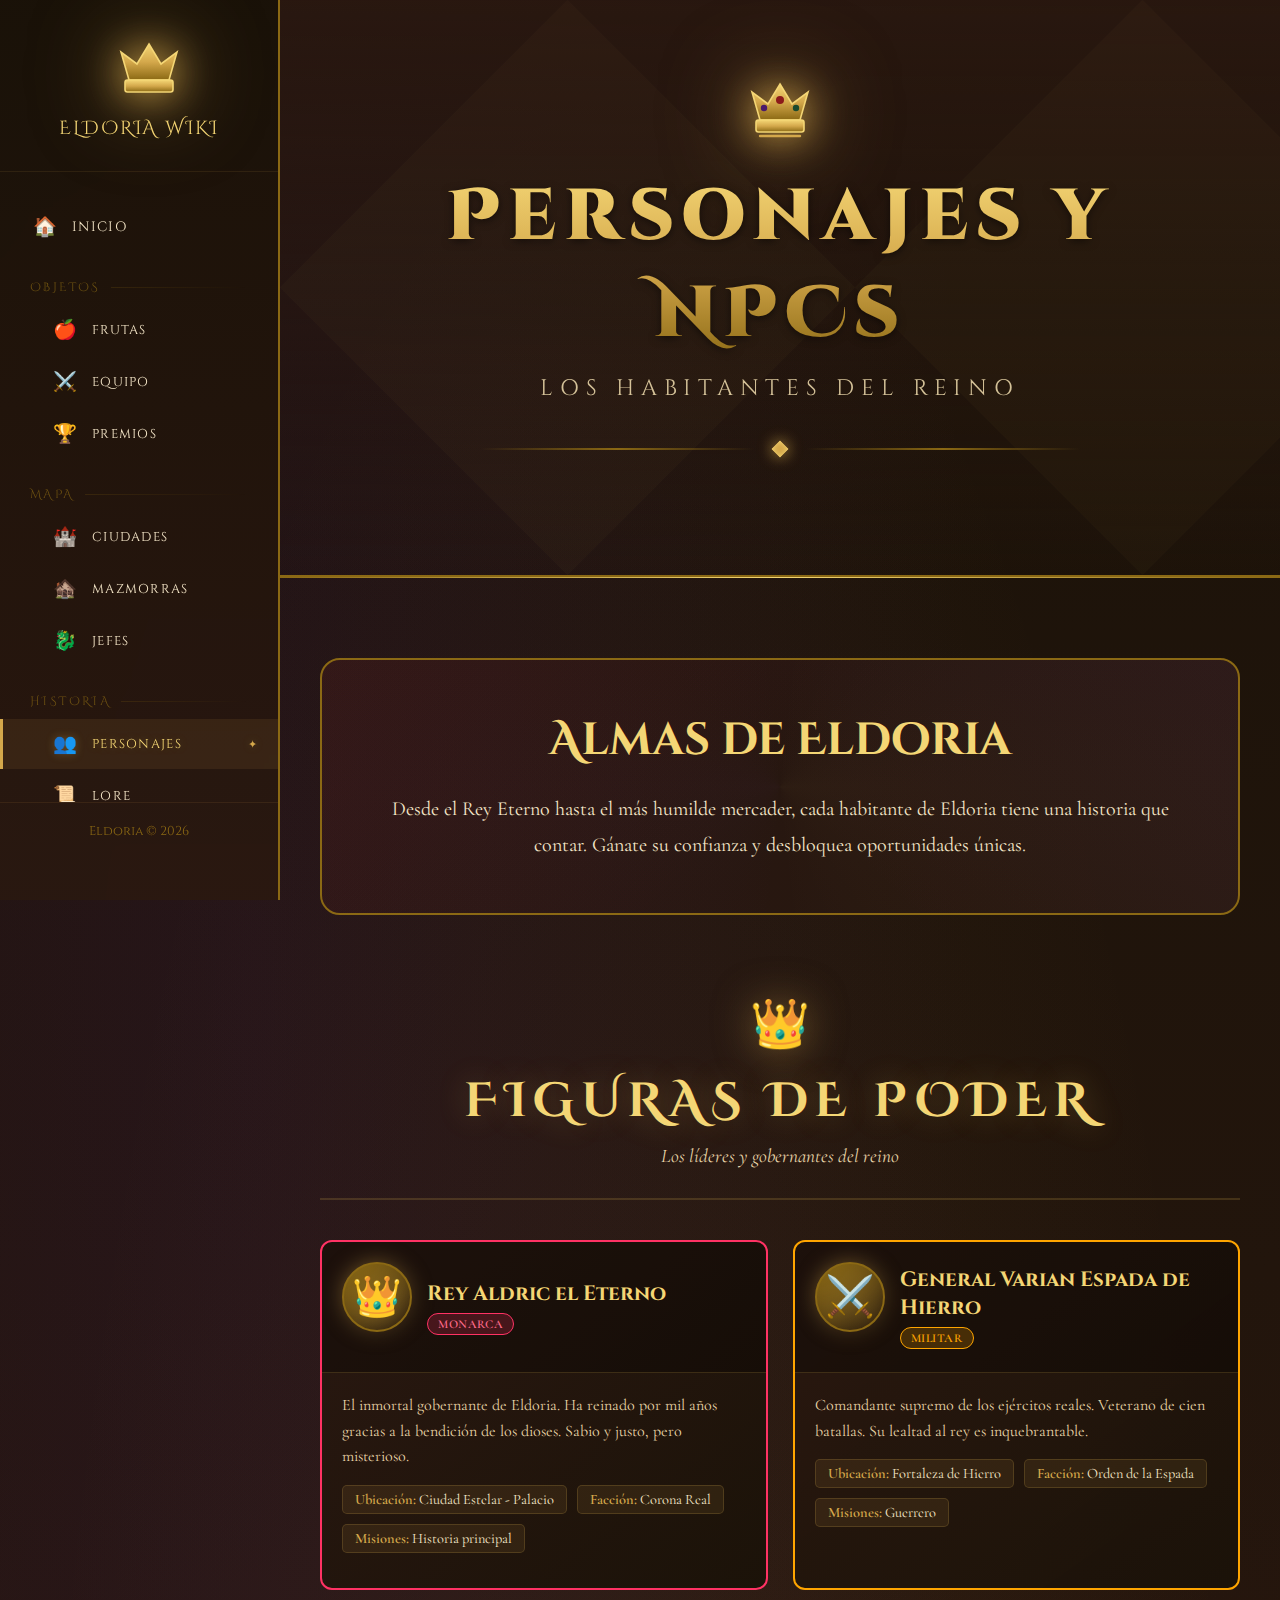
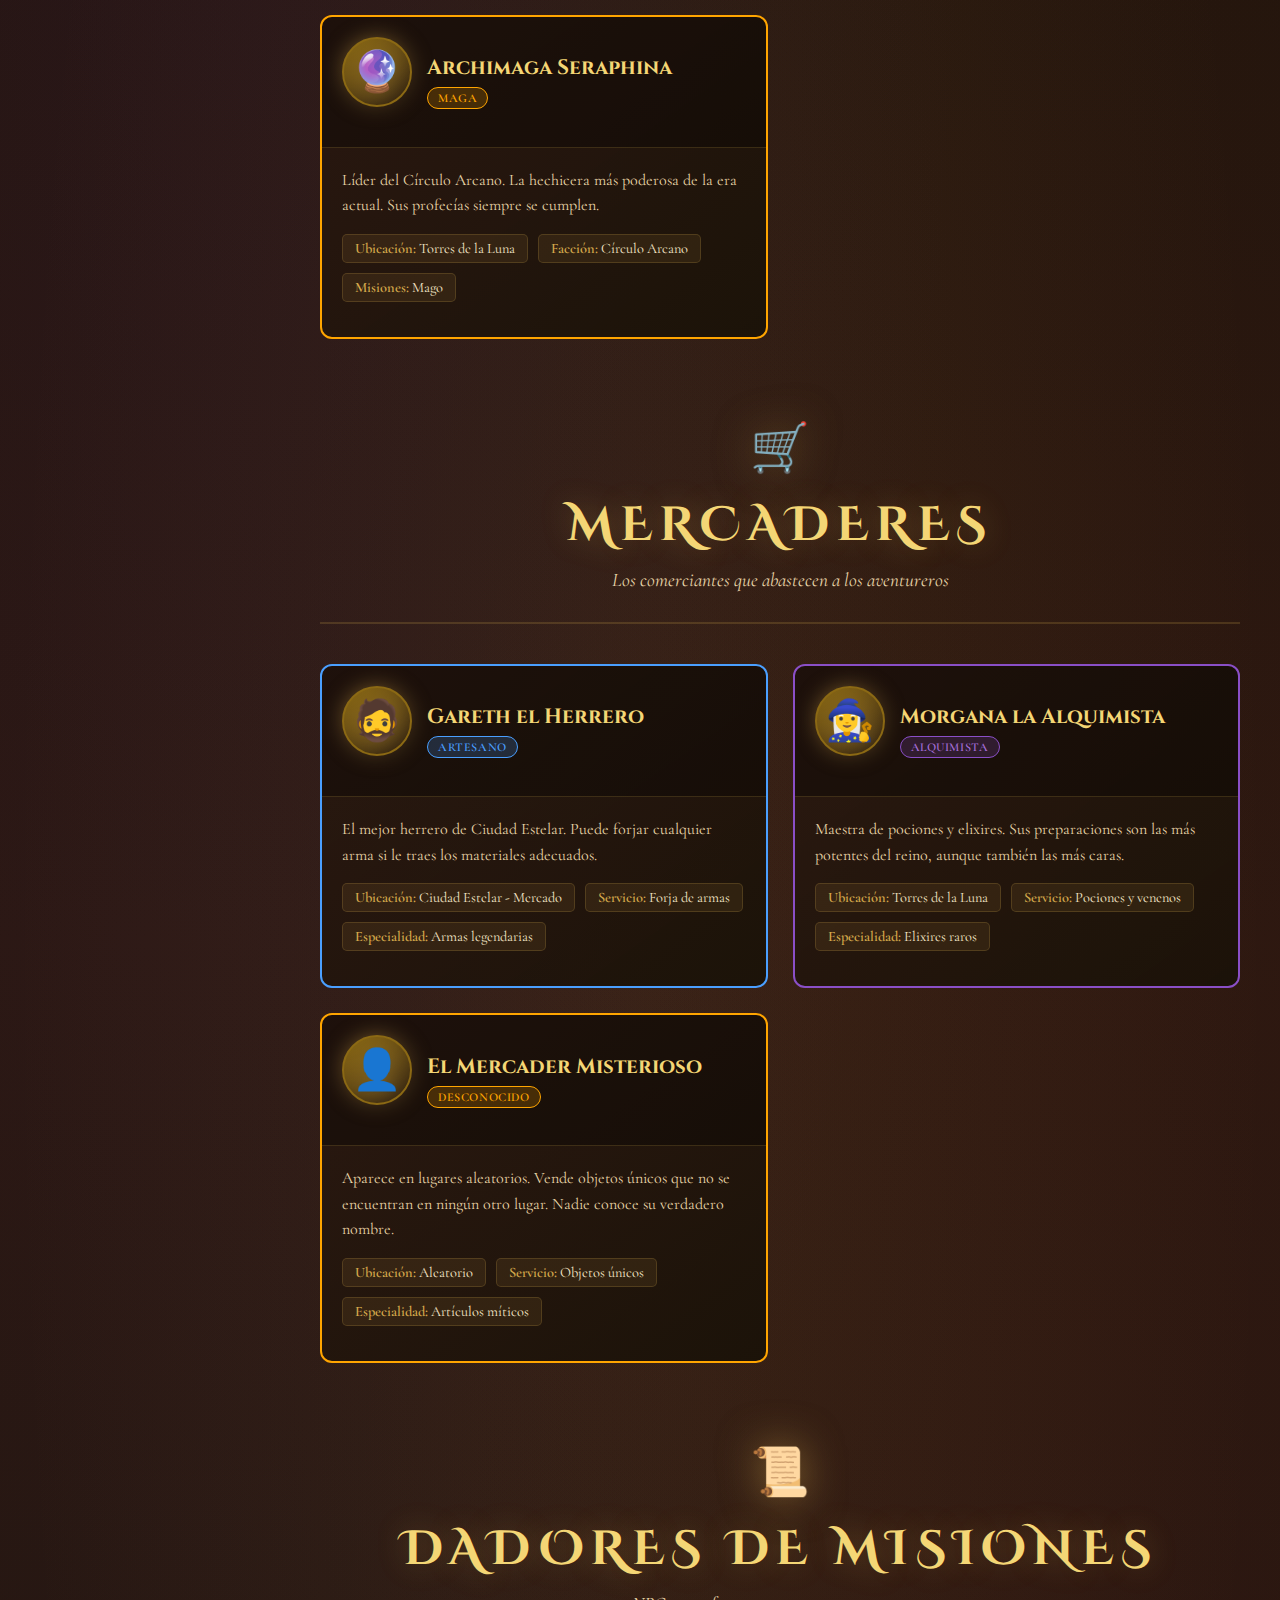
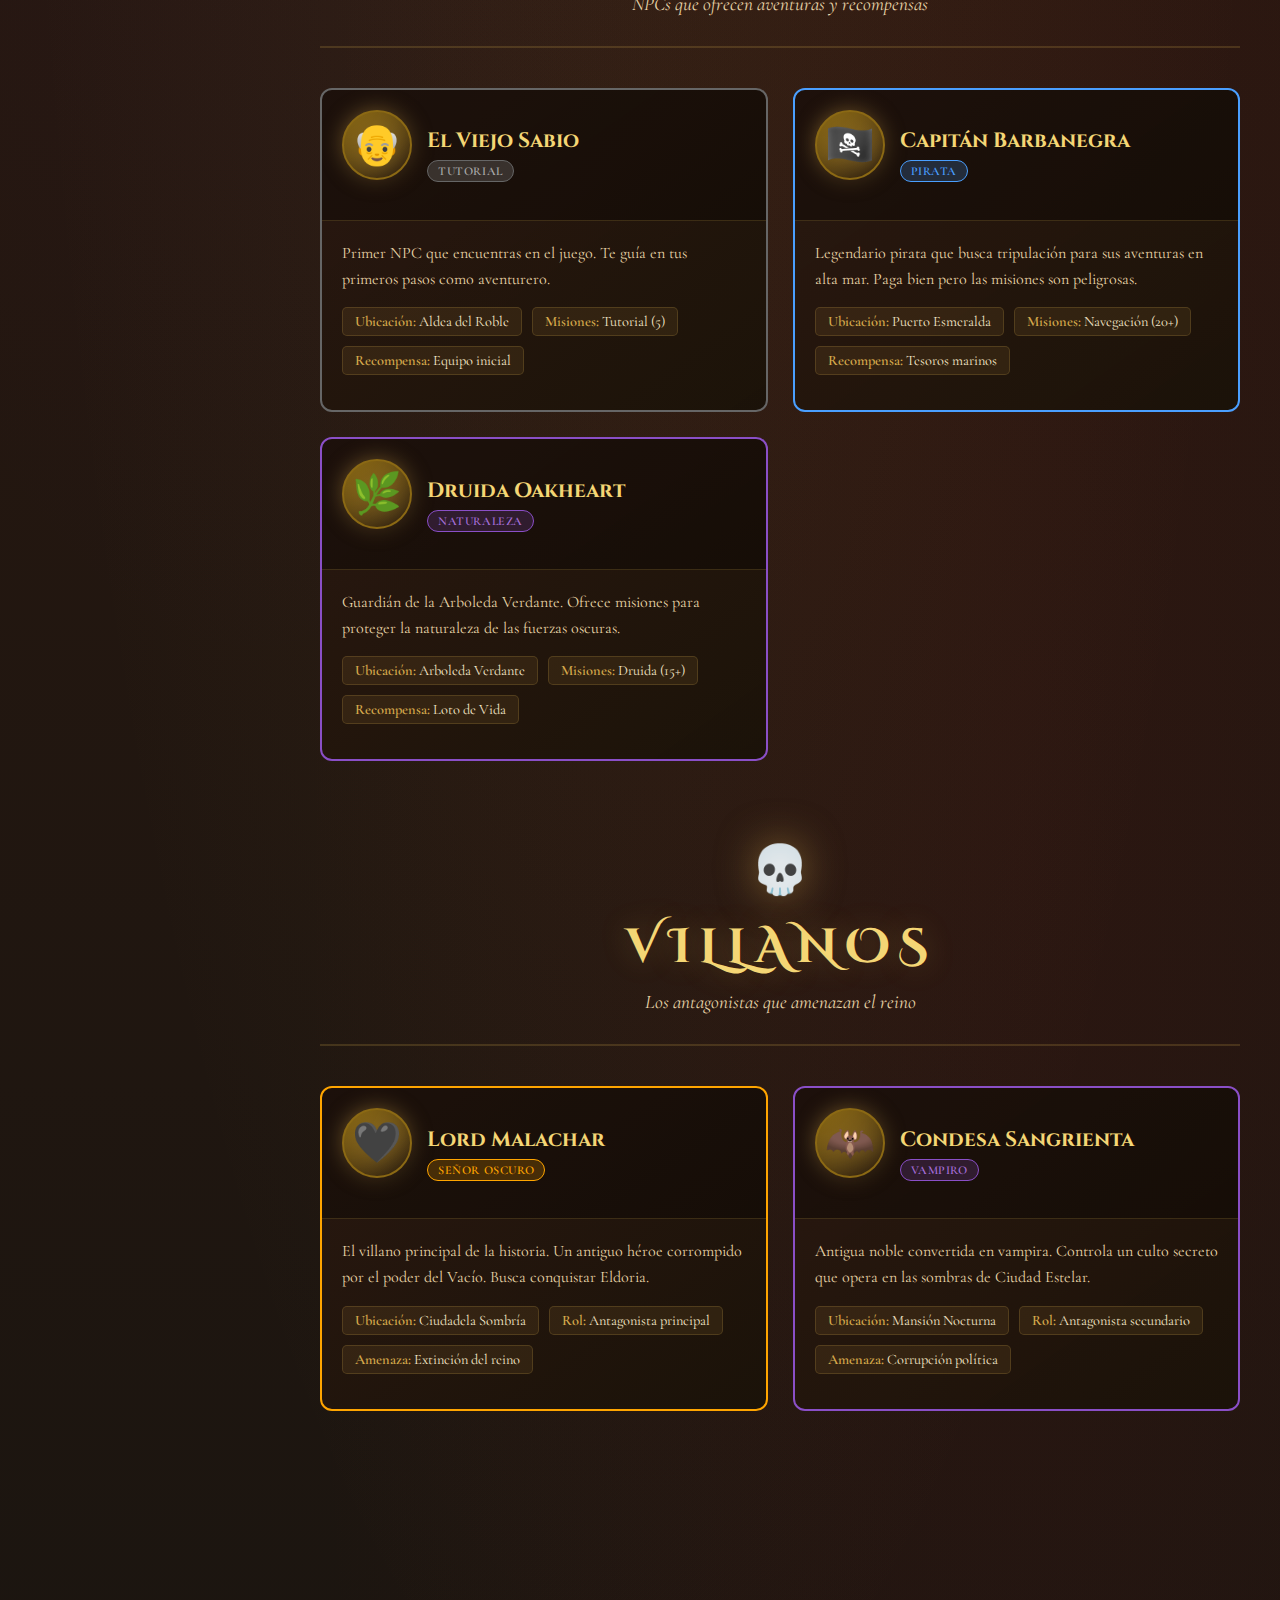
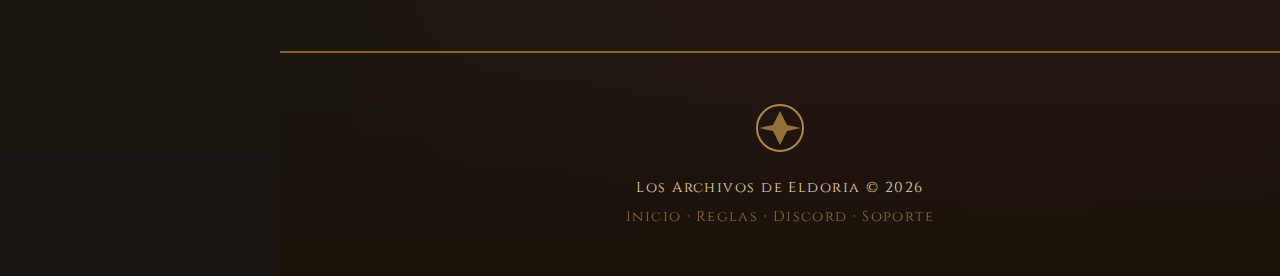
<file: sections/history/characters.html>
<!DOCTYPE html>
<html lang="es">

<head>
    <meta charset="UTF-8">
    <meta name="viewport" content="width=device-width, initial-scale=1.0">
    <meta name="description" content="Personajes de Eldoria - Conoce a los héroes, villanos y NPCs del reino.">
    <link rel="preconnect" href="https://fonts.googleapis.com">
    <link rel="preconnect" href="https://fonts.gstatic.com" crossorigin>
    <link
        href="https://fonts.googleapis.com/css2?family=Cinzel+Decorative:wght@400;700;900&family=Cinzel:wght@400;500;600;700&family=Cormorant+Garamond:ital,wght@0,400;0,500;0,600;1,400;1,500&display=swap"
        rel="stylesheet">
    <title>Personajes - Eldoria Wiki</title>
    <link rel="stylesheet" href="../../css/styles.css">
</head>

<body>
    <div class="particles" id="particles"></div>

    <header>
        <div class="logo-container">
            <a href="../../index.html" class="home-link">
                <svg class="crown-icon" viewBox="0 0 100 80" fill="none" xmlns="http://www.w3.org/2000/svg">
                    <defs>
                        <linearGradient id="goldGrad" x1="0%" y1="0%" x2="0%" y2="100%">
                            <stop offset="0%" stop-color="#f4d675" />
                            <stop offset="50%" stop-color="#d4a84b" />
                            <stop offset="100%" stop-color="#8b6914" />
                        </linearGradient>
                    </defs>
                    <path d="M50 5L65 30L85 15L75 50H25L15 15L35 30L50 5Z" fill="url(#goldGrad)" stroke="#f4d675"
                        stroke-width="2" />
                    <rect x="20" y="50" width="60" height="15" rx="3" fill="url(#goldGrad)" stroke="#f4d675"
                        stroke-width="2" />
                    <circle cx="50" cy="25" r="5" fill="#8b1a1a" />
                    <circle cx="30" cy="35" r="4" fill="#4a1a6b" />
                    <circle cx="70" cy="35" r="4" fill="#1a4a2e" />
                    <path d="M25 70H75" stroke="#d4a84b" stroke-width="3" stroke-linecap="round" />
                </svg>
            </a>
        </div>
        <h1>Personajes y NPCs</h1>
        <p class="subtitle">Los Habitantes del Reino</p>
        <div class="divider">
            <div class="divider-line"></div>
            <div class="divider-gem"></div>
            <div class="divider-line"></div>
        </div>
    </header>

    <aside class="sidebar">
        <div class="sidebar-header">
            <div class="sidebar-logo">
                <svg class="crown-icon" viewBox="0 0 100 80" fill="none" xmlns="http://www.w3.org/2000/svg">
                    <defs>
                        <linearGradient id="sidebarGoldGrad" x1="0%" y1="0%" x2="0%" y2="100%">
                            <stop offset="0%" stop-color="#f4d675" />
                            <stop offset="50%" stop-color="#d4a84b" />
                            <stop offset="100%" stop-color="#8b6914" />
                        </linearGradient>
                    </defs>
                    <path d="M50 5L65 30L85 15L75 50H25L15 15L35 30L50 5Z" fill="url(#sidebarGoldGrad)" stroke="#f4d675"
                        stroke-width="2" />
                    <rect x="20" y="50" width="60" height="15" rx="3" fill="url(#sidebarGoldGrad)" stroke="#f4d675"
                        stroke-width="2" />
                </svg>
            </div>
            <div class="sidebar-title">Eldoria Wiki</div>
        </div>
        <ul class="sidebar-menu">
            <li class="sidebar-item">
                <a href="../../index.html" class="sidebar-link">
                    <span class="sidebar-icon">🏠</span>
                    <span>Inicio</span>
                </a>
            </li>

            <li class="sidebar-section-header">Objetos</li>
            <li class="sidebar-item">
                <a href="../items/fruits.html" class="sidebar-link sidebar-link-sub">
                    <span class="sidebar-icon">🍎</span>
                    <span>Frutas</span>
                </a>
            </li>
            <li class="sidebar-item">
                <a href="../items/equipment.html" class="sidebar-link sidebar-link-sub">
                    <span class="sidebar-icon">⚔️</span>
                    <span>Equipo</span>
                </a>
            </li>
            <li class="sidebar-item">
                <a href="../items/rewards.html" class="sidebar-link sidebar-link-sub">
                    <span class="sidebar-icon">🏆</span>
                    <span>Premios</span>
                </a>
            </li>

            <li class="sidebar-section-header">Mapa</li>
            <li class="sidebar-item">
                <a href="../map/cities.html" class="sidebar-link sidebar-link-sub">
                    <span class="sidebar-icon">🏰</span>
                    <span>Ciudades</span>
                </a>
            </li>
            <li class="sidebar-item">
                <a href="../map/dungeons.html" class="sidebar-link sidebar-link-sub">
                    <span class="sidebar-icon">🏚️</span>
                    <span>Mazmorras</span>
                </a>
            </li>
            <li class="sidebar-item">
                <a href="../map/bossarenas.html" class="sidebar-link sidebar-link-sub">
                    <span class="sidebar-icon">🐉</span>
                    <span>Jefes</span>
                </a>
            </li>

            <li class="sidebar-section-header">Historia</li>
            <li class="sidebar-item">
                <a href="characters.html" class="sidebar-link sidebar-link-sub active">
                    <span class="sidebar-icon">👥</span>
                    <span>Personajes</span>
                </a>
            </li>
            <li class="sidebar-item">
                <a href="lore.html" class="sidebar-link sidebar-link-sub">
                    <span class="sidebar-icon">📜</span>
                    <span>Lore</span>
                </a>
            </li>
        </ul>
        <div class="sidebar-footer">
            <p>Eldoria &copy; 2026</p>
        </div>
    </aside>

    <main>
        <section class="welcome">
            <h2>Almas de Eldoria</h2>
            <p>Desde el Rey Eterno hasta el más humilde mercader, cada habitante de Eldoria tiene una historia que
                contar. Gánate su confianza y desbloquea oportunidades únicas.</p>
        </section>

        <!-- FIGURAS DE PODER -->
        <section class="category-section">
            <div class="category-header">
                <div class="category-icon">👑</div>
                <h2>Figuras de Poder</h2>
                <p class="category-desc">Los líderes y gobernantes del reino</p>
            </div>
            <div class="content-grid">
                <article class="content-card rarity-mythic">
                    <div class="card-header">
                        <span class="card-icon">👑</span>
                        <div class="card-title">
                            <h3>Rey Aldric el Eterno</h3>
                            <span class="rarity-tag">Monarca</span>
                        </div>
                    </div>
                    <div class="card-body">
                        <p class="card-description">El inmortal gobernante de Eldoria. Ha reinado por mil años gracias a
                            la bendición de los dioses. Sabio y justo, pero misterioso.</p>
                        <div class="card-stats">
                            <div class="stat"><span class="stat-label">Ubicación:</span> Ciudad Estelar - Palacio</div>
                            <div class="stat"><span class="stat-label">Facción:</span> Corona Real</div>
                            <div class="stat"><span class="stat-label">Misiones:</span> Historia principal</div>
                        </div>
                    </div>
                </article>

                <article class="content-card rarity-legendary">
                    <div class="card-header">
                        <span class="card-icon">⚔️</span>
                        <div class="card-title">
                            <h3>General Varian Espada de Hierro</h3>
                            <span class="rarity-tag">Militar</span>
                        </div>
                    </div>
                    <div class="card-body">
                        <p class="card-description">Comandante supremo de los ejércitos reales. Veterano de cien
                            batallas. Su lealtad al rey es inquebrantable.</p>
                        <div class="card-stats">
                            <div class="stat"><span class="stat-label">Ubicación:</span> Fortaleza de Hierro</div>
                            <div class="stat"><span class="stat-label">Facción:</span> Orden de la Espada</div>
                            <div class="stat"><span class="stat-label">Misiones:</span> Guerrero</div>
                        </div>
                    </div>
                </article>

                <article class="content-card rarity-legendary">
                    <div class="card-header">
                        <span class="card-icon">🔮</span>
                        <div class="card-title">
                            <h3>Archimaga Seraphina</h3>
                            <span class="rarity-tag">Maga</span>
                        </div>
                    </div>
                    <div class="card-body">
                        <p class="card-description">Líder del Círculo Arcano. La hechicera más poderosa de la era
                            actual. Sus profecías siempre se cumplen.</p>
                        <div class="card-stats">
                            <div class="stat"><span class="stat-label">Ubicación:</span> Torres de la Luna</div>
                            <div class="stat"><span class="stat-label">Facción:</span> Círculo Arcano</div>
                            <div class="stat"><span class="stat-label">Misiones:</span> Mago</div>
                        </div>
                    </div>
                </article>
            </div>
        </section>

        <!-- MERCADERES -->
        <section class="category-section">
            <div class="category-header">
                <div class="category-icon">🛒</div>
                <h2>Mercaderes</h2>
                <p class="category-desc">Los comerciantes que abastecen a los aventureros</p>
            </div>
            <div class="content-grid">
                <article class="content-card rarity-rare">
                    <div class="card-header">
                        <span class="card-icon">🧔</span>
                        <div class="card-title">
                            <h3>Gareth el Herrero</h3>
                            <span class="rarity-tag">Artesano</span>
                        </div>
                    </div>
                    <div class="card-body">
                        <p class="card-description">El mejor herrero de Ciudad Estelar. Puede forjar cualquier arma si
                            le traes los materiales adecuados.</p>
                        <div class="card-stats">
                            <div class="stat"><span class="stat-label">Ubicación:</span> Ciudad Estelar - Mercado</div>
                            <div class="stat"><span class="stat-label">Servicio:</span> Forja de armas</div>
                            <div class="stat"><span class="stat-label">Especialidad:</span> Armas legendarias</div>
                        </div>
                    </div>
                </article>

                <article class="content-card rarity-epic">
                    <div class="card-header">
                        <span class="card-icon">🧙‍♀️</span>
                        <div class="card-title">
                            <h3>Morgana la Alquimista</h3>
                            <span class="rarity-tag">Alquimista</span>
                        </div>
                    </div>
                    <div class="card-body">
                        <p class="card-description">Maestra de pociones y elixires. Sus preparaciones son las más
                            potentes del reino, aunque también las más caras.</p>
                        <div class="card-stats">
                            <div class="stat"><span class="stat-label">Ubicación:</span> Torres de la Luna</div>
                            <div class="stat"><span class="stat-label">Servicio:</span> Pociones y venenos</div>
                            <div class="stat"><span class="stat-label">Especialidad:</span> Elixires raros</div>
                        </div>
                    </div>
                </article>

                <article class="content-card rarity-legendary">
                    <div class="card-header">
                        <span class="card-icon">👤</span>
                        <div class="card-title">
                            <h3>El Mercader Misterioso</h3>
                            <span class="rarity-tag">Desconocido</span>
                        </div>
                    </div>
                    <div class="card-body">
                        <p class="card-description">Aparece en lugares aleatorios. Vende objetos únicos que no se
                            encuentran en ningún otro lugar. Nadie conoce su verdadero nombre.</p>
                        <div class="card-stats">
                            <div class="stat"><span class="stat-label">Ubicación:</span> Aleatorio</div>
                            <div class="stat"><span class="stat-label">Servicio:</span> Objetos únicos</div>
                            <div class="stat"><span class="stat-label">Especialidad:</span> Artículos míticos</div>
                        </div>
                    </div>
                </article>
            </div>
        </section>

        <!-- DADORES DE MISIONES -->
        <section class="category-section">
            <div class="category-header">
                <div class="category-icon">📜</div>
                <h2>Dadores de Misiones</h2>
                <p class="category-desc">NPCs que ofrecen aventuras y recompensas</p>
            </div>
            <div class="content-grid">
                <article class="content-card rarity-common">
                    <div class="card-header">
                        <span class="card-icon">👴</span>
                        <div class="card-title">
                            <h3>El Viejo Sabio</h3>
                            <span class="rarity-tag">Tutorial</span>
                        </div>
                    </div>
                    <div class="card-body">
                        <p class="card-description">Primer NPC que encuentras en el juego. Te guía en tus primeros pasos
                            como aventurero.</p>
                        <div class="card-stats">
                            <div class="stat"><span class="stat-label">Ubicación:</span> Aldea del Roble</div>
                            <div class="stat"><span class="stat-label">Misiones:</span> Tutorial (5)</div>
                            <div class="stat"><span class="stat-label">Recompensa:</span> Equipo inicial</div>
                        </div>
                    </div>
                </article>

                <article class="content-card rarity-rare">
                    <div class="card-header">
                        <span class="card-icon">🏴‍☠️</span>
                        <div class="card-title">
                            <h3>Capitán Barbanegra</h3>
                            <span class="rarity-tag">Pirata</span>
                        </div>
                    </div>
                    <div class="card-body">
                        <p class="card-description">Legendario pirata que busca tripulación para sus aventuras en alta
                            mar. Paga bien pero las misiones son peligrosas.</p>
                        <div class="card-stats">
                            <div class="stat"><span class="stat-label">Ubicación:</span> Puerto Esmeralda</div>
                            <div class="stat"><span class="stat-label">Misiones:</span> Navegación (20+)</div>
                            <div class="stat"><span class="stat-label">Recompensa:</span> Tesoros marinos</div>
                        </div>
                    </div>
                </article>

                <article class="content-card rarity-epic">
                    <div class="card-header">
                        <span class="card-icon">🌿</span>
                        <div class="card-title">
                            <h3>Druida Oakheart</h3>
                            <span class="rarity-tag">Naturaleza</span>
                        </div>
                    </div>
                    <div class="card-body">
                        <p class="card-description">Guardián de la Arboleda Verdante. Ofrece misiones para proteger la
                            naturaleza de las fuerzas oscuras.</p>
                        <div class="card-stats">
                            <div class="stat"><span class="stat-label">Ubicación:</span> Arboleda Verdante</div>
                            <div class="stat"><span class="stat-label">Misiones:</span> Druida (15+)</div>
                            <div class="stat"><span class="stat-label">Recompensa:</span> Loto de Vida</div>
                        </div>
                    </div>
                </article>
            </div>
        </section>

        <!-- VILLANOS -->
        <section class="category-section">
            <div class="category-header">
                <div class="category-icon">💀</div>
                <h2>Villanos</h2>
                <p class="category-desc">Los antagonistas que amenazan el reino</p>
            </div>
            <div class="content-grid">
                <article class="content-card rarity-legendary">
                    <div class="card-header">
                        <span class="card-icon">🖤</span>
                        <div class="card-title">
                            <h3>Lord Malachar</h3>
                            <span class="rarity-tag">Señor Oscuro</span>
                        </div>
                    </div>
                    <div class="card-body">
                        <p class="card-description">El villano principal de la historia. Un antiguo héroe corrompido por
                            el poder del Vacío. Busca conquistar Eldoria.</p>
                        <div class="card-stats">
                            <div class="stat"><span class="stat-label">Ubicación:</span> Ciudadela Sombría</div>
                            <div class="stat"><span class="stat-label">Rol:</span> Antagonista principal</div>
                            <div class="stat"><span class="stat-label">Amenaza:</span> Extinción del reino</div>
                        </div>
                    </div>
                </article>

                <article class="content-card rarity-epic">
                    <div class="card-header">
                        <span class="card-icon">🦇</span>
                        <div class="card-title">
                            <h3>Condesa Sangrienta</h3>
                            <span class="rarity-tag">Vampiro</span>
                        </div>
                    </div>
                    <div class="card-body">
                        <p class="card-description">Antigua noble convertida en vampira. Controla un culto secreto que
                            opera en las sombras de Ciudad Estelar.</p>
                        <div class="card-stats">
                            <div class="stat"><span class="stat-label">Ubicación:</span> Mansión Nocturna</div>
                            <div class="stat"><span class="stat-label">Rol:</span> Antagonista secundario</div>
                            <div class="stat"><span class="stat-label">Amenaza:</span> Corrupción política</div>
                        </div>
                    </div>
                </article>
            </div>
        </section>
    </main>

    <footer>
        <svg class="footer-emblem" viewBox="0 0 50 50" fill="none" xmlns="http://www.w3.org/2000/svg">
            <circle cx="25" cy="25" r="23" stroke="#d4a84b" stroke-width="2" fill="none" />
            <path d="M25 8L32 22L46 25L32 28L25 42L18 28L4 25L18 22L25 8Z" fill="#d4a84b" opacity="0.8" />
        </svg>
        <p>Los Archivos de Eldoria &copy; 2026</p>
        <p style="margin-top: 10px; opacity: 0.6;">
            <a href="../../index.html">Inicio</a> · <a href="#">Reglas</a> · <a href="#">Discord</a> · <a
                href="#">Soporte</a>
        </p>
    </footer>

    <script src="../../js/script.js"></script>
</body>

</html>
</file>
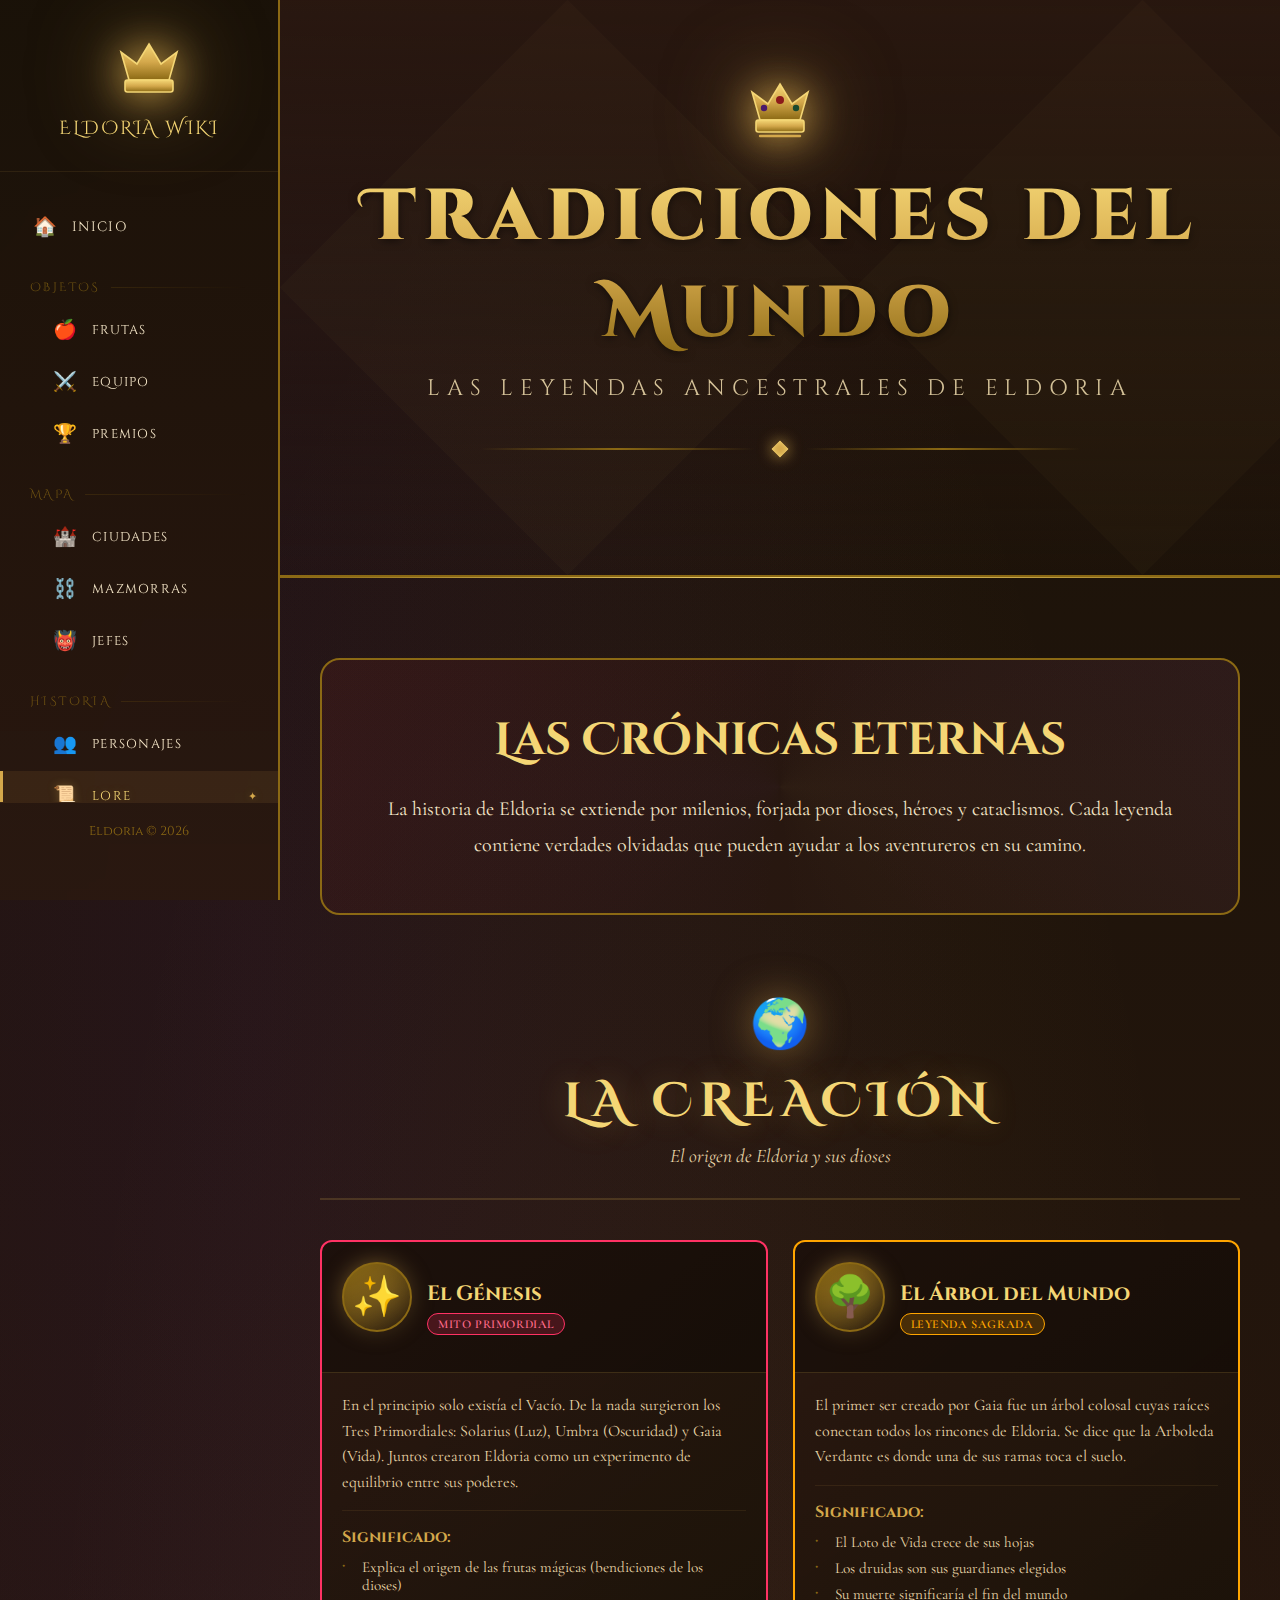
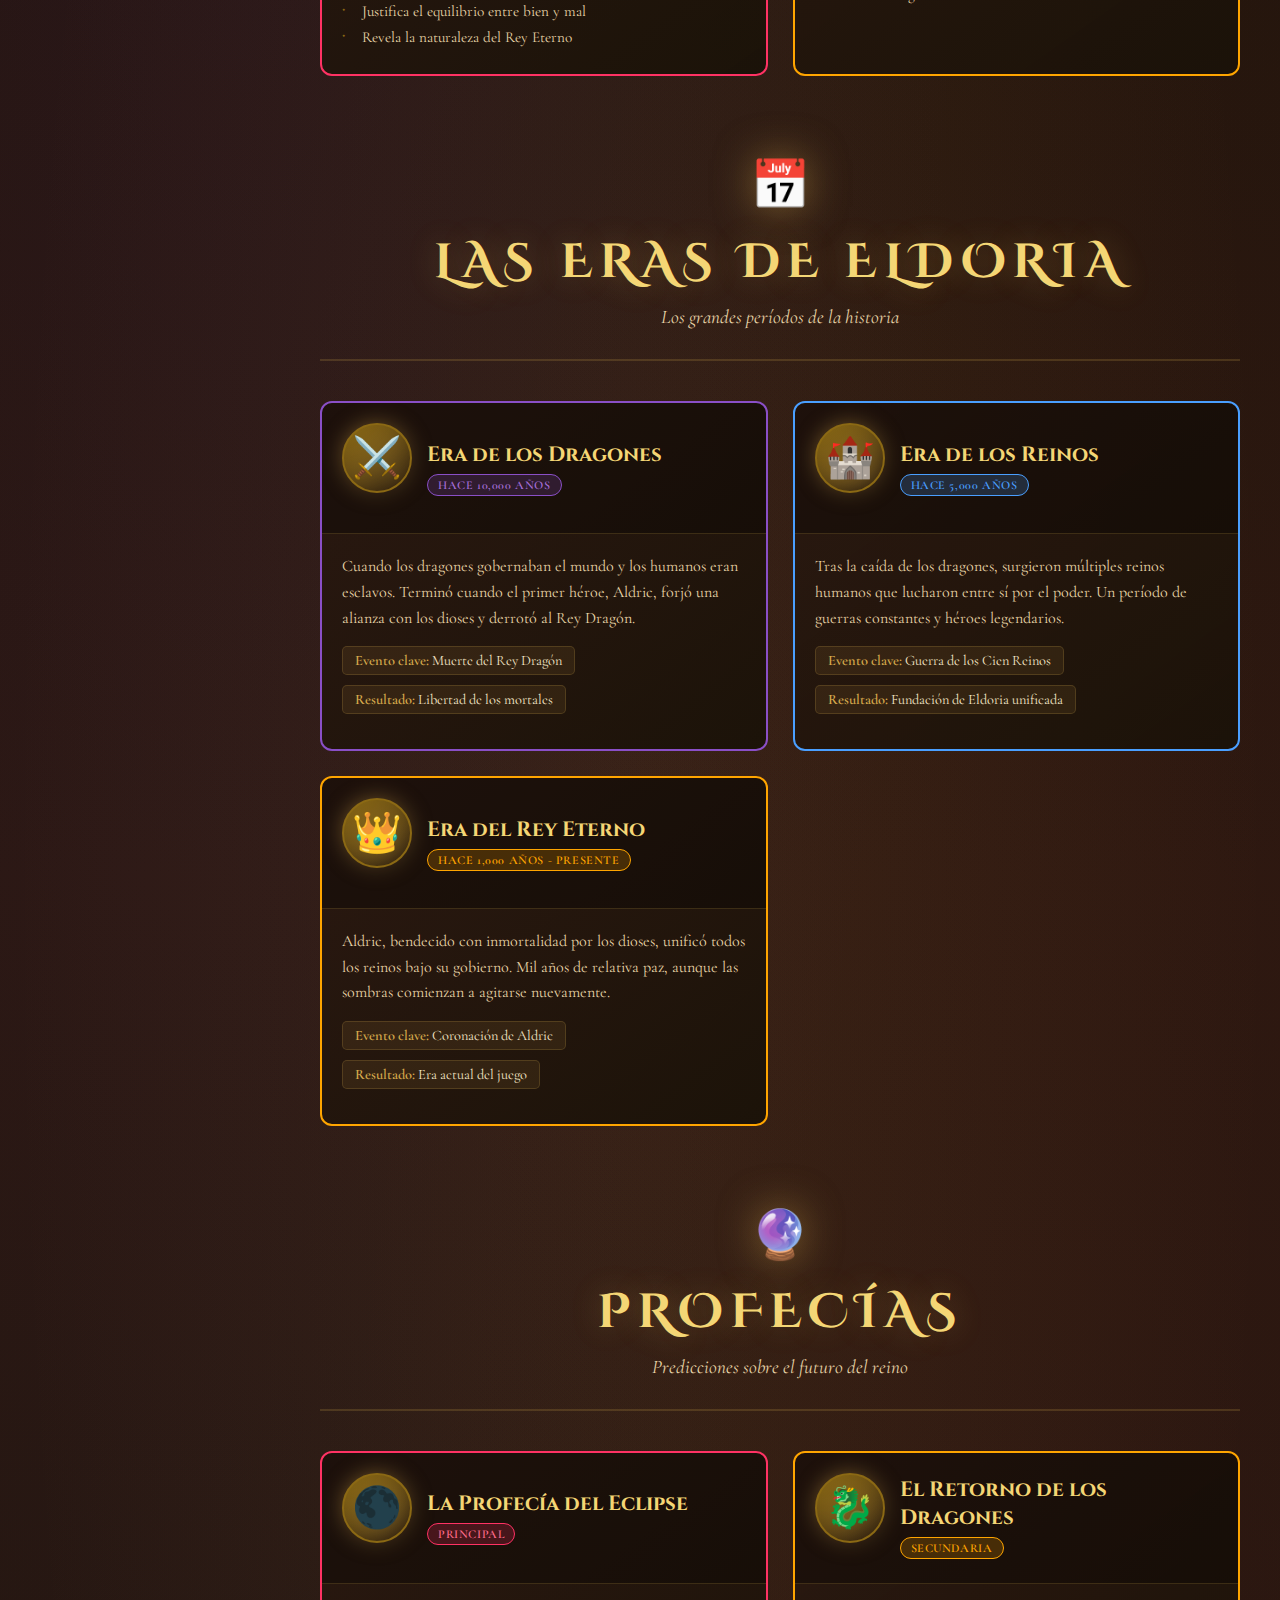
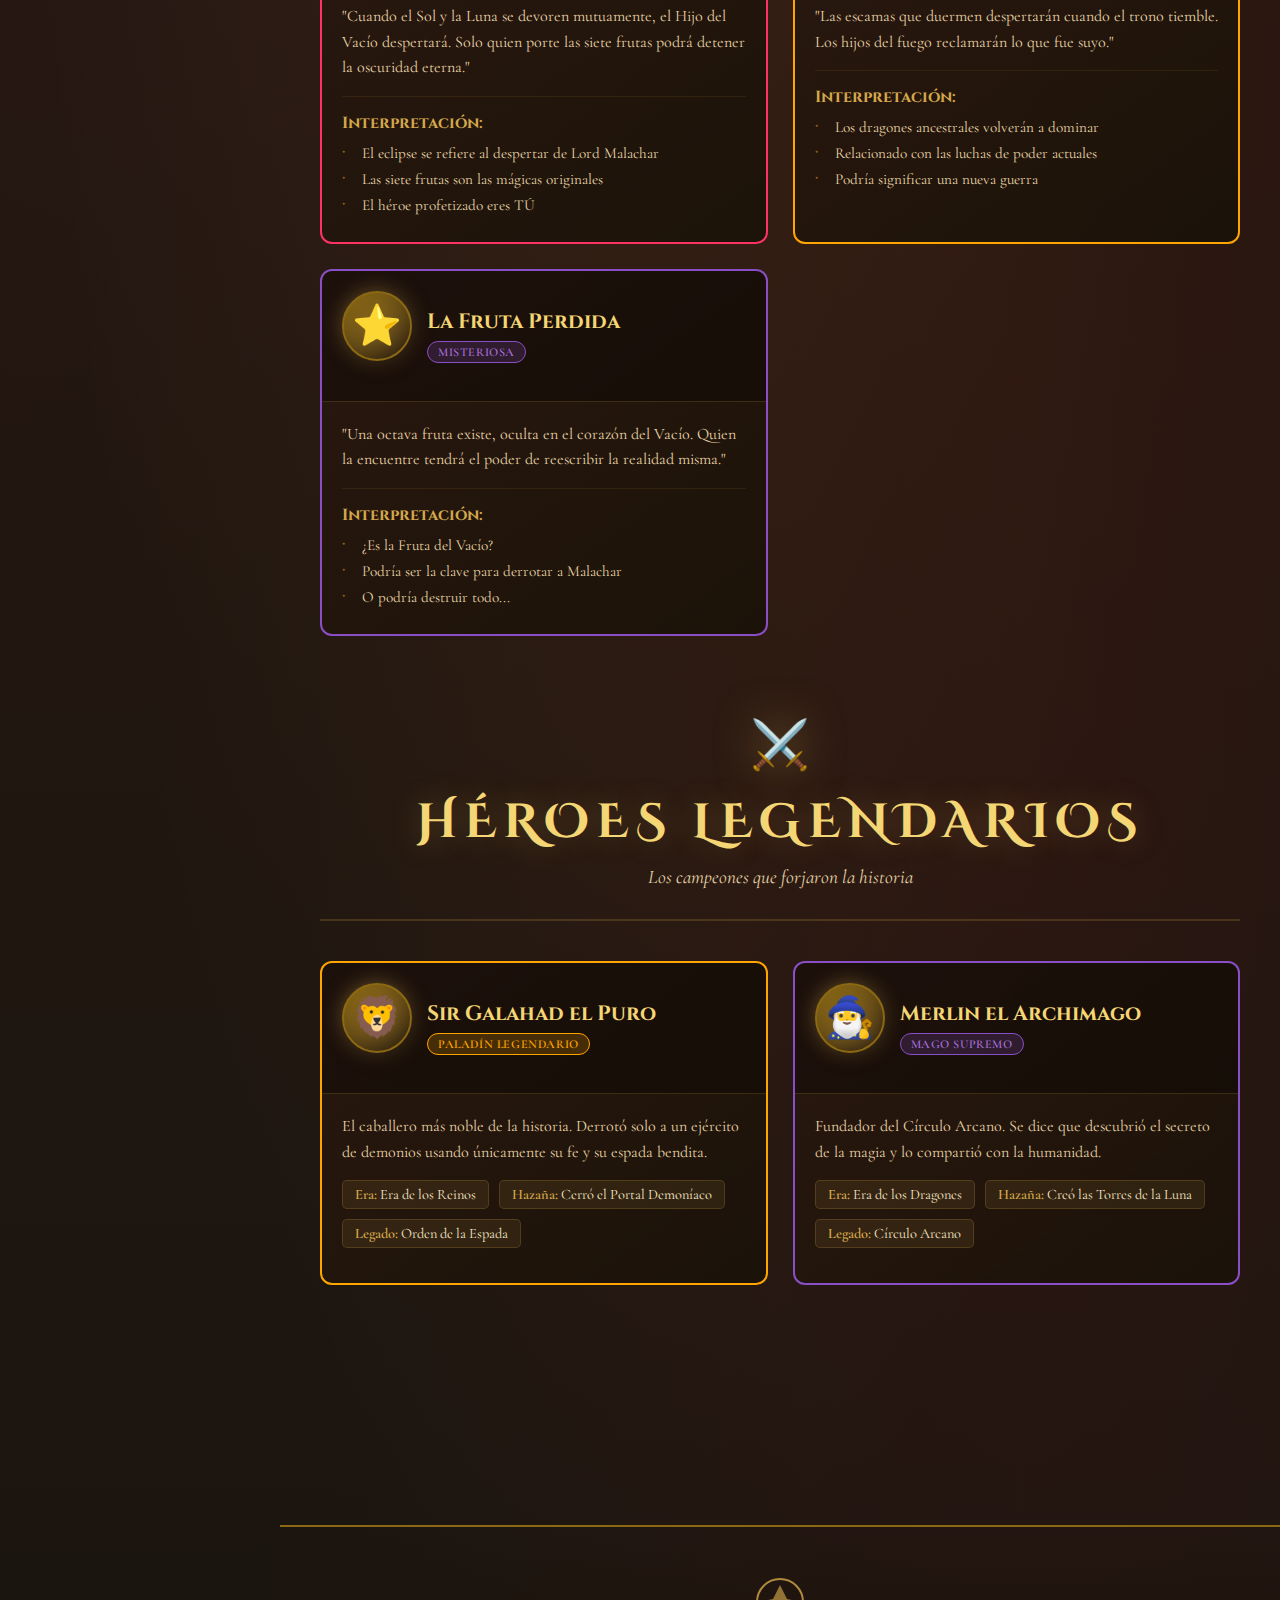
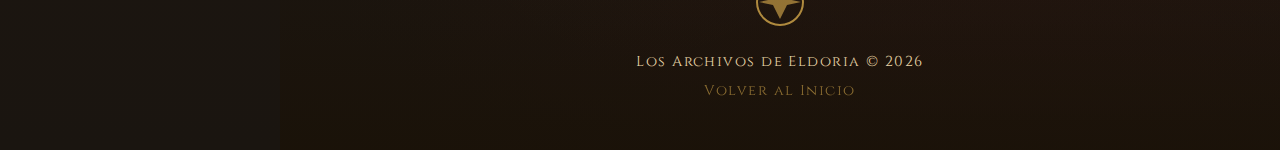
<file: sections/history/lore.html>
<!DOCTYPE html>
<html lang="es">

<head>
    <meta charset="UTF-8">
    <meta name="viewport" content="width=device-width, initial-scale=1.0">
    <meta name="description" content="Tradiciones y Leyendas de Eldoria - La historia y mitología del reino.">
    <link rel="preconnect" href="https://fonts.googleapis.com">
    <link rel="preconnect" href="https://fonts.gstatic.com" crossorigin>
    <link
        href="https://fonts.googleapis.com/css2?family=Cinzel+Decorative:wght@400;700;900&family=Cinzel:wght@400;500;600;700&family=Cormorant+Garamond:ital,wght@0,400;0,500;0,600;1,400;1,500&display=swap"
        rel="stylesheet">
    <title>Tradiciones y Leyendas - Eldoria Wiki</title>
    <link rel="stylesheet" href="../../css/styles.css">
</head>

<body>
    <div class="particles" id="particles"></div>

    <header>
        <div class="logo-container">
            <a href="../../index.html" class="home-link">
                <svg class="crown-icon" viewBox="0 0 100 80" fill="none" xmlns="http://www.w3.org/2000/svg">
                    <defs>
                        <linearGradient id="goldGrad" x1="0%" y1="0%" x2="0%" y2="100%">
                            <stop offset="0%" stop-color="#f4d675" />
                            <stop offset="50%" stop-color="#d4a84b" />
                            <stop offset="100%" stop-color="#8b6914" />
                        </linearGradient>
                    </defs>
                    <path d="M50 5L65 30L85 15L75 50H25L15 15L35 30L50 5Z" fill="url(#goldGrad)" stroke="#f4d675"
                        stroke-width="2" />
                    <rect x="20" y="50" width="60" height="15" rx="3" fill="url(#goldGrad)" stroke="#f4d675"
                        stroke-width="2" />
                    <circle cx="50" cy="25" r="5" fill="#8b1a1a" />
                    <circle cx="30" cy="35" r="4" fill="#4a1a6b" />
                    <circle cx="70" cy="35" r="4" fill="#1a4a2e" />
                    <path d="M25 70H75" stroke="#d4a84b" stroke-width="3" stroke-linecap="round" />
                </svg>
            </a>
        </div>
        <h1>Tradiciones del Mundo</h1>
        <p class="subtitle">Las Leyendas Ancestrales de Eldoria</p>
        <div class="divider">
            <div class="divider-line"></div>
            <div class="divider-gem"></div>
            <div class="divider-line"></div>
        </div>
    </header>

    <aside class="sidebar">
        <div class="sidebar-header">
            <div class="sidebar-logo">
                <svg class="crown-icon" viewBox="0 0 100 80" fill="none" xmlns="http://www.w3.org/2000/svg">
                    <defs>
                        <linearGradient id="sidebarGoldGrad" x1="0%" y1="0%" x2="0%" y2="100%">
                            <stop offset="0%" stop-color="#f4d675" />
                            <stop offset="50%" stop-color="#d4a84b" />
                            <stop offset="100%" stop-color="#8b6914" />
                        </linearGradient>
                    </defs>
                    <path d="M50 5L65 30L85 15L75 50H25L15 15L35 30L50 5Z" fill="url(#sidebarGoldGrad)" stroke="#f4d675"
                        stroke-width="2" />
                    <rect x="20" y="50" width="60" height="15" rx="3" fill="url(#sidebarGoldGrad)" stroke="#f4d675"
                        stroke-width="2" />
                </svg>
            </div>
            <div class="sidebar-title">Eldoria Wiki</div>
        </div>
        <ul class="sidebar-menu">
            <li class="sidebar-item">
                <a href="../../index.html" class="sidebar-link">
                    <span class="sidebar-icon">🏠</span>
                    <span>Inicio</span>
                </a>
            </li>

            <li class="sidebar-section-header">Objetos</li>
            <li class="sidebar-item">
                <a href="../items/fruits.html" class="sidebar-link sidebar-link-sub">
                    <span class="sidebar-icon">🍎</span>
                    <span>Frutas</span>
                </a>
            </li>
            <li class="sidebar-item">
                <a href="../items/equipment.html" class="sidebar-link sidebar-link-sub">
                    <span class="sidebar-icon">⚔️</span>
                    <span>Equipo</span>
                </a>
            </li>
            <li class="sidebar-item">
                <a href="../items/rewards.html" class="sidebar-link sidebar-link-sub">
                    <span class="sidebar-icon">🏆</span>
                    <span>Premios</span>
                </a>
            </li>

            <li class="sidebar-section-header">Mapa</li>
            <li class="sidebar-item">
                <a href="../map/cities.html" class="sidebar-link sidebar-link-sub">
                    <span class="sidebar-icon">🏰</span>
                    <span>Ciudades</span>
                </a>
            </li>
            <li class="sidebar-item">
                <a href="../map/dungeons.html" class="sidebar-link sidebar-link-sub">
                    <span class="sidebar-icon">⛓️</span>
                    <span>Mazmorras</span>
                </a>
            </li>
            <li class="sidebar-item">
                <a href="../map/bossarenas.html" class="sidebar-link sidebar-link-sub">
                    <span class="sidebar-icon">👹</span>
                    <span>Jefes</span>
                </a>
            </li>

            <li class="sidebar-section-header">Historia</li>
            <li class="sidebar-item">
                <a href="characters.html" class="sidebar-link sidebar-link-sub">
                    <span class="sidebar-icon">👥</span>
                    <span>Personajes</span>
                </a>
            </li>
            <li class="sidebar-item">
                <a href="lore.html" class="sidebar-link sidebar-link-sub active">
                    <span class="sidebar-icon">📜</span>
                    <span>Lore</span>
                </a>
            </li>
        </ul>
        <div class="sidebar-footer">
            <p>Eldoria &copy; 2026</p>
        </div>
    </aside>

    <main>
        <section class="welcome">
            <h2>Las Crónicas Eternas</h2>
            <p>La historia de Eldoria se extiende por milenios, forjada por dioses, héroes y cataclismos. Cada leyenda
                contiene verdades olvidadas que pueden ayudar a los aventureros en su camino.</p>
        </section>

        <!-- CREACIÓN DEL MUNDO -->
        <section class="category-section">
            <div class="category-header">
                <div class="category-icon">🌍</div>
                <h2>La Creación</h2>
                <p class="category-desc">El origen de Eldoria y sus dioses</p>
            </div>
            <div class="content-grid">
                <article class="content-card rarity-mythic">
                    <div class="card-header">
                        <span class="card-icon">✨</span>
                        <div class="card-title">
                            <h3>El Génesis</h3>
                            <span class="rarity-tag">Mito Primordial</span>
                        </div>
                    </div>
                    <div class="card-body">
                        <p class="card-description">En el principio solo existía el Vacío. De la nada surgieron los Tres
                            Primordiales: Solarius (Luz), Umbra (Oscuridad) y Gaia (Vida). Juntos crearon Eldoria como
                            un experimento de equilibrio entre sus poderes.</p>
                        <div class="card-abilities">
                            <h4>Significado:</h4>
                            <ul>
                                <li>Explica el origen de las frutas mágicas (bendiciones de los dioses)</li>
                                <li>Justifica el equilibrio entre bien y mal</li>
                                <li>Revela la naturaleza del Rey Eterno</li>
                            </ul>
                        </div>
                    </div>
                </article>

                <article class="content-card rarity-legendary">
                    <div class="card-header">
                        <span class="card-icon">🌳</span>
                        <div class="card-title">
                            <h3>El Árbol del Mundo</h3>
                            <span class="rarity-tag">Leyenda Sagrada</span>
                        </div>
                    </div>
                    <div class="card-body">
                        <p class="card-description">El primer ser creado por Gaia fue un árbol colosal cuyas raíces
                            conectan todos los rincones de Eldoria. Se dice que la Arboleda Verdante es donde una de sus
                            ramas toca el suelo.</p>
                        <div class="card-abilities">
                            <h4>Significado:</h4>
                            <ul>
                                <li>El Loto de Vida crece de sus hojas</li>
                                <li>Los druidas son sus guardianes elegidos</li>
                                <li>Su muerte significaría el fin del mundo</li>
                            </ul>
                        </div>
                    </div>
                </article>
            </div>
        </section>

        <!-- ERAS HISTÓRICAS -->
        <section class="category-section">
            <div class="category-header">
                <div class="category-icon">📅</div>
                <h2>Las Eras de Eldoria</h2>
                <p class="category-desc">Los grandes períodos de la historia</p>
            </div>
            <div class="content-grid">
                <article class="content-card rarity-epic">
                    <div class="card-header">
                        <span class="card-icon">⚔️</span>
                        <div class="card-title">
                            <h3>Era de los Dragones</h3>
                            <span class="rarity-tag">Hace 10,000 años</span>
                        </div>
                    </div>
                    <div class="card-body">
                        <p class="card-description">Cuando los dragones gobernaban el mundo y los humanos eran esclavos.
                            Terminó cuando el primer héroe, Aldric, forjó una alianza con los dioses y derrotó al Rey
                            Dragón.</p>
                        <div class="card-stats">
                            <div class="stat"><span class="stat-label">Evento clave:</span> Muerte del Rey Dragón</div>
                            <div class="stat"><span class="stat-label">Resultado:</span> Libertad de los mortales</div>
                        </div>
                    </div>
                </article>

                <article class="content-card rarity-rare">
                    <div class="card-header">
                        <span class="card-icon">🏰</span>
                        <div class="card-title">
                            <h3>Era de los Reinos</h3>
                            <span class="rarity-tag">Hace 5,000 años</span>
                        </div>
                    </div>
                    <div class="card-body">
                        <p class="card-description">Tras la caída de los dragones, surgieron múltiples reinos humanos
                            que lucharon entre sí por el poder. Un período de guerras constantes y héroes legendarios.
                        </p>
                        <div class="card-stats">
                            <div class="stat"><span class="stat-label">Evento clave:</span> Guerra de los Cien Reinos
                            </div>
                            <div class="stat"><span class="stat-label">Resultado:</span> Fundación de Eldoria unificada
                            </div>
                        </div>
                    </div>
                </article>

                <article class="content-card rarity-legendary">
                    <div class="card-header">
                        <span class="card-icon">👑</span>
                        <div class="card-title">
                            <h3>Era del Rey Eterno</h3>
                            <span class="rarity-tag">Hace 1,000 años - Presente</span>
                        </div>
                    </div>
                    <div class="card-body">
                        <p class="card-description">Aldric, bendecido con inmortalidad por los dioses, unificó todos los
                            reinos bajo su gobierno. Mil años de relativa paz, aunque las sombras comienzan a agitarse
                            nuevamente.</p>
                        <div class="card-stats">
                            <div class="stat"><span class="stat-label">Evento clave:</span> Coronación de Aldric</div>
                            <div class="stat"><span class="stat-label">Resultado:</span> Era actual del juego</div>
                        </div>
                    </div>
                </article>
            </div>
        </section>

        <!-- PROFECÍAS -->
        <section class="category-section">
            <div class="category-header">
                <div class="category-icon">🔮</div>
                <h2>Profecías</h2>
                <p class="category-desc">Predicciones sobre el futuro del reino</p>
            </div>
            <div class="content-grid">
                <article class="content-card rarity-mythic">
                    <div class="card-header">
                        <span class="card-icon">🌑</span>
                        <div class="card-title">
                            <h3>La Profecía del Eclipse</h3>
                            <span class="rarity-tag">Principal</span>
                        </div>
                    </div>
                    <div class="card-body">
                        <p class="card-description">"Cuando el Sol y la Luna se devoren mutuamente, el Hijo del Vacío
                            despertará. Solo quien porte las siete frutas podrá detener la oscuridad eterna."</p>
                        <div class="card-abilities">
                            <h4>Interpretación:</h4>
                            <ul>
                                <li>El eclipse se refiere al despertar de Lord Malachar</li>
                                <li>Las siete frutas son las mágicas originales</li>
                                <li>El héroe profetizado eres TÚ</li>
                            </ul>
                        </div>
                    </div>
                </article>

                <article class="content-card rarity-legendary">
                    <div class="card-header">
                        <span class="card-icon">🐉</span>
                        <div class="card-title">
                            <h3>El Retorno de los Dragones</h3>
                            <span class="rarity-tag">Secundaria</span>
                        </div>
                    </div>
                    <div class="card-body">
                        <p class="card-description">"Las escamas que duermen despertarán cuando el trono tiemble. Los
                            hijos del fuego reclamarán lo que fue suyo."</p>
                        <div class="card-abilities">
                            <h4>Interpretación:</h4>
                            <ul>
                                <li>Los dragones ancestrales volverán a dominar</li>
                                <li>Relacionado con las luchas de poder actuales</li>
                                <li>Podría significar una nueva guerra</li>
                            </ul>
                        </div>
                    </div>
                </article>

                <article class="content-card rarity-epic">
                    <div class="card-header">
                        <span class="card-icon">⭐</span>
                        <div class="card-title">
                            <h3>La Fruta Perdida</h3>
                            <span class="rarity-tag">Misteriosa</span>
                        </div>
                    </div>
                    <div class="card-body">
                        <p class="card-description">"Una octava fruta existe, oculta en el corazón del Vacío. Quien la
                            encuentre tendrá el poder de reescribir la realidad misma."</p>
                        <div class="card-abilities">
                            <h4>Interpretación:</h4>
                            <ul>
                                <li>¿Es la Fruta del Vacío?</li>
                                <li>Podría ser la clave para derrotar a Malachar</li>
                                <li>O podría destruir todo...</li>
                            </ul>
                        </div>
                    </div>
                </article>
            </div>
        </section>

        <!-- LEYENDAS DE HÉROES -->
        <section class="category-section">
            <div class="category-header">
                <div class="category-icon">⚔️</div>
                <h2>Héroes Legendarios</h2>
                <p class="category-desc">Los campeones que forjaron la historia</p>
            </div>
            <div class="content-grid">
                <article class="content-card rarity-legendary">
                    <div class="card-header">
                        <span class="card-icon">🦁</span>
                        <div class="card-title">
                            <h3>Sir Galahad el Puro</h3>
                            <span class="rarity-tag">Paladín Legendario</span>
                        </div>
                    </div>
                    <div class="card-body">
                        <p class="card-description">El caballero más noble de la historia. Derrotó solo a un ejército de
                            demonios usando únicamente su fe y su espada bendita.</p>
                        <div class="card-stats">
                            <div class="stat"><span class="stat-label">Era:</span> Era de los Reinos</div>
                            <div class="stat"><span class="stat-label">Hazaña:</span> Cerró el Portal Demoníaco</div>
                            <div class="stat"><span class="stat-label">Legado:</span> Orden de la Espada</div>
                        </div>
                    </div>
                </article>

                <article class="content-card rarity-epic">
                    <div class="card-header">
                        <span class="card-icon">🧙‍♂️</span>
                        <div class="card-title">
                            <h3>Merlin el Archimago</h3>
                            <span class="rarity-tag">Mago Supremo</span>
                        </div>
                    </div>
                    <div class="card-body">
                        <p class="card-description">Fundador del Círculo Arcano. Se dice que descubrió el secreto de la
                            magia y lo compartió con la humanidad.</p>
                        <div class="card-stats">
                            <div class="stat"><span class="stat-label">Era:</span> Era de los Dragones</div>
                            <div class="stat"><span class="stat-label">Hazaña:</span> Creó las Torres de la Luna</div>
                            <div class="stat"><span class="stat-label">Legado:</span> Círculo Arcano</div>
                        </div>
                    </div>
                </article>
            </div>
        </section>
    </main>

    <footer>
        <svg class="footer-emblem" viewBox="0 0 50 50" fill="none" xmlns="http://www.w3.org/2000/svg">
            <circle cx="25" cy="25" r="23" stroke="#d4a84b" stroke-width="2" fill="none" />
            <path d="M25 8L32 22L46 25L32 28L25 42L18 28L4 25L18 22L25 8Z" fill="#d4a84b" opacity="0.8" />
        </svg>
        <p>Los Archivos de Eldoria &copy; 2026</p>
        <p style="margin-top: 10px; opacity: 0.6;">
            <a href="../../index.html">Volver al Inicio</a>
        </p>
    </footer>

    <script src="../../js/script.js"></script>
</body>

</html>
</file>
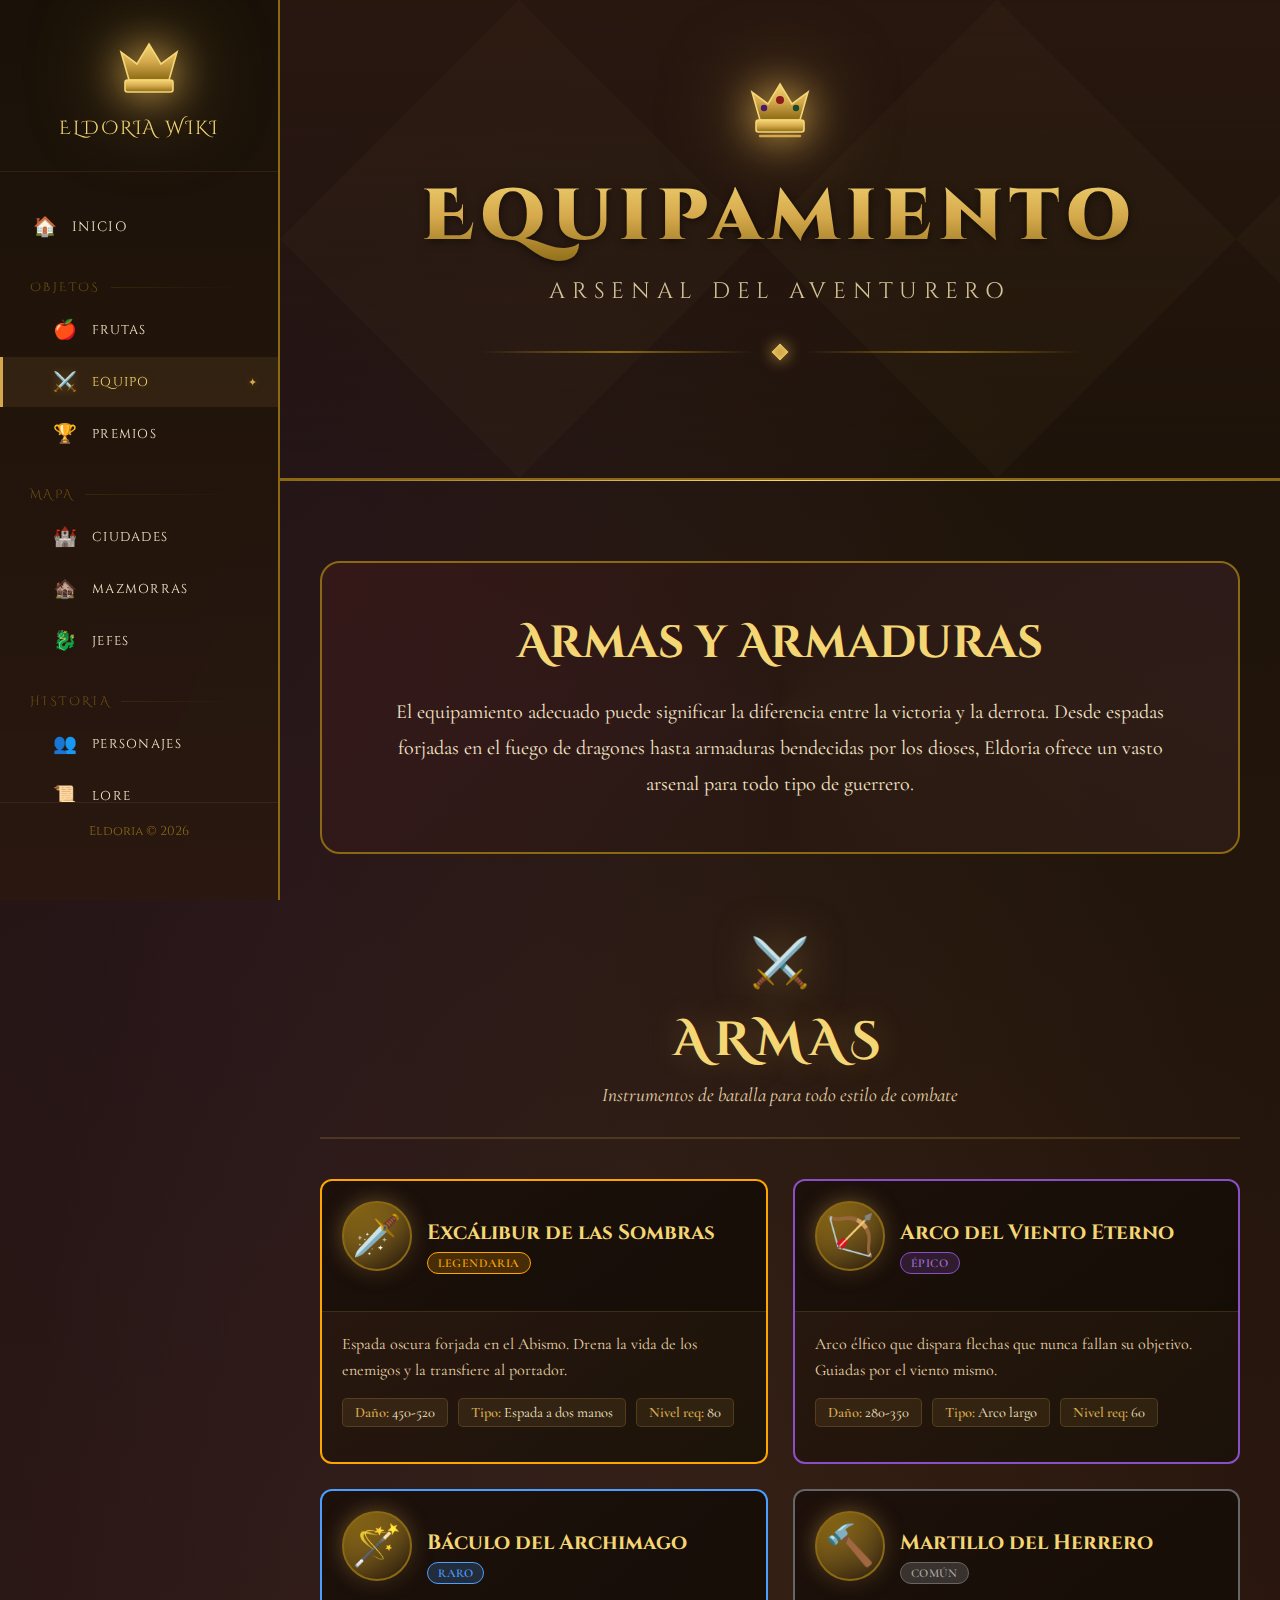
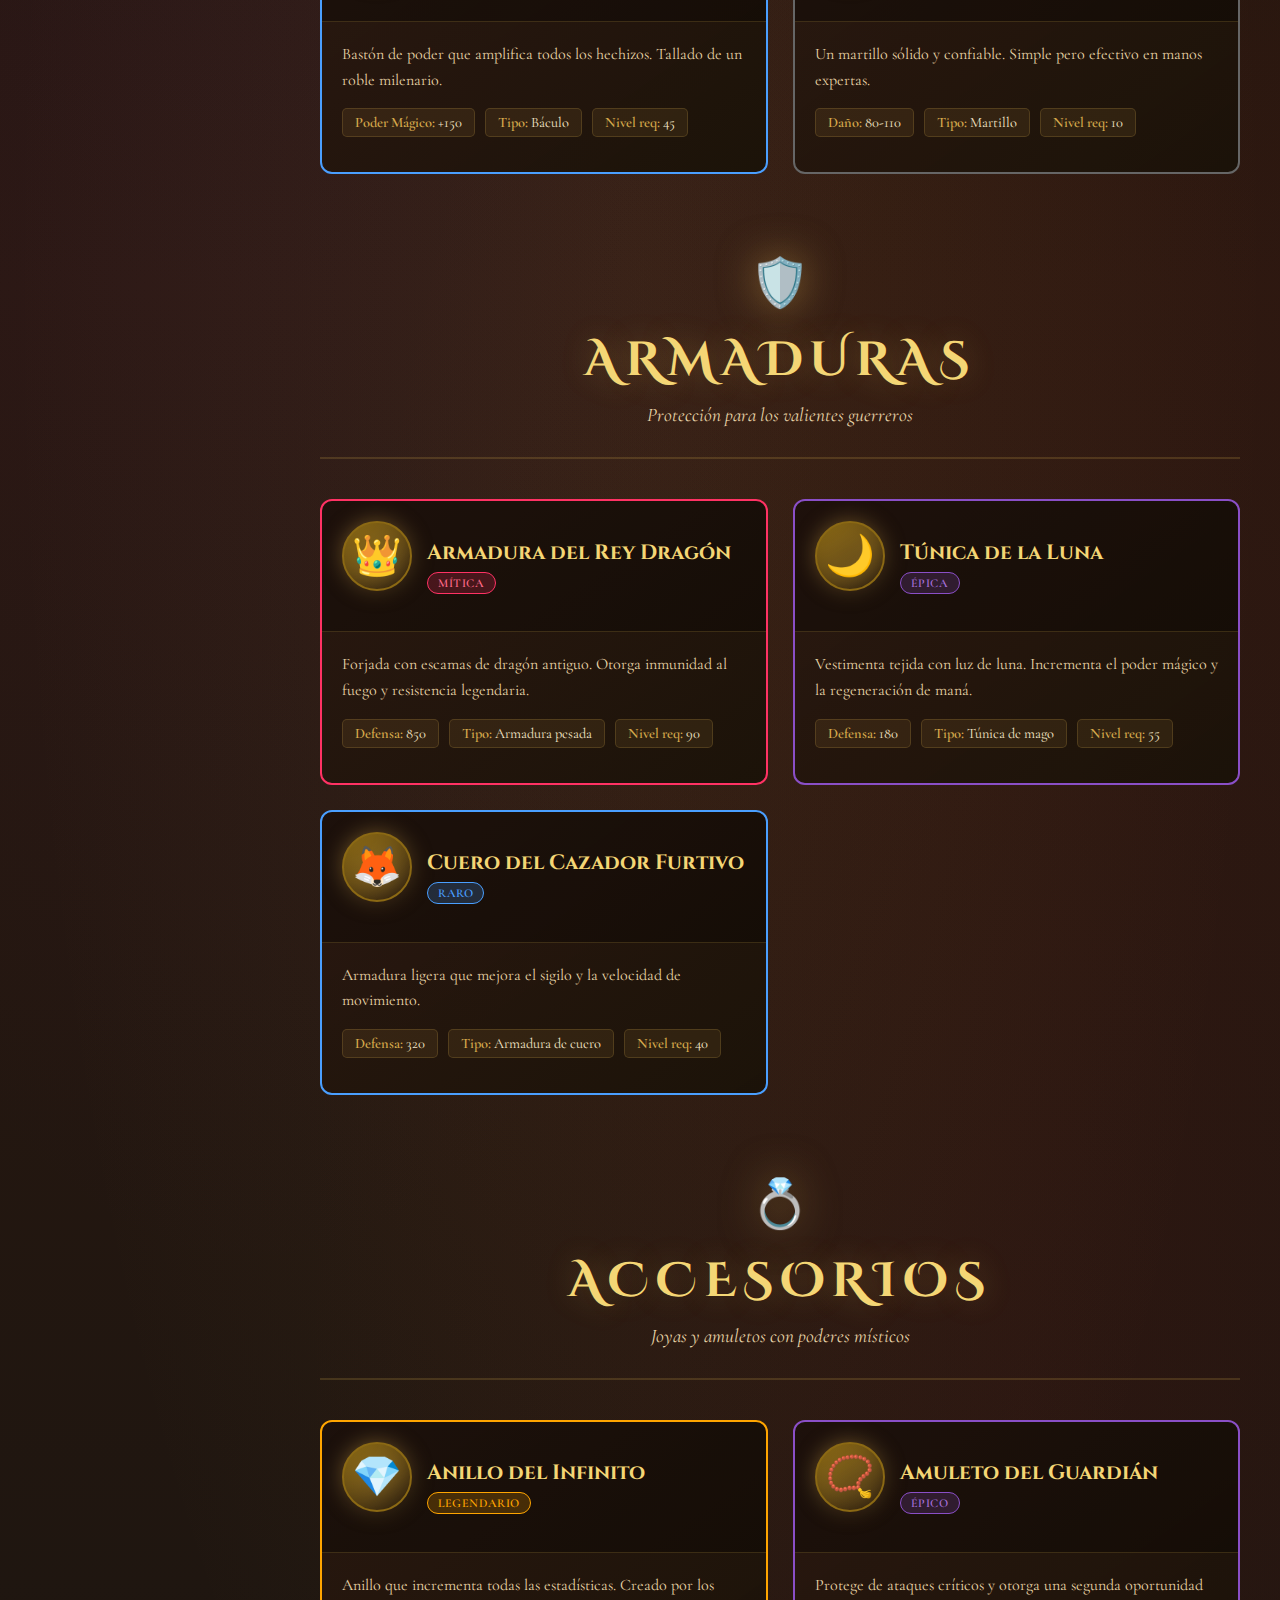
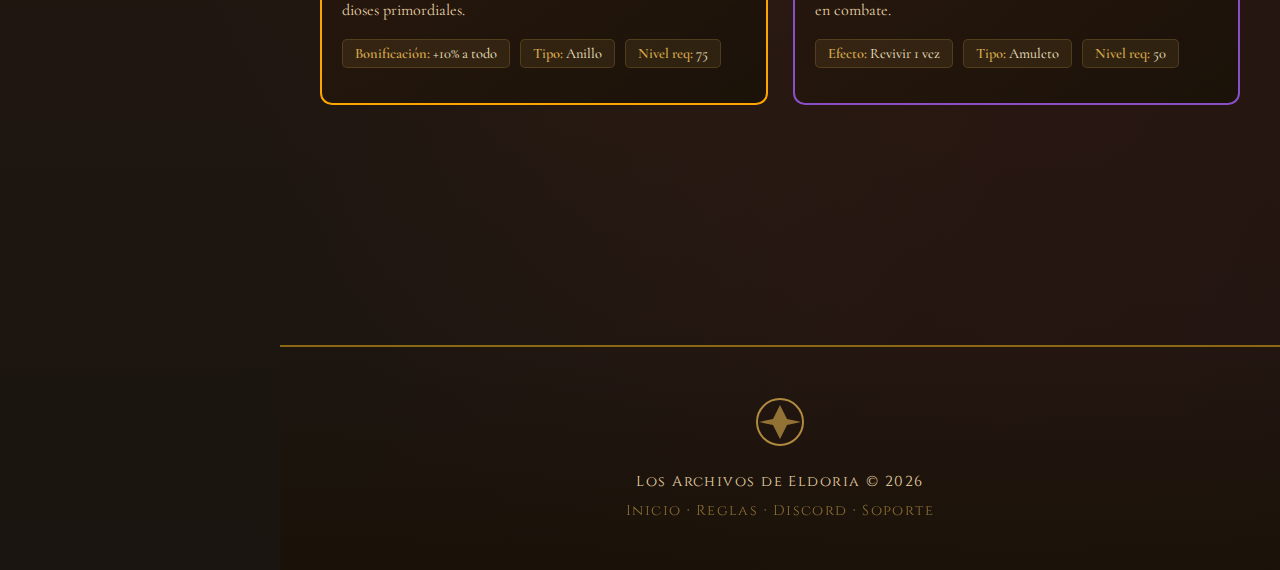
<file: sections/items/equipment.html>
<!DOCTYPE html>
<html lang="es">

<head>
    <meta charset="UTF-8">
    <meta name="viewport" content="width=device-width, initial-scale=1.0">
    <meta name="description" content="Equipamiento de Eldoria - Armas, armaduras y accesorios para los aventureros.">
    <link rel="preconnect" href="https://fonts.googleapis.com">
    <link rel="preconnect" href="https://fonts.gstatic.com" crossorigin>
    <link
        href="https://fonts.googleapis.com/css2?family=Cinzel+Decorative:wght@400;700;900&family=Cinzel:wght@400;500;600;700&family=Cormorant+Garamond:ital,wght@0,400;0,500;0,600;1,400;1,500&display=swap"
        rel="stylesheet">
    <title>Equipamiento - Eldoria Wiki</title>
    <link rel="stylesheet" href="../../css/styles.css">
</head>

<body>
    <div class="particles" id="particles"></div>

    <header>
        <div class="logo-container">
            <a href="../../index.html" class="home-link">
                <svg class="crown-icon" viewBox="0 0 100 80" fill="none" xmlns="http://www.w3.org/2000/svg">
                    <defs>
                        <linearGradient id="goldGrad" x1="0%" y1="0%" x2="0%" y2="100%">
                            <stop offset="0%" stop-color="#f4d675" />
                            <stop offset="50%" stop-color="#d4a84b" />
                            <stop offset="100%" stop-color="#8b6914" />
                        </linearGradient>
                    </defs>
                    <path d="M50 5L65 30L85 15L75 50H25L15 15L35 30L50 5Z" fill="url(#goldGrad)" stroke="#f4d675"
                        stroke-width="2" />
                    <rect x="20" y="50" width="60" height="15" rx="3" fill="url(#goldGrad)" stroke="#f4d675"
                        stroke-width="2" />
                    <circle cx="50" cy="25" r="5" fill="#8b1a1a" />
                    <circle cx="30" cy="35" r="4" fill="#4a1a6b" />
                    <circle cx="70" cy="35" r="4" fill="#1a4a2e" />
                    <path d="M25 70H75" stroke="#d4a84b" stroke-width="3" stroke-linecap="round" />
                </svg>
            </a>
        </div>
        <h1>Equipamiento</h1>
        <p class="subtitle">Arsenal del Aventurero</p>
        <div class="divider">
            <div class="divider-line"></div>
            <div class="divider-gem"></div>
            <div class="divider-line"></div>
        </div>
    </header>

    <aside class="sidebar">
        <div class="sidebar-header">
            <div class="sidebar-logo">
                <svg class="crown-icon" viewBox="0 0 100 80" fill="none" xmlns="http://www.w3.org/2000/svg">
                    <defs>
                        <linearGradient id="sidebarGoldGrad" x1="0%" y1="0%" x2="0%" y2="100%">
                            <stop offset="0%" stop-color="#f4d675" />
                            <stop offset="50%" stop-color="#d4a84b" />
                            <stop offset="100%" stop-color="#8b6914" />
                        </linearGradient>
                    </defs>
                    <path d="M50 5L65 30L85 15L75 50H25L15 15L35 30L50 5Z" fill="url(#sidebarGoldGrad)" stroke="#f4d675"
                        stroke-width="2" />
                    <rect x="20" y="50" width="60" height="15" rx="3" fill="url(#sidebarGoldGrad)" stroke="#f4d675"
                        stroke-width="2" />
                </svg>
            </div>
            <div class="sidebar-title">Eldoria Wiki</div>
        </div>
        <ul class="sidebar-menu">
            <li class="sidebar-item">
                <a href="../../index.html" class="sidebar-link">
                    <span class="sidebar-icon">🏠</span>
                    <span>Inicio</span>
                </a>
            </li>

            <li class="sidebar-section-header">Objetos</li>
            <li class="sidebar-item">
                <a href="fruits.html" class="sidebar-link sidebar-link-sub">
                    <span class="sidebar-icon">🍎</span>
                    <span>Frutas</span>
                </a>
            </li>
            <li class="sidebar-item">
                <a href="equipment.html" class="sidebar-link sidebar-link-sub active">
                    <span class="sidebar-icon">⚔️</span>
                    <span>Equipo</span>
                </a>
            </li>
            <li class="sidebar-item">
                <a href="rewards.html" class="sidebar-link sidebar-link-sub">
                    <span class="sidebar-icon">🏆</span>
                    <span>Premios</span>
                </a>
            </li>

            <li class="sidebar-section-header">Mapa</li>
            <li class="sidebar-item">
                <a href="../map/cities.html" class="sidebar-link sidebar-link-sub">
                    <span class="sidebar-icon">🏰</span>
                    <span>Ciudades</span>
                </a>
            </li>
            <li class="sidebar-item">
                <a href="../map/dungeons.html" class="sidebar-link sidebar-link-sub">
                    <span class="sidebar-icon">🏚️</span>
                    <span>Mazmorras</span>
                </a>
            </li>
            <li class="sidebar-item">
                <a href="../map/bossarenas.html" class="sidebar-link sidebar-link-sub">
                    <span class="sidebar-icon">🐉</span>
                    <span>Jefes</span>
                </a>
            </li>

            <li class="sidebar-section-header">Historia</li>
            <li class="sidebar-item">
                <a href="../history/characters.html" class="sidebar-link sidebar-link-sub">
                    <span class="sidebar-icon">👥</span>
                    <span>Personajes</span>
                </a>
            </li>
            <li class="sidebar-item">
                <a href="../history/lore.html" class="sidebar-link sidebar-link-sub">
                    <span class="sidebar-icon">📜</span>
                    <span>Lore</span>
                </a>
            </li>
        </ul>
        <div class="sidebar-footer">
            <p>Eldoria &copy; 2026</p>
        </div>
    </aside>

    <main>
        <section class="welcome">
            <h2>Armas y Armaduras</h2>
            <p>El equipamiento adecuado puede significar la diferencia entre la victoria y la derrota. Desde espadas
                forjadas en el fuego de dragones hasta armaduras bendecidas por los dioses, Eldoria ofrece un vasto
                arsenal para todo tipo de guerrero.</p>
        </section>

        <!-- ARMAS -->
        <section class="category-section">
            <div class="category-header">
                <div class="category-icon">⚔️</div>
                <h2>Armas</h2>
                <p class="category-desc">Instrumentos de batalla para todo estilo de combate</p>
            </div>
            <div class="content-grid">
                <article class="content-card rarity-legendary">
                    <div class="card-header">
                        <span class="card-icon">🗡️</span>
                        <div class="card-title">
                            <h3>Excálibur de las Sombras</h3>
                            <span class="rarity-tag">Legendaria</span>
                        </div>
                    </div>
                    <div class="card-body">
                        <p class="card-description">Espada oscura forjada en el Abismo. Drena la vida de los enemigos y
                            la transfiere al portador.</p>
                        <div class="card-stats">
                            <div class="stat"><span class="stat-label">Daño:</span> 450-520</div>
                            <div class="stat"><span class="stat-label">Tipo:</span> Espada a dos manos</div>
                            <div class="stat"><span class="stat-label">Nivel req:</span> 80</div>
                        </div>
                    </div>
                </article>

                <article class="content-card rarity-epic">
                    <div class="card-header">
                        <span class="card-icon">🏹</span>
                        <div class="card-title">
                            <h3>Arco del Viento Eterno</h3>
                            <span class="rarity-tag">Épico</span>
                        </div>
                    </div>
                    <div class="card-body">
                        <p class="card-description">Arco élfico que dispara flechas que nunca fallan su objetivo.
                            Guiadas por el viento mismo.</p>
                        <div class="card-stats">
                            <div class="stat"><span class="stat-label">Daño:</span> 280-350</div>
                            <div class="stat"><span class="stat-label">Tipo:</span> Arco largo</div>
                            <div class="stat"><span class="stat-label">Nivel req:</span> 60</div>
                        </div>
                    </div>
                </article>

                <article class="content-card rarity-rare">
                    <div class="card-header">
                        <span class="card-icon">🪄</span>
                        <div class="card-title">
                            <h3>Báculo del Archimago</h3>
                            <span class="rarity-tag">Raro</span>
                        </div>
                    </div>
                    <div class="card-body">
                        <p class="card-description">Bastón de poder que amplifica todos los hechizos. Tallado de un
                            roble milenario.</p>
                        <div class="card-stats">
                            <div class="stat"><span class="stat-label">Poder Mágico:</span> +150</div>
                            <div class="stat"><span class="stat-label">Tipo:</span> Báculo</div>
                            <div class="stat"><span class="stat-label">Nivel req:</span> 45</div>
                        </div>
                    </div>
                </article>

                <article class="content-card rarity-common">
                    <div class="card-header">
                        <span class="card-icon">🔨</span>
                        <div class="card-title">
                            <h3>Martillo del Herrero</h3>
                            <span class="rarity-tag">Común</span>
                        </div>
                    </div>
                    <div class="card-body">
                        <p class="card-description">Un martillo sólido y confiable. Simple pero efectivo en manos
                            expertas.</p>
                        <div class="card-stats">
                            <div class="stat"><span class="stat-label">Daño:</span> 80-110</div>
                            <div class="stat"><span class="stat-label">Tipo:</span> Martillo</div>
                            <div class="stat"><span class="stat-label">Nivel req:</span> 10</div>
                        </div>
                    </div>
                </article>
            </div>
        </section>

        <!-- ARMADURAS -->
        <section class="category-section">
            <div class="category-header">
                <div class="category-icon">🛡️</div>
                <h2>Armaduras</h2>
                <p class="category-desc">Protección para los valientes guerreros</p>
            </div>
            <div class="content-grid">
                <article class="content-card rarity-mythic">
                    <div class="card-header">
                        <span class="card-icon">👑</span>
                        <div class="card-title">
                            <h3>Armadura del Rey Dragón</h3>
                            <span class="rarity-tag">Mítica</span>
                        </div>
                    </div>
                    <div class="card-body">
                        <p class="card-description">Forjada con escamas de dragón antiguo. Otorga inmunidad al fuego y
                            resistencia legendaria.</p>
                        <div class="card-stats">
                            <div class="stat"><span class="stat-label">Defensa:</span> 850</div>
                            <div class="stat"><span class="stat-label">Tipo:</span> Armadura pesada</div>
                            <div class="stat"><span class="stat-label">Nivel req:</span> 90</div>
                        </div>
                    </div>
                </article>

                <article class="content-card rarity-epic">
                    <div class="card-header">
                        <span class="card-icon">🌙</span>
                        <div class="card-title">
                            <h3>Túnica de la Luna</h3>
                            <span class="rarity-tag">Épica</span>
                        </div>
                    </div>
                    <div class="card-body">
                        <p class="card-description">Vestimenta tejida con luz de luna. Incrementa el poder mágico y la
                            regeneración de maná.</p>
                        <div class="card-stats">
                            <div class="stat"><span class="stat-label">Defensa:</span> 180</div>
                            <div class="stat"><span class="stat-label">Tipo:</span> Túnica de mago</div>
                            <div class="stat"><span class="stat-label">Nivel req:</span> 55</div>
                        </div>
                    </div>
                </article>

                <article class="content-card rarity-rare">
                    <div class="card-header">
                        <span class="card-icon">🦊</span>
                        <div class="card-title">
                            <h3>Cuero del Cazador Furtivo</h3>
                            <span class="rarity-tag">Raro</span>
                        </div>
                    </div>
                    <div class="card-body">
                        <p class="card-description">Armadura ligera que mejora el sigilo y la velocidad de movimiento.
                        </p>
                        <div class="card-stats">
                            <div class="stat"><span class="stat-label">Defensa:</span> 320</div>
                            <div class="stat"><span class="stat-label">Tipo:</span> Armadura de cuero</div>
                            <div class="stat"><span class="stat-label">Nivel req:</span> 40</div>
                        </div>
                    </div>
                </article>
            </div>
        </section>

        <!-- ACCESORIOS -->
        <section class="category-section">
            <div class="category-header">
                <div class="category-icon">💍</div>
                <h2>Accesorios</h2>
                <p class="category-desc">Joyas y amuletos con poderes místicos</p>
            </div>
            <div class="content-grid">
                <article class="content-card rarity-legendary">
                    <div class="card-header">
                        <span class="card-icon">💎</span>
                        <div class="card-title">
                            <h3>Anillo del Infinito</h3>
                            <span class="rarity-tag">Legendario</span>
                        </div>
                    </div>
                    <div class="card-body">
                        <p class="card-description">Anillo que incrementa todas las estadísticas. Creado por los dioses
                            primordiales.</p>
                        <div class="card-stats">
                            <div class="stat"><span class="stat-label">Bonificación:</span> +10% a todo</div>
                            <div class="stat"><span class="stat-label">Tipo:</span> Anillo</div>
                            <div class="stat"><span class="stat-label">Nivel req:</span> 75</div>
                        </div>
                    </div>
                </article>

                <article class="content-card rarity-epic">
                    <div class="card-header">
                        <span class="card-icon">📿</span>
                        <div class="card-title">
                            <h3>Amuleto del Guardián</h3>
                            <span class="rarity-tag">Épico</span>
                        </div>
                    </div>
                    <div class="card-body">
                        <p class="card-description">Protege de ataques críticos y otorga una segunda oportunidad en
                            combate.</p>
                        <div class="card-stats">
                            <div class="stat"><span class="stat-label">Efecto:</span> Revivir 1 vez</div>
                            <div class="stat"><span class="stat-label">Tipo:</span> Amuleto</div>
                            <div class="stat"><span class="stat-label">Nivel req:</span> 50</div>
                        </div>
                    </div>
                </article>
            </div>
        </section>
    </main>

    <footer>
        <svg class="footer-emblem" viewBox="0 0 50 50" fill="none" xmlns="http://www.w3.org/2000/svg">
            <circle cx="25" cy="25" r="23" stroke="#d4a84b" stroke-width="2" fill="none" />
            <path d="M25 8L32 22L46 25L32 28L25 42L18 28L4 25L18 22L25 8Z" fill="#d4a84b" opacity="0.8" />
        </svg>
        <p>Los Archivos de Eldoria &copy; 2026</p>
        <p style="margin-top: 10px; opacity: 0.6;">
            <a href="../../index.html">Inicio</a> · <a href="#">Reglas</a> · <a href="#">Discord</a> · <a
                href="#">Soporte</a>
        </p>
    </footer>

    <script src="../../js/script.js"></script>
</body>

</html>
</file>
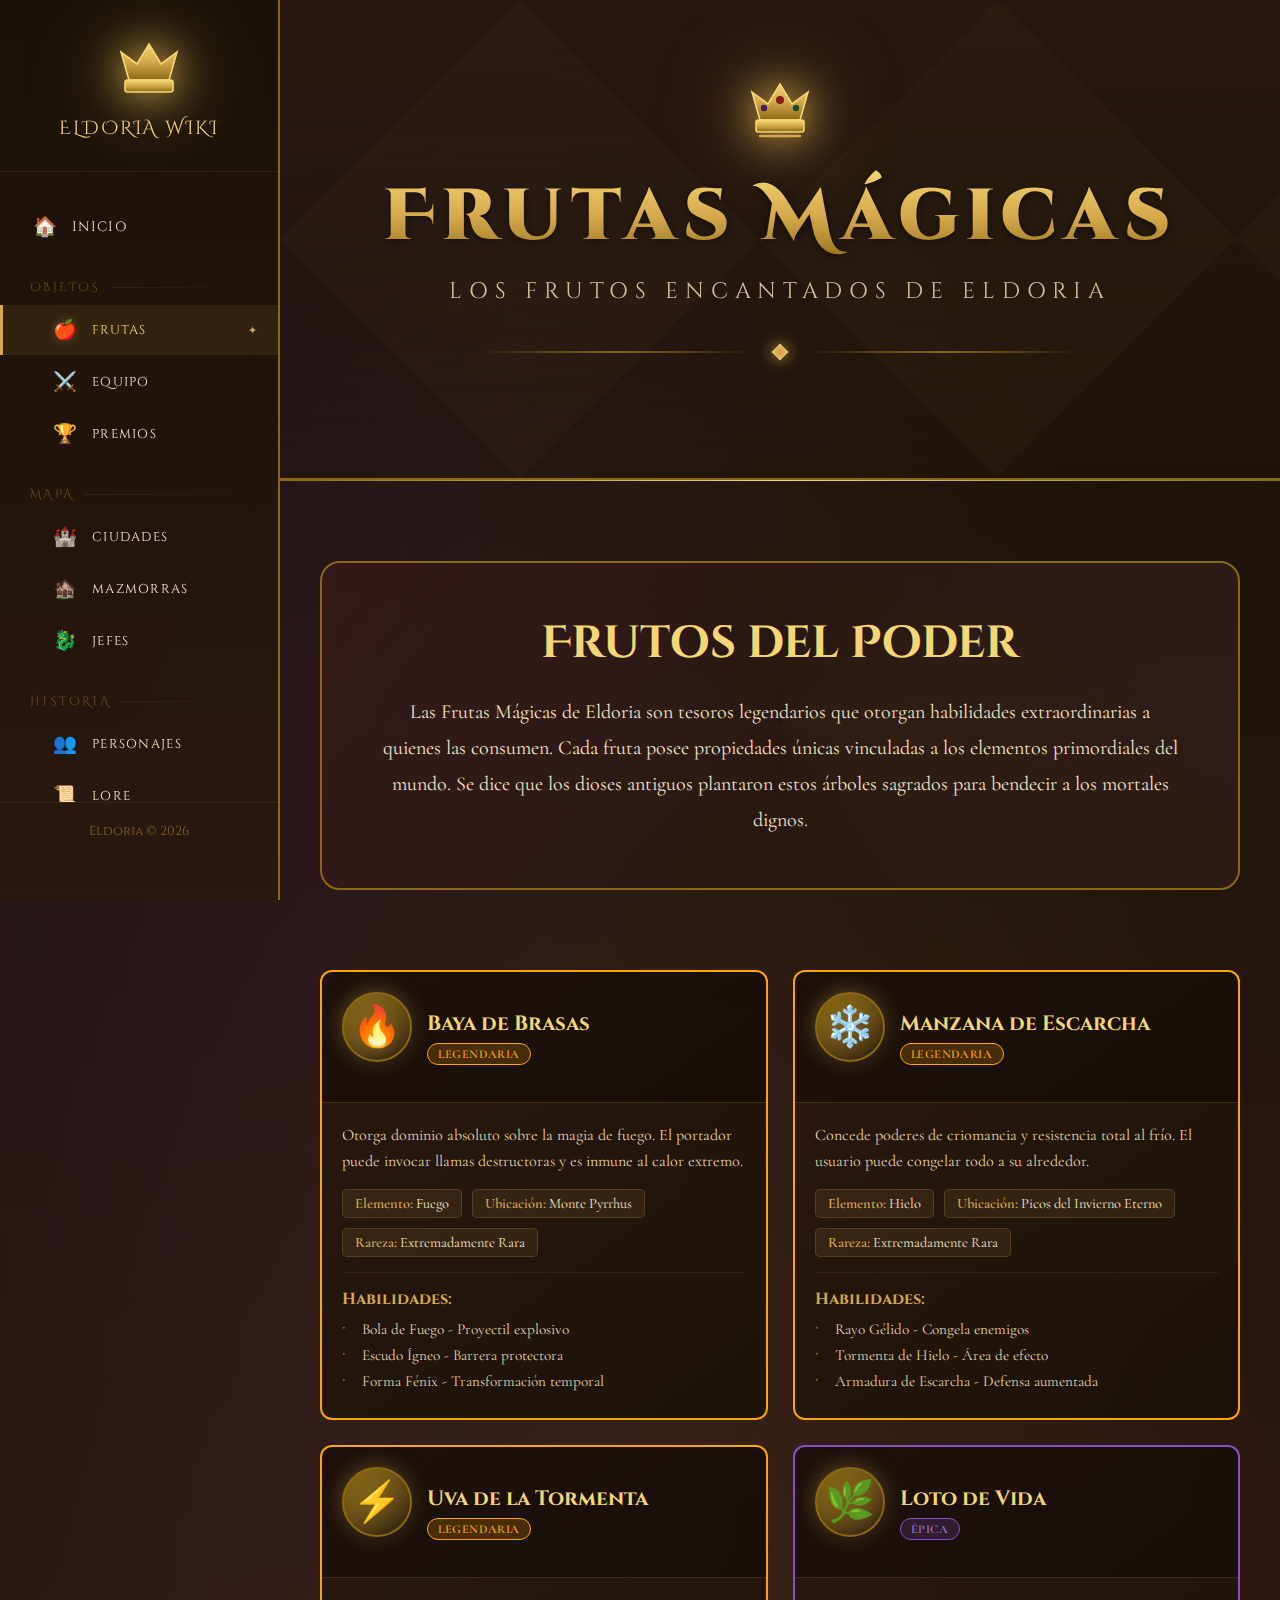
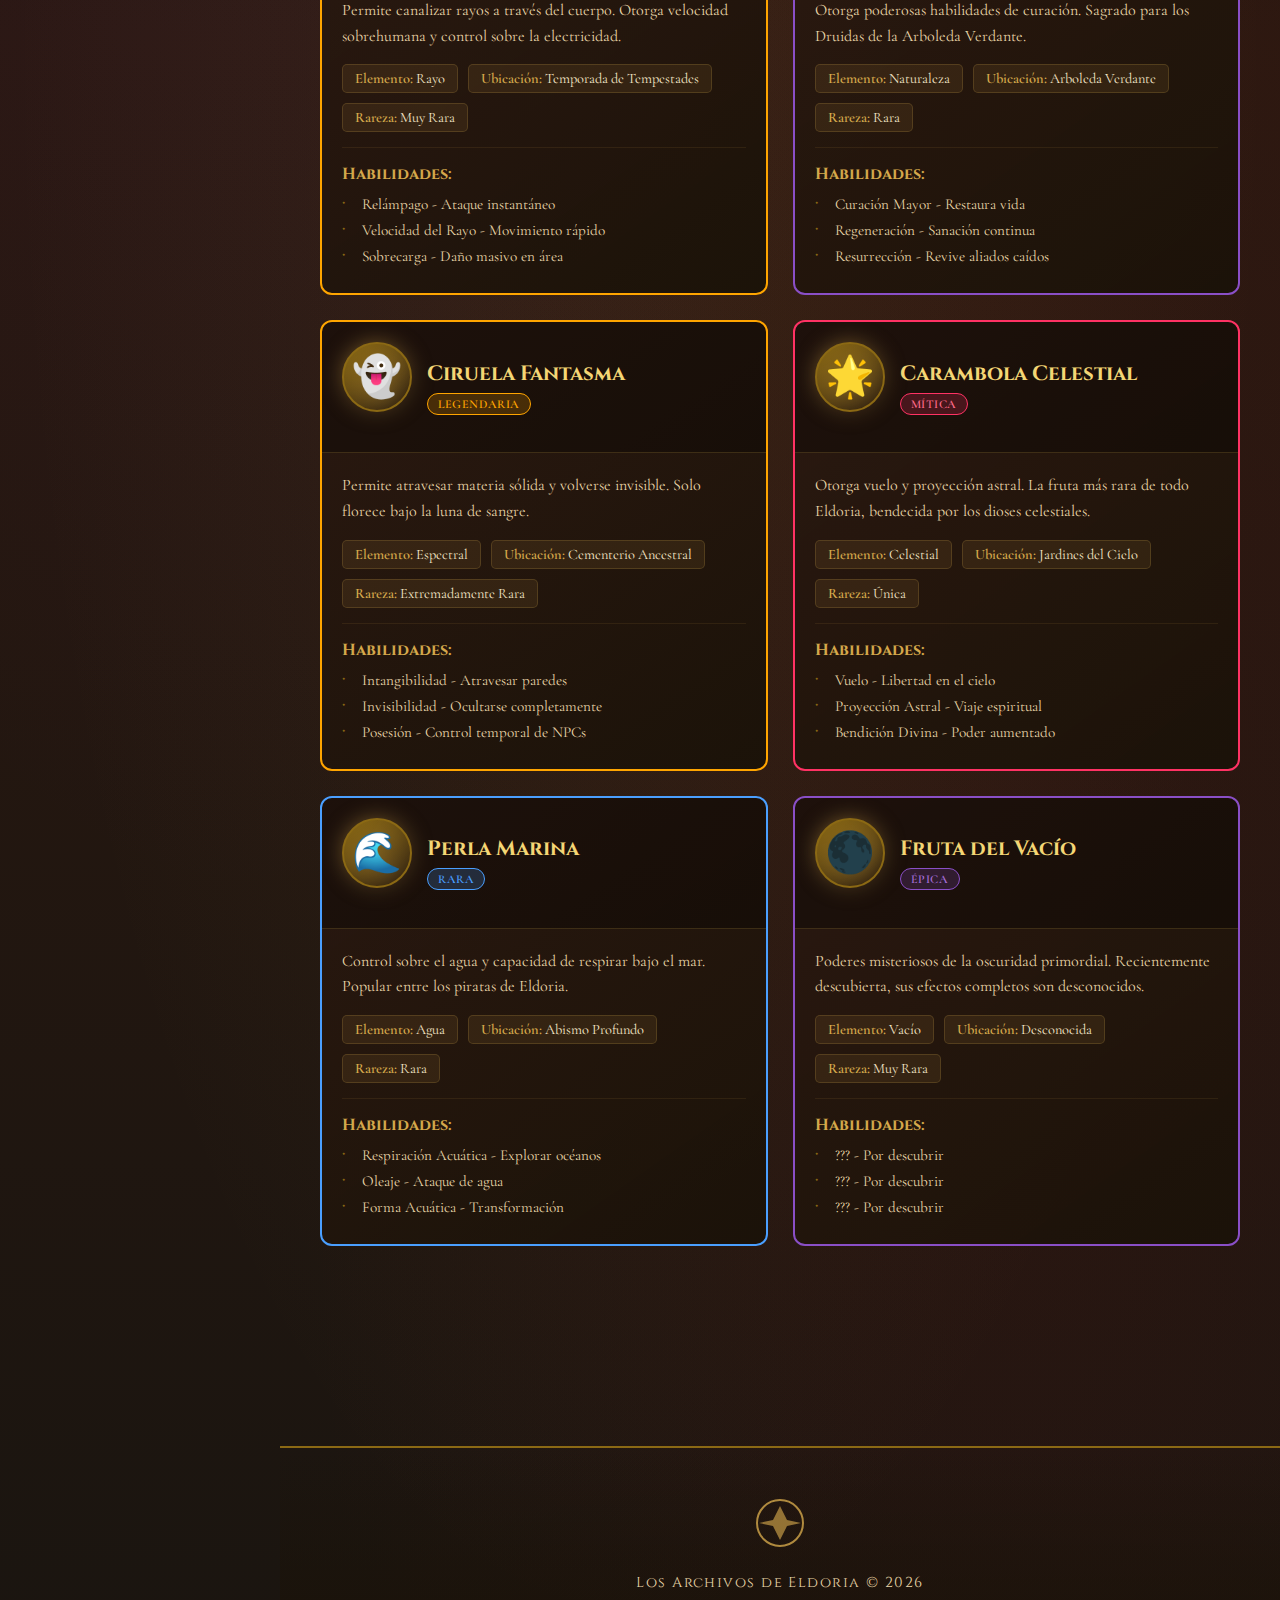
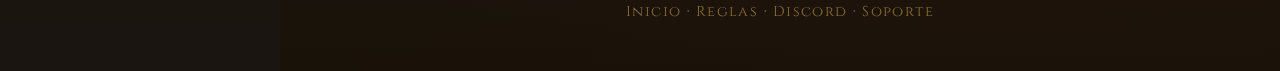
<file: sections/items/fruits.html>
<!DOCTYPE html>
<html lang="es">

<head>
    <meta charset="UTF-8">
    <meta name="viewport" content="width=device-width, initial-scale=1.0">
    <meta name="description"
        content="Frutas Mágicas de Eldoria - Descubre todas las frutas encantadas y sus poderes únicos.">
    <link rel="preconnect" href="https://fonts.googleapis.com">
    <link rel="preconnect" href="https://fonts.gstatic.com" crossorigin>
    <link
        href="https://fonts.googleapis.com/css2?family=Cinzel+Decorative:wght@400;700;900&family=Cinzel:wght@400;500;600;700&family=Cormorant+Garamond:ital,wght@0,400;0,500;0,600;1,400;1,500&display=swap"
        rel="stylesheet">
    <title>Frutas Mágicas - Eldoria Wiki</title>
    <link rel="stylesheet" href="../../css/styles.css">
</head>

<body>
    <div class="particles" id="particles"></div>

    <header>
        <div class="logo-container">
            <a href="../../index.html" class="home-link">
                <svg class="crown-icon" viewBox="0 0 100 80" fill="none" xmlns="http://www.w3.org/2000/svg">
                    <defs>
                        <linearGradient id="goldGrad" x1="0%" y1="0%" x2="0%" y2="100%">
                            <stop offset="0%" stop-color="#f4d675" />
                            <stop offset="50%" stop-color="#d4a84b" />
                            <stop offset="100%" stop-color="#8b6914" />
                        </linearGradient>
                    </defs>
                    <path d="M50 5L65 30L85 15L75 50H25L15 15L35 30L50 5Z" fill="url(#goldGrad)" stroke="#f4d675"
                        stroke-width="2" />
                    <rect x="20" y="50" width="60" height="15" rx="3" fill="url(#goldGrad)" stroke="#f4d675"
                        stroke-width="2" />
                    <circle cx="50" cy="25" r="5" fill="#8b1a1a" />
                    <circle cx="30" cy="35" r="4" fill="#4a1a6b" />
                    <circle cx="70" cy="35" r="4" fill="#1a4a2e" />
                    <path d="M25 70H75" stroke="#d4a84b" stroke-width="3" stroke-linecap="round" />
                </svg>
            </a>
        </div>
        <h1>Frutas Mágicas</h1>
        <p class="subtitle">Los Frutos Encantados de Eldoria</p>
        <div class="divider">
            <div class="divider-line"></div>
            <div class="divider-gem"></div>
            <div class="divider-line"></div>
        </div>
    </header>

    <aside class="sidebar">
        <div class="sidebar-header">
            <div class="sidebar-logo">
                <svg class="crown-icon" viewBox="0 0 100 80" fill="none" xmlns="http://www.w3.org/2000/svg">
                    <defs>
                        <linearGradient id="sidebarGoldGrad" x1="0%" y1="0%" x2="0%" y2="100%">
                            <stop offset="0%" stop-color="#f4d675" />
                            <stop offset="50%" stop-color="#d4a84b" />
                            <stop offset="100%" stop-color="#8b6914" />
                        </linearGradient>
                    </defs>
                    <path d="M50 5L65 30L85 15L75 50H25L15 15L35 30L50 5Z" fill="url(#sidebarGoldGrad)" stroke="#f4d675"
                        stroke-width="2" />
                    <rect x="20" y="50" width="60" height="15" rx="3" fill="url(#sidebarGoldGrad)" stroke="#f4d675"
                        stroke-width="2" />
                </svg>
            </div>
            <div class="sidebar-title">Eldoria Wiki</div>
        </div>
        <ul class="sidebar-menu">
            <li class="sidebar-item">
                <a href="../../index.html" class="sidebar-link">
                    <span class="sidebar-icon">🏠</span>
                    <span>Inicio</span>
                </a>
            </li>

            <li class="sidebar-section-header">Objetos</li>
            <li class="sidebar-item">
                <a href="fruits.html" class="sidebar-link sidebar-link-sub active">
                    <span class="sidebar-icon">🍎</span>
                    <span>Frutas</span>
                </a>
            </li>
            <li class="sidebar-item">
                <a href="equipment.html" class="sidebar-link sidebar-link-sub">
                    <span class="sidebar-icon">⚔️</span>
                    <span>Equipo</span>
                </a>
            </li>
            <li class="sidebar-item">
                <a href="rewards.html" class="sidebar-link sidebar-link-sub">
                    <span class="sidebar-icon">🏆</span>
                    <span>Premios</span>
                </a>
            </li>

            <li class="sidebar-section-header">Mapa</li>
            <li class="sidebar-item">
                <a href="../map/cities.html" class="sidebar-link sidebar-link-sub">
                    <span class="sidebar-icon">🏰</span>
                    <span>Ciudades</span>
                </a>
            </li>
            <li class="sidebar-item">
                <a href="../map/dungeons.html" class="sidebar-link sidebar-link-sub">
                    <span class="sidebar-icon">🏚️</span>
                    <span>Mazmorras</span>
                </a>
            </li>
            <li class="sidebar-item">
                <a href="../map/bossarenas.html" class="sidebar-link sidebar-link-sub">
                    <span class="sidebar-icon">🐉</span>
                    <span>Jefes</span>
                </a>
            </li>

            <li class="sidebar-section-header">Historia</li>
            <li class="sidebar-item">
                <a href="../history/characters.html" class="sidebar-link sidebar-link-sub">
                    <span class="sidebar-icon">👥</span>
                    <span>Personajes</span>
                </a>
            </li>
            <li class="sidebar-item">
                <a href="../history/lore.html" class="sidebar-link sidebar-link-sub">
                    <span class="sidebar-icon">📜</span>
                    <span>Lore</span>
                </a>
            </li>
        </ul>
        <div class="sidebar-footer">
            <p>Eldoria &copy; 2026</p>
        </div>
    </aside>

    <main>
        <section class="welcome">
            <h2>Frutos del Poder</h2>
            <p>Las Frutas Mágicas de Eldoria son tesoros legendarios que otorgan habilidades extraordinarias a quienes
                las consumen. Cada fruta posee propiedades únicas vinculadas a los elementos primordiales del mundo. Se
                dice que los dioses antiguos plantaron estos árboles sagrados para bendecir a los mortales dignos.</p>
        </section>

        <section class="content-grid">
            <article class="content-card rarity-legendary">
                <div class="card-header">
                    <span class="card-icon">🔥</span>
                    <div class="card-title">
                        <h3>Baya de Brasas</h3>
                        <span class="rarity-tag">Legendaria</span>
                    </div>
                </div>
                <div class="card-body">
                    <p class="card-description">Otorga dominio absoluto sobre la magia de fuego. El portador puede
                        invocar llamas destructoras y es inmune al calor extremo.</p>
                    <div class="card-stats">
                        <div class="stat"><span class="stat-label">Elemento:</span> Fuego</div>
                        <div class="stat"><span class="stat-label">Ubicación:</span> Monte Pyrrhus</div>
                        <div class="stat"><span class="stat-label">Rareza:</span> Extremadamente Rara</div>
                    </div>
                    <div class="card-abilities">
                        <h4>Habilidades:</h4>
                        <ul>
                            <li>Bola de Fuego - Proyectil explosivo</li>
                            <li>Escudo Ígneo - Barrera protectora</li>
                            <li>Forma Fénix - Transformación temporal</li>
                        </ul>
                    </div>
                </div>
            </article>

            <article class="content-card rarity-legendary">
                <div class="card-header">
                    <span class="card-icon">❄️</span>
                    <div class="card-title">
                        <h3>Manzana de Escarcha</h3>
                        <span class="rarity-tag">Legendaria</span>
                    </div>
                </div>
                <div class="card-body">
                    <p class="card-description">Concede poderes de criomancia y resistencia total al frío. El usuario
                        puede congelar todo a su alrededor.</p>
                    <div class="card-stats">
                        <div class="stat"><span class="stat-label">Elemento:</span> Hielo</div>
                        <div class="stat"><span class="stat-label">Ubicación:</span> Picos del Invierno Eterno</div>
                        <div class="stat"><span class="stat-label">Rareza:</span> Extremadamente Rara</div>
                    </div>
                    <div class="card-abilities">
                        <h4>Habilidades:</h4>
                        <ul>
                            <li>Rayo Gélido - Congela enemigos</li>
                            <li>Tormenta de Hielo - Área de efecto</li>
                            <li>Armadura de Escarcha - Defensa aumentada</li>
                        </ul>
                    </div>
                </div>
            </article>

            <article class="content-card rarity-legendary">
                <div class="card-header">
                    <span class="card-icon">⚡</span>
                    <div class="card-title">
                        <h3>Uva de la Tormenta</h3>
                        <span class="rarity-tag">Legendaria</span>
                    </div>
                </div>
                <div class="card-body">
                    <p class="card-description">Permite canalizar rayos a través del cuerpo. Otorga velocidad
                        sobrehumana y control sobre la electricidad.</p>
                    <div class="card-stats">
                        <div class="stat"><span class="stat-label">Elemento:</span> Rayo</div>
                        <div class="stat"><span class="stat-label">Ubicación:</span> Temporada de Tempestades</div>
                        <div class="stat"><span class="stat-label">Rareza:</span> Muy Rara</div>
                    </div>
                    <div class="card-abilities">
                        <h4>Habilidades:</h4>
                        <ul>
                            <li>Relámpago - Ataque instantáneo</li>
                            <li>Velocidad del Rayo - Movimiento rápido</li>
                            <li>Sobrecarga - Daño masivo en área</li>
                        </ul>
                    </div>
                </div>
            </article>

            <article class="content-card rarity-epic">
                <div class="card-header">
                    <span class="card-icon">🌿</span>
                    <div class="card-title">
                        <h3>Loto de Vida</h3>
                        <span class="rarity-tag">Épica</span>
                    </div>
                </div>
                <div class="card-body">
                    <p class="card-description">Otorga poderosas habilidades de curación. Sagrado para los Druidas de la
                        Arboleda Verdante.</p>
                    <div class="card-stats">
                        <div class="stat"><span class="stat-label">Elemento:</span> Naturaleza</div>
                        <div class="stat"><span class="stat-label">Ubicación:</span> Arboleda Verdante</div>
                        <div class="stat"><span class="stat-label">Rareza:</span> Rara</div>
                    </div>
                    <div class="card-abilities">
                        <h4>Habilidades:</h4>
                        <ul>
                            <li>Curación Mayor - Restaura vida</li>
                            <li>Regeneración - Sanación continua</li>
                            <li>Resurrección - Revive aliados caídos</li>
                        </ul>
                    </div>
                </div>
            </article>

            <article class="content-card rarity-legendary">
                <div class="card-header">
                    <span class="card-icon">👻</span>
                    <div class="card-title">
                        <h3>Ciruela Fantasma</h3>
                        <span class="rarity-tag">Legendaria</span>
                    </div>
                </div>
                <div class="card-body">
                    <p class="card-description">Permite atravesar materia sólida y volverse invisible. Solo florece bajo
                        la luna de sangre.</p>
                    <div class="card-stats">
                        <div class="stat"><span class="stat-label">Elemento:</span> Espectral</div>
                        <div class="stat"><span class="stat-label">Ubicación:</span> Cementerio Ancestral</div>
                        <div class="stat"><span class="stat-label">Rareza:</span> Extremadamente Rara</div>
                    </div>
                    <div class="card-abilities">
                        <h4>Habilidades:</h4>
                        <ul>
                            <li>Intangibilidad - Atravesar paredes</li>
                            <li>Invisibilidad - Ocultarse completamente</li>
                            <li>Posesión - Control temporal de NPCs</li>
                        </ul>
                    </div>
                </div>
            </article>

            <article class="content-card rarity-mythic">
                <div class="card-header">
                    <span class="card-icon">🌟</span>
                    <div class="card-title">
                        <h3>Carambola Celestial</h3>
                        <span class="rarity-tag">Mítica</span>
                    </div>
                </div>
                <div class="card-body">
                    <p class="card-description">Otorga vuelo y proyección astral. La fruta más rara de todo Eldoria,
                        bendecida por los dioses celestiales.</p>
                    <div class="card-stats">
                        <div class="stat"><span class="stat-label">Elemento:</span> Celestial</div>
                        <div class="stat"><span class="stat-label">Ubicación:</span> Jardines del Cielo</div>
                        <div class="stat"><span class="stat-label">Rareza:</span> Única</div>
                    </div>
                    <div class="card-abilities">
                        <h4>Habilidades:</h4>
                        <ul>
                            <li>Vuelo - Libertad en el cielo</li>
                            <li>Proyección Astral - Viaje espiritual</li>
                            <li>Bendición Divina - Poder aumentado</li>
                        </ul>
                    </div>
                </div>
            </article>

            <article class="content-card rarity-rare">
                <div class="card-header">
                    <span class="card-icon">🌊</span>
                    <div class="card-title">
                        <h3>Perla Marina</h3>
                        <span class="rarity-tag">Rara</span>
                    </div>
                </div>
                <div class="card-body">
                    <p class="card-description">Control sobre el agua y capacidad de respirar bajo el mar. Popular entre
                        los piratas de Eldoria.</p>
                    <div class="card-stats">
                        <div class="stat"><span class="stat-label">Elemento:</span> Agua</div>
                        <div class="stat"><span class="stat-label">Ubicación:</span> Abismo Profundo</div>
                        <div class="stat"><span class="stat-label">Rareza:</span> Rara</div>
                    </div>
                    <div class="card-abilities">
                        <h4>Habilidades:</h4>
                        <ul>
                            <li>Respiración Acuática - Explorar océanos</li>
                            <li>Oleaje - Ataque de agua</li>
                            <li>Forma Acuática - Transformación</li>
                        </ul>
                    </div>
                </div>
            </article>

            <article class="content-card rarity-epic">
                <div class="card-header">
                    <span class="card-icon">🌑</span>
                    <div class="card-title">
                        <h3>Fruta del Vacío</h3>
                        <span class="rarity-tag">Épica</span>
                    </div>
                </div>
                <div class="card-body">
                    <p class="card-description">Poderes misteriosos de la oscuridad primordial. Recientemente
                        descubierta, sus efectos completos son desconocidos.</p>
                    <div class="card-stats">
                        <div class="stat"><span class="stat-label">Elemento:</span> Vacío</div>
                        <div class="stat"><span class="stat-label">Ubicación:</span> Desconocida</div>
                        <div class="stat"><span class="stat-label">Rareza:</span> Muy Rara</div>
                    </div>
                    <div class="card-abilities">
                        <h4>Habilidades:</h4>
                        <ul>
                            <li>??? - Por descubrir</li>
                            <li>??? - Por descubrir</li>
                            <li>??? - Por descubrir</li>
                        </ul>
                    </div>
                </div>
            </article>
        </section>
    </main>

    <footer>
        <svg class="footer-emblem" viewBox="0 0 50 50" fill="none" xmlns="http://www.w3.org/2000/svg">
            <circle cx="25" cy="25" r="23" stroke="#d4a84b" stroke-width="2" fill="none" />
            <path d="M25 8L32 22L46 25L32 28L25 42L18 28L4 25L18 22L25 8Z" fill="#d4a84b" opacity="0.8" />
        </svg>
        <p>Los Archivos de Eldoria &copy; 2026</p>
        <p style="margin-top: 10px; opacity: 0.6;">
            <a href="../../index.html">Inicio</a> · <a href="#">Reglas</a> · <a href="#">Discord</a> · <a
                href="#">Soporte</a>
        </p>
    </footer>

    <script src="../../js/script.js"></script>
</body>

</html>
</file>
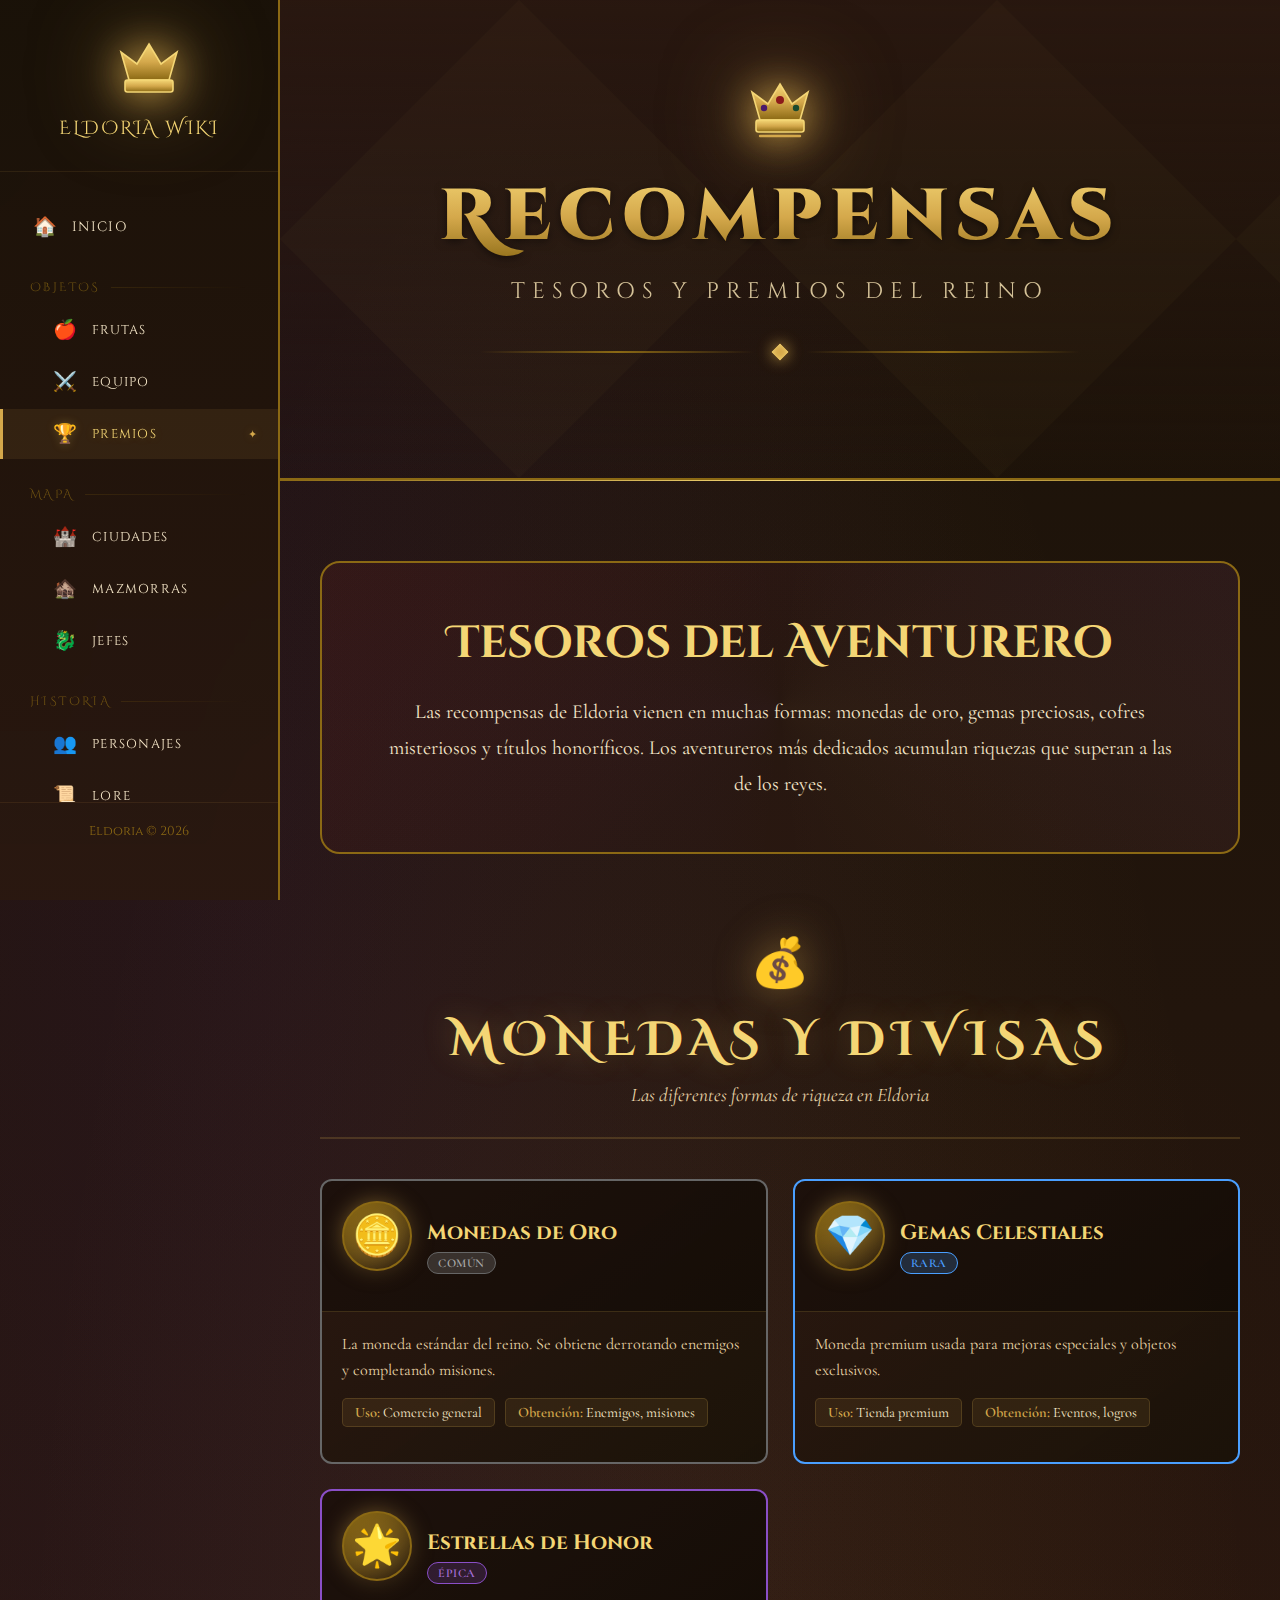
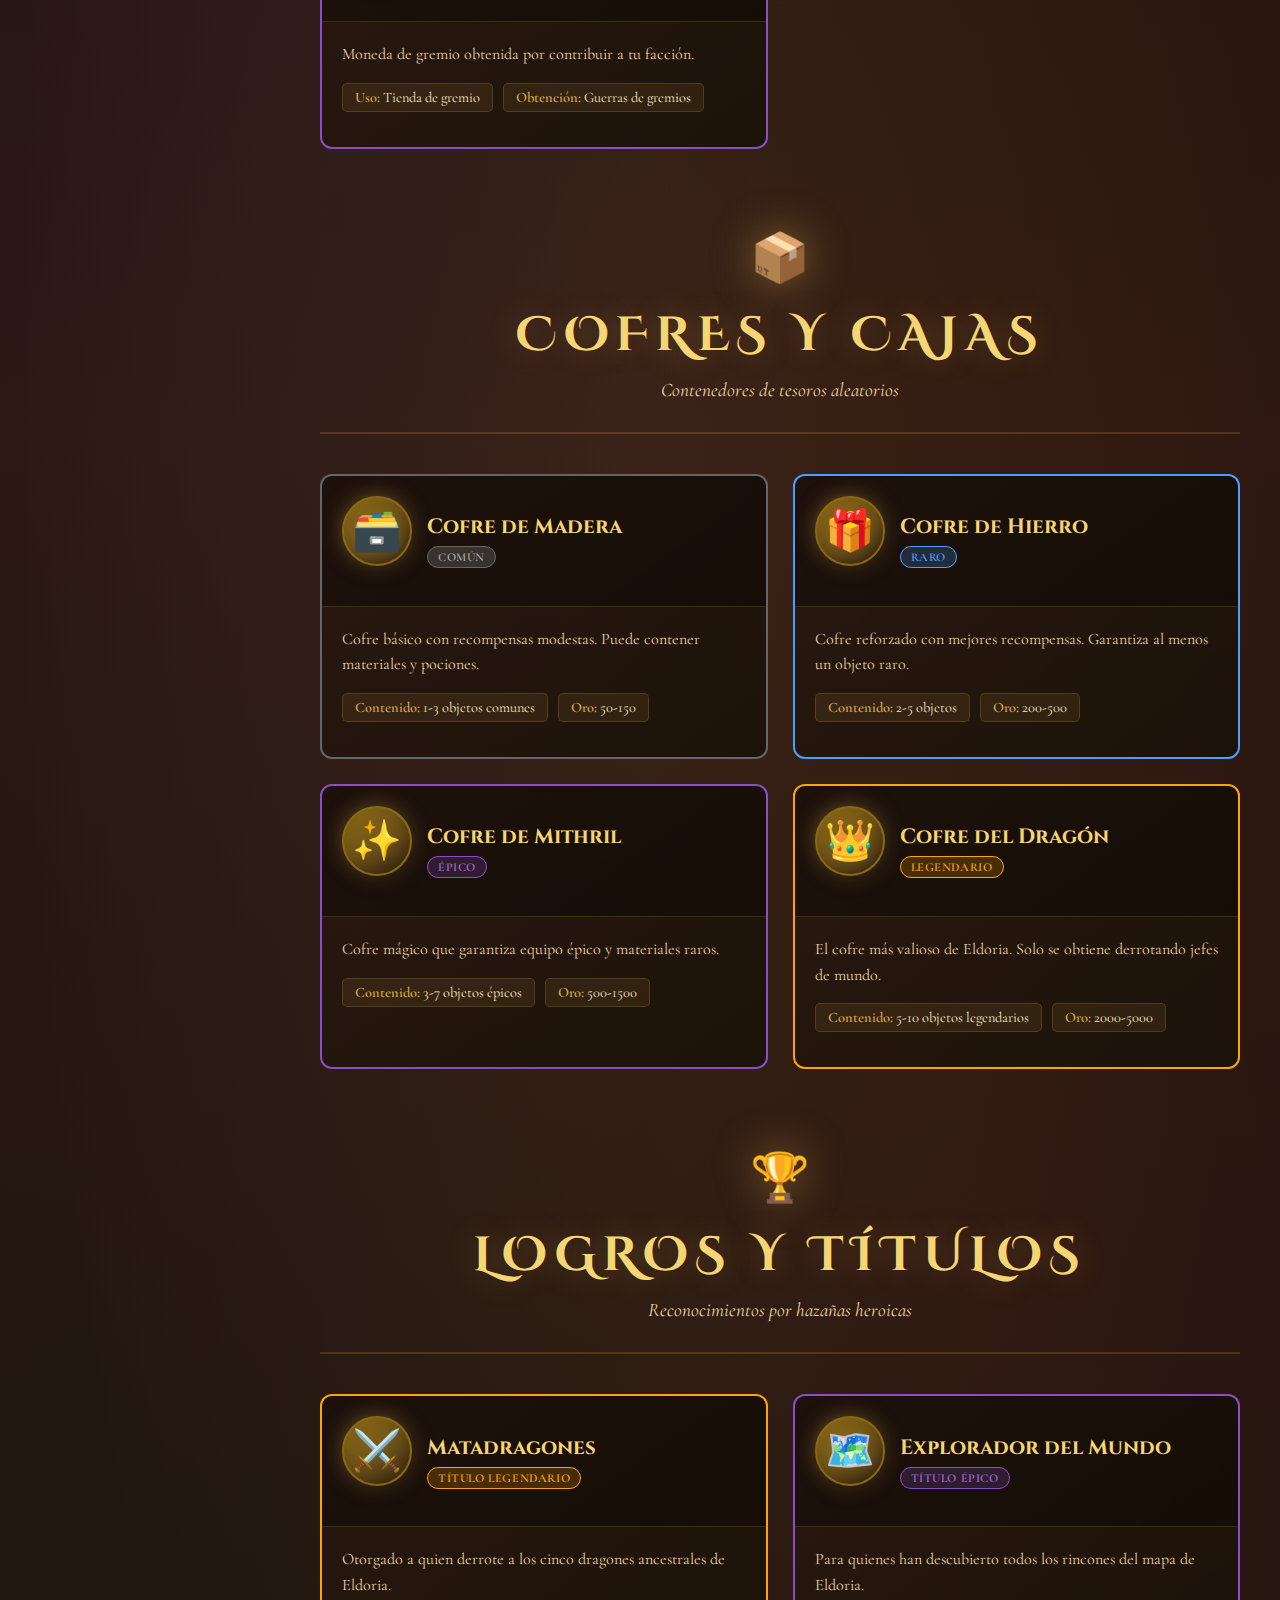
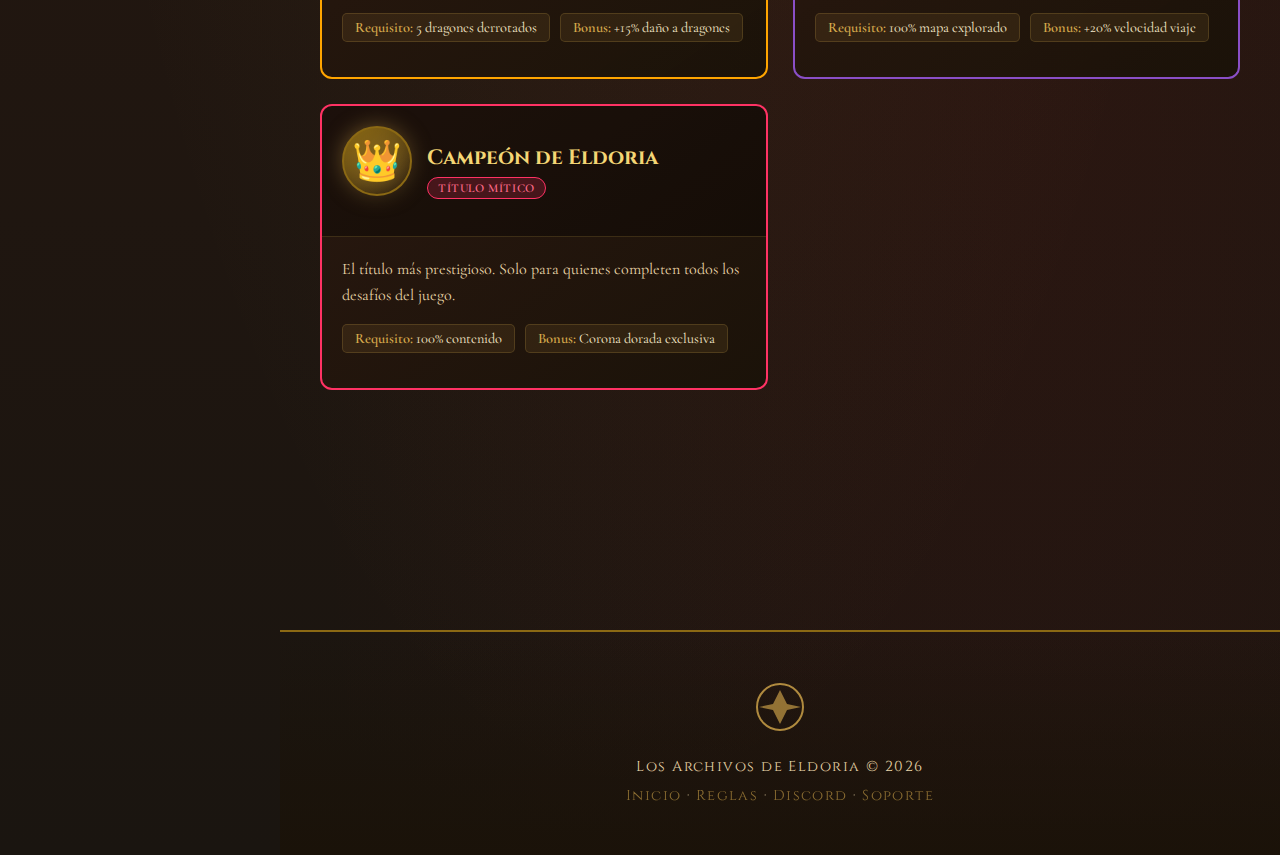
<file: sections/items/rewards.html>
<!DOCTYPE html>
<html lang="es">

<head>
    <meta charset="UTF-8">
    <meta name="viewport" content="width=device-width, initial-scale=1.0">
    <meta name="description" content="Recompensas de Eldoria - Tesoros, logros y premios para aventureros.">
    <link rel="preconnect" href="https://fonts.googleapis.com">
    <link rel="preconnect" href="https://fonts.gstatic.com" crossorigin>
    <link
        href="https://fonts.googleapis.com/css2?family=Cinzel+Decorative:wght@400;700;900&family=Cinzel:wght@400;500;600;700&family=Cormorant+Garamond:ital,wght@0,400;0,500;0,600;1,400;1,500&display=swap"
        rel="stylesheet">
    <title>Recompensas - Eldoria Wiki</title>
    <link rel="stylesheet" href="../../css/styles.css">
</head>

<body>
    <div class="particles" id="particles"></div>

    <header>
        <div class="logo-container">
            <a href="../../index.html" class="home-link">
                <svg class="crown-icon" viewBox="0 0 100 80" fill="none" xmlns="http://www.w3.org/2000/svg">
                    <defs>
                        <linearGradient id="goldGrad" x1="0%" y1="0%" x2="0%" y2="100%">
                            <stop offset="0%" stop-color="#f4d675" />
                            <stop offset="50%" stop-color="#d4a84b" />
                            <stop offset="100%" stop-color="#8b6914" />
                        </linearGradient>
                    </defs>
                    <path d="M50 5L65 30L85 15L75 50H25L15 15L35 30L50 5Z" fill="url(#goldGrad)" stroke="#f4d675"
                        stroke-width="2" />
                    <rect x="20" y="50" width="60" height="15" rx="3" fill="url(#goldGrad)" stroke="#f4d675"
                        stroke-width="2" />
                    <circle cx="50" cy="25" r="5" fill="#8b1a1a" />
                    <circle cx="30" cy="35" r="4" fill="#4a1a6b" />
                    <circle cx="70" cy="35" r="4" fill="#1a4a2e" />
                    <path d="M25 70H75" stroke="#d4a84b" stroke-width="3" stroke-linecap="round" />
                </svg>
            </a>
        </div>
        <h1>Recompensas</h1>
        <p class="subtitle">Tesoros y Premios del Reino</p>
        <div class="divider">
            <div class="divider-line"></div>
            <div class="divider-gem"></div>
            <div class="divider-line"></div>
        </div>
    </header>

    <aside class="sidebar">
        <div class="sidebar-header">
            <div class="sidebar-logo">
                <svg class="crown-icon" viewBox="0 0 100 80" fill="none" xmlns="http://www.w3.org/2000/svg">
                    <defs>
                        <linearGradient id="sidebarGoldGrad" x1="0%" y1="0%" x2="0%" y2="100%">
                            <stop offset="0%" stop-color="#f4d675" />
                            <stop offset="50%" stop-color="#d4a84b" />
                            <stop offset="100%" stop-color="#8b6914" />
                        </linearGradient>
                    </defs>
                    <path d="M50 5L65 30L85 15L75 50H25L15 15L35 30L50 5Z" fill="url(#sidebarGoldGrad)" stroke="#f4d675"
                        stroke-width="2" />
                    <rect x="20" y="50" width="60" height="15" rx="3" fill="url(#sidebarGoldGrad)" stroke="#f4d675"
                        stroke-width="2" />
                </svg>
            </div>
            <div class="sidebar-title">Eldoria Wiki</div>
        </div>
        <ul class="sidebar-menu">
            <li class="sidebar-item">
                <a href="../../index.html" class="sidebar-link">
                    <span class="sidebar-icon">🏠</span>
                    <span>Inicio</span>
                </a>
            </li>

            <li class="sidebar-section-header">Objetos</li>
            <li class="sidebar-item">
                <a href="fruits.html" class="sidebar-link sidebar-link-sub">
                    <span class="sidebar-icon">🍎</span>
                    <span>Frutas</span>
                </a>
            </li>
            <li class="sidebar-item">
                <a href="equipment.html" class="sidebar-link sidebar-link-sub">
                    <span class="sidebar-icon">⚔️</span>
                    <span>Equipo</span>
                </a>
            </li>
            <li class="sidebar-item">
                <a href="rewards.html" class="sidebar-link sidebar-link-sub active">
                    <span class="sidebar-icon">🏆</span>
                    <span>Premios</span>
                </a>
            </li>

            <li class="sidebar-section-header">Mapa</li>
            <li class="sidebar-item">
                <a href="../map/cities.html" class="sidebar-link sidebar-link-sub">
                    <span class="sidebar-icon">🏰</span>
                    <span>Ciudades</span>
                </a>
            </li>
            <li class="sidebar-item">
                <a href="../map/dungeons.html" class="sidebar-link sidebar-link-sub">
                    <span class="sidebar-icon">🏚️</span>
                    <span>Mazmorras</span>
                </a>
            </li>
            <li class="sidebar-item">
                <a href="../map/bossarenas.html" class="sidebar-link sidebar-link-sub">
                    <span class="sidebar-icon">🐉</span>
                    <span>Jefes</span>
                </a>
            </li>

            <li class="sidebar-section-header">Historia</li>
            <li class="sidebar-item">
                <a href="../history/characters.html" class="sidebar-link sidebar-link-sub">
                    <span class="sidebar-icon">👥</span>
                    <span>Personajes</span>
                </a>
            </li>
            <li class="sidebar-item">
                <a href="../history/lore.html" class="sidebar-link sidebar-link-sub">
                    <span class="sidebar-icon">📜</span>
                    <span>Lore</span>
                </a>
            </li>
        </ul>
        <div class="sidebar-footer">
            <p>Eldoria &copy; 2026</p>
        </div>
    </aside>

    <main>
        <section class="welcome">
            <h2>Tesoros del Aventurero</h2>
            <p>Las recompensas de Eldoria vienen en muchas formas: monedas de oro, gemas preciosas, cofres misteriosos y
                títulos honoríficos. Los aventureros más dedicados acumulan riquezas que superan a las de los reyes.</p>
        </section>

        <!-- MONEDAS Y DIVISAS -->
        <section class="category-section">
            <div class="category-header">
                <div class="category-icon">💰</div>
                <h2>Monedas y Divisas</h2>
                <p class="category-desc">Las diferentes formas de riqueza en Eldoria</p>
            </div>
            <div class="content-grid">
                <article class="content-card rarity-common">
                    <div class="card-header">
                        <span class="card-icon">🪙</span>
                        <div class="card-title">
                            <h3>Monedas de Oro</h3>
                            <span class="rarity-tag">Común</span>
                        </div>
                    </div>
                    <div class="card-body">
                        <p class="card-description">La moneda estándar del reino. Se obtiene derrotando enemigos y
                            completando misiones.</p>
                        <div class="card-stats">
                            <div class="stat"><span class="stat-label">Uso:</span> Comercio general</div>
                            <div class="stat"><span class="stat-label">Obtención:</span> Enemigos, misiones</div>
                        </div>
                    </div>
                </article>

                <article class="content-card rarity-rare">
                    <div class="card-header">
                        <span class="card-icon">💎</span>
                        <div class="card-title">
                            <h3>Gemas Celestiales</h3>
                            <span class="rarity-tag">Rara</span>
                        </div>
                    </div>
                    <div class="card-body">
                        <p class="card-description">Moneda premium usada para mejoras especiales y objetos exclusivos.
                        </p>
                        <div class="card-stats">
                            <div class="stat"><span class="stat-label">Uso:</span> Tienda premium</div>
                            <div class="stat"><span class="stat-label">Obtención:</span> Eventos, logros</div>
                        </div>
                    </div>
                </article>

                <article class="content-card rarity-epic">
                    <div class="card-header">
                        <span class="card-icon">🌟</span>
                        <div class="card-title">
                            <h3>Estrellas de Honor</h3>
                            <span class="rarity-tag">Épica</span>
                        </div>
                    </div>
                    <div class="card-body">
                        <p class="card-description">Moneda de gremio obtenida por contribuir a tu facción.</p>
                        <div class="card-stats">
                            <div class="stat"><span class="stat-label">Uso:</span> Tienda de gremio</div>
                            <div class="stat"><span class="stat-label">Obtención:</span> Guerras de gremios</div>
                        </div>
                    </div>
                </article>
            </div>
        </section>

        <!-- COFRES -->
        <section class="category-section">
            <div class="category-header">
                <div class="category-icon">📦</div>
                <h2>Cofres y Cajas</h2>
                <p class="category-desc">Contenedores de tesoros aleatorios</p>
            </div>
            <div class="content-grid">
                <article class="content-card rarity-common">
                    <div class="card-header">
                        <span class="card-icon">🗃️</span>
                        <div class="card-title">
                            <h3>Cofre de Madera</h3>
                            <span class="rarity-tag">Común</span>
                        </div>
                    </div>
                    <div class="card-body">
                        <p class="card-description">Cofre básico con recompensas modestas. Puede contener materiales y
                            pociones.</p>
                        <div class="card-stats">
                            <div class="stat"><span class="stat-label">Contenido:</span> 1-3 objetos comunes</div>
                            <div class="stat"><span class="stat-label">Oro:</span> 50-150</div>
                        </div>
                    </div>
                </article>

                <article class="content-card rarity-rare">
                    <div class="card-header">
                        <span class="card-icon">🎁</span>
                        <div class="card-title">
                            <h3>Cofre de Hierro</h3>
                            <span class="rarity-tag">Raro</span>
                        </div>
                    </div>
                    <div class="card-body">
                        <p class="card-description">Cofre reforzado con mejores recompensas. Garantiza al menos un
                            objeto raro.</p>
                        <div class="card-stats">
                            <div class="stat"><span class="stat-label">Contenido:</span> 2-5 objetos</div>
                            <div class="stat"><span class="stat-label">Oro:</span> 200-500</div>
                        </div>
                    </div>
                </article>

                <article class="content-card rarity-epic">
                    <div class="card-header">
                        <span class="card-icon">✨</span>
                        <div class="card-title">
                            <h3>Cofre de Mithril</h3>
                            <span class="rarity-tag">Épico</span>
                        </div>
                    </div>
                    <div class="card-body">
                        <p class="card-description">Cofre mágico que garantiza equipo épico y materiales raros.</p>
                        <div class="card-stats">
                            <div class="stat"><span class="stat-label">Contenido:</span> 3-7 objetos épicos</div>
                            <div class="stat"><span class="stat-label">Oro:</span> 500-1500</div>
                        </div>
                    </div>
                </article>

                <article class="content-card rarity-legendary">
                    <div class="card-header">
                        <span class="card-icon">👑</span>
                        <div class="card-title">
                            <h3>Cofre del Dragón</h3>
                            <span class="rarity-tag">Legendario</span>
                        </div>
                    </div>
                    <div class="card-body">
                        <p class="card-description">El cofre más valioso de Eldoria. Solo se obtiene derrotando jefes de
                            mundo.</p>
                        <div class="card-stats">
                            <div class="stat"><span class="stat-label">Contenido:</span> 5-10 objetos legendarios</div>
                            <div class="stat"><span class="stat-label">Oro:</span> 2000-5000</div>
                        </div>
                    </div>
                </article>
            </div>
        </section>

        <!-- LOGROS -->
        <section class="category-section">
            <div class="category-header">
                <div class="category-icon">🏆</div>
                <h2>Logros y Títulos</h2>
                <p class="category-desc">Reconocimientos por hazañas heroicas</p>
            </div>
            <div class="content-grid">
                <article class="content-card rarity-legendary">
                    <div class="card-header">
                        <span class="card-icon">⚔️</span>
                        <div class="card-title">
                            <h3>Matadragones</h3>
                            <span class="rarity-tag">Título Legendario</span>
                        </div>
                    </div>
                    <div class="card-body">
                        <p class="card-description">Otorgado a quien derrote a los cinco dragones ancestrales de
                            Eldoria.</p>
                        <div class="card-stats">
                            <div class="stat"><span class="stat-label">Requisito:</span> 5 dragones derrotados</div>
                            <div class="stat"><span class="stat-label">Bonus:</span> +15% daño a dragones</div>
                        </div>
                    </div>
                </article>

                <article class="content-card rarity-epic">
                    <div class="card-header">
                        <span class="card-icon">🗺️</span>
                        <div class="card-title">
                            <h3>Explorador del Mundo</h3>
                            <span class="rarity-tag">Título Épico</span>
                        </div>
                    </div>
                    <div class="card-body">
                        <p class="card-description">Para quienes han descubierto todos los rincones del mapa de Eldoria.
                        </p>
                        <div class="card-stats">
                            <div class="stat"><span class="stat-label">Requisito:</span> 100% mapa explorado</div>
                            <div class="stat"><span class="stat-label">Bonus:</span> +20% velocidad viaje</div>
                        </div>
                    </div>
                </article>

                <article class="content-card rarity-mythic">
                    <div class="card-header">
                        <span class="card-icon">👑</span>
                        <div class="card-title">
                            <h3>Campeón de Eldoria</h3>
                            <span class="rarity-tag">Título Mítico</span>
                        </div>
                    </div>
                    <div class="card-body">
                        <p class="card-description">El título más prestigioso. Solo para quienes completen todos los
                            desafíos del juego.</p>
                        <div class="card-stats">
                            <div class="stat"><span class="stat-label">Requisito:</span> 100% contenido</div>
                            <div class="stat"><span class="stat-label">Bonus:</span> Corona dorada exclusiva</div>
                        </div>
                    </div>
                </article>
            </div>
        </section>
    </main>

    <footer>
        <svg class="footer-emblem" viewBox="0 0 50 50" fill="none" xmlns="http://www.w3.org/2000/svg">
            <circle cx="25" cy="25" r="23" stroke="#d4a84b" stroke-width="2" fill="none" />
            <path d="M25 8L32 22L46 25L32 28L25 42L18 28L4 25L18 22L25 8Z" fill="#d4a84b" opacity="0.8" />
        </svg>
        <p>Los Archivos de Eldoria &copy; 2026</p>
        <p style="margin-top: 10px; opacity: 0.6;">
            <a href="../../index.html">Inicio</a> · <a href="#">Reglas</a> · <a href="#">Discord</a> · <a
                href="#">Soporte</a>
        </p>
    </footer>

    <script src="../../js/script.js"></script>
</body>

</html>
</file>
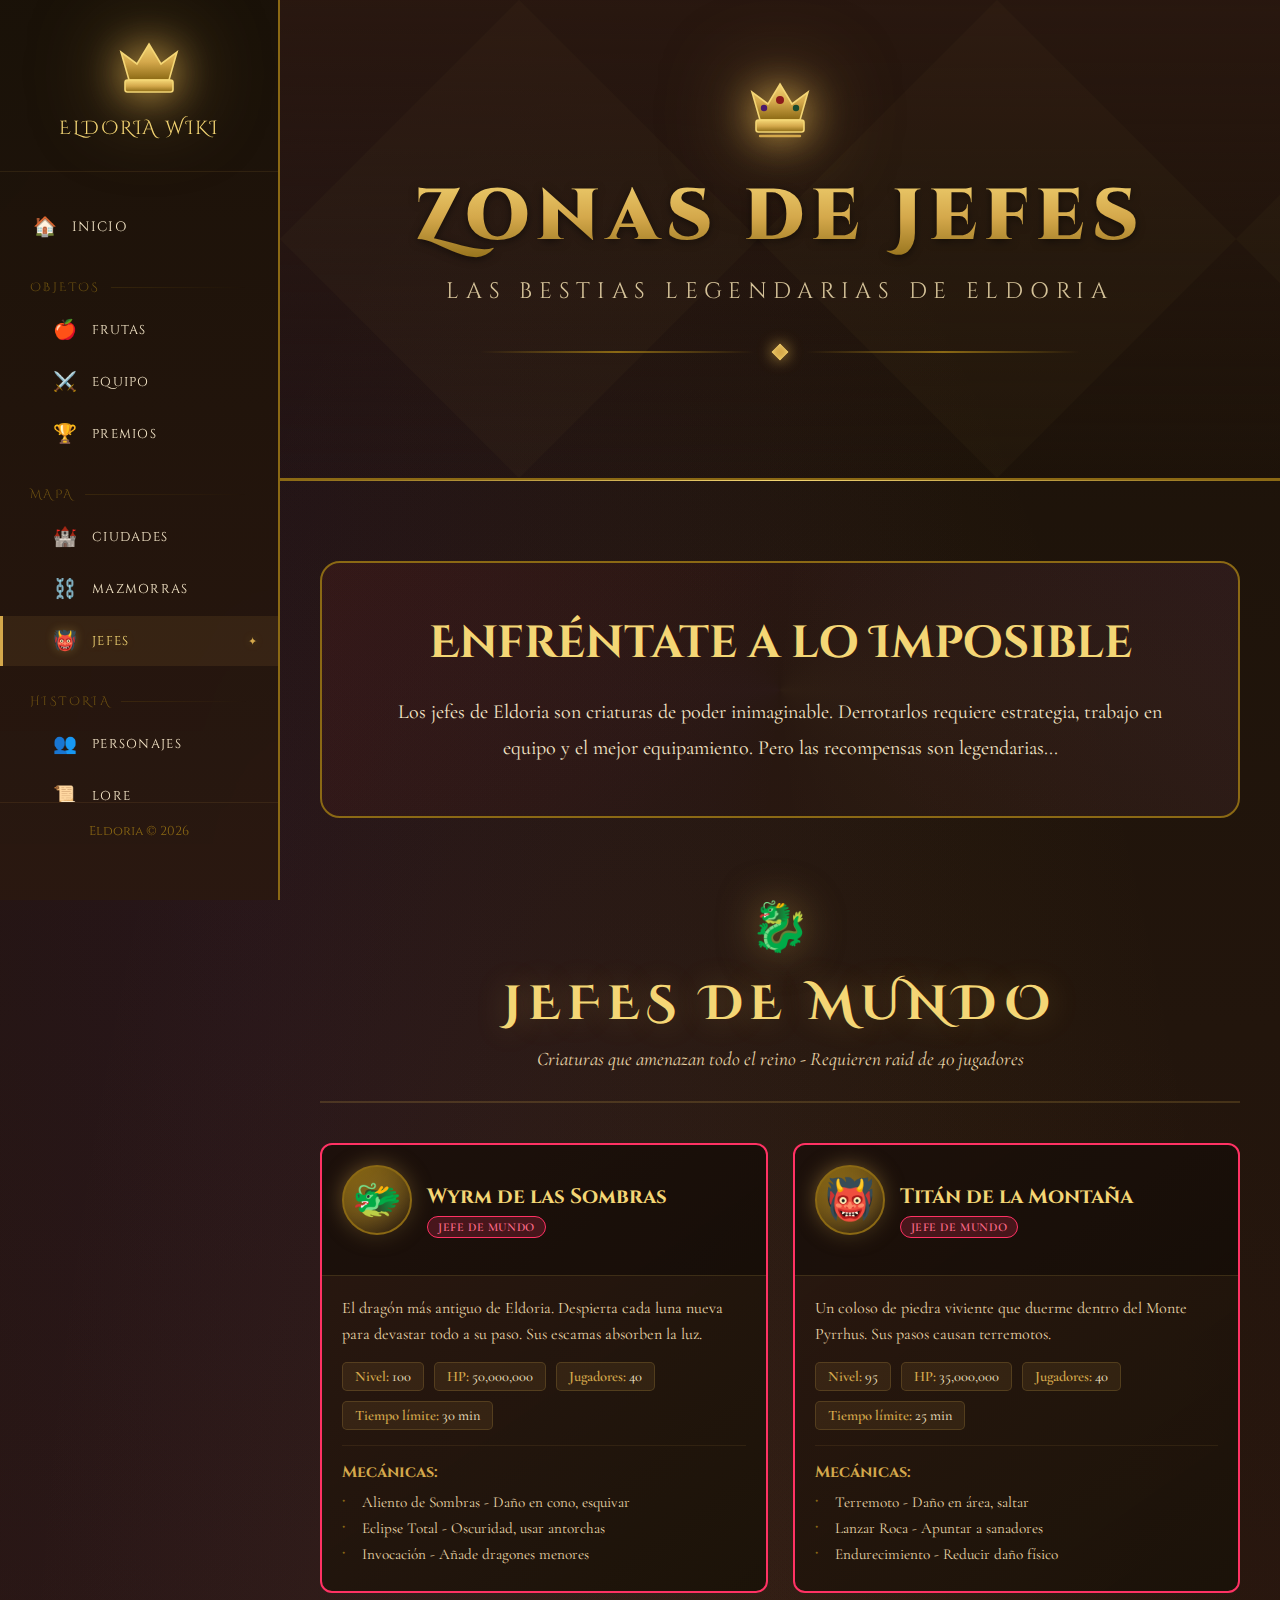
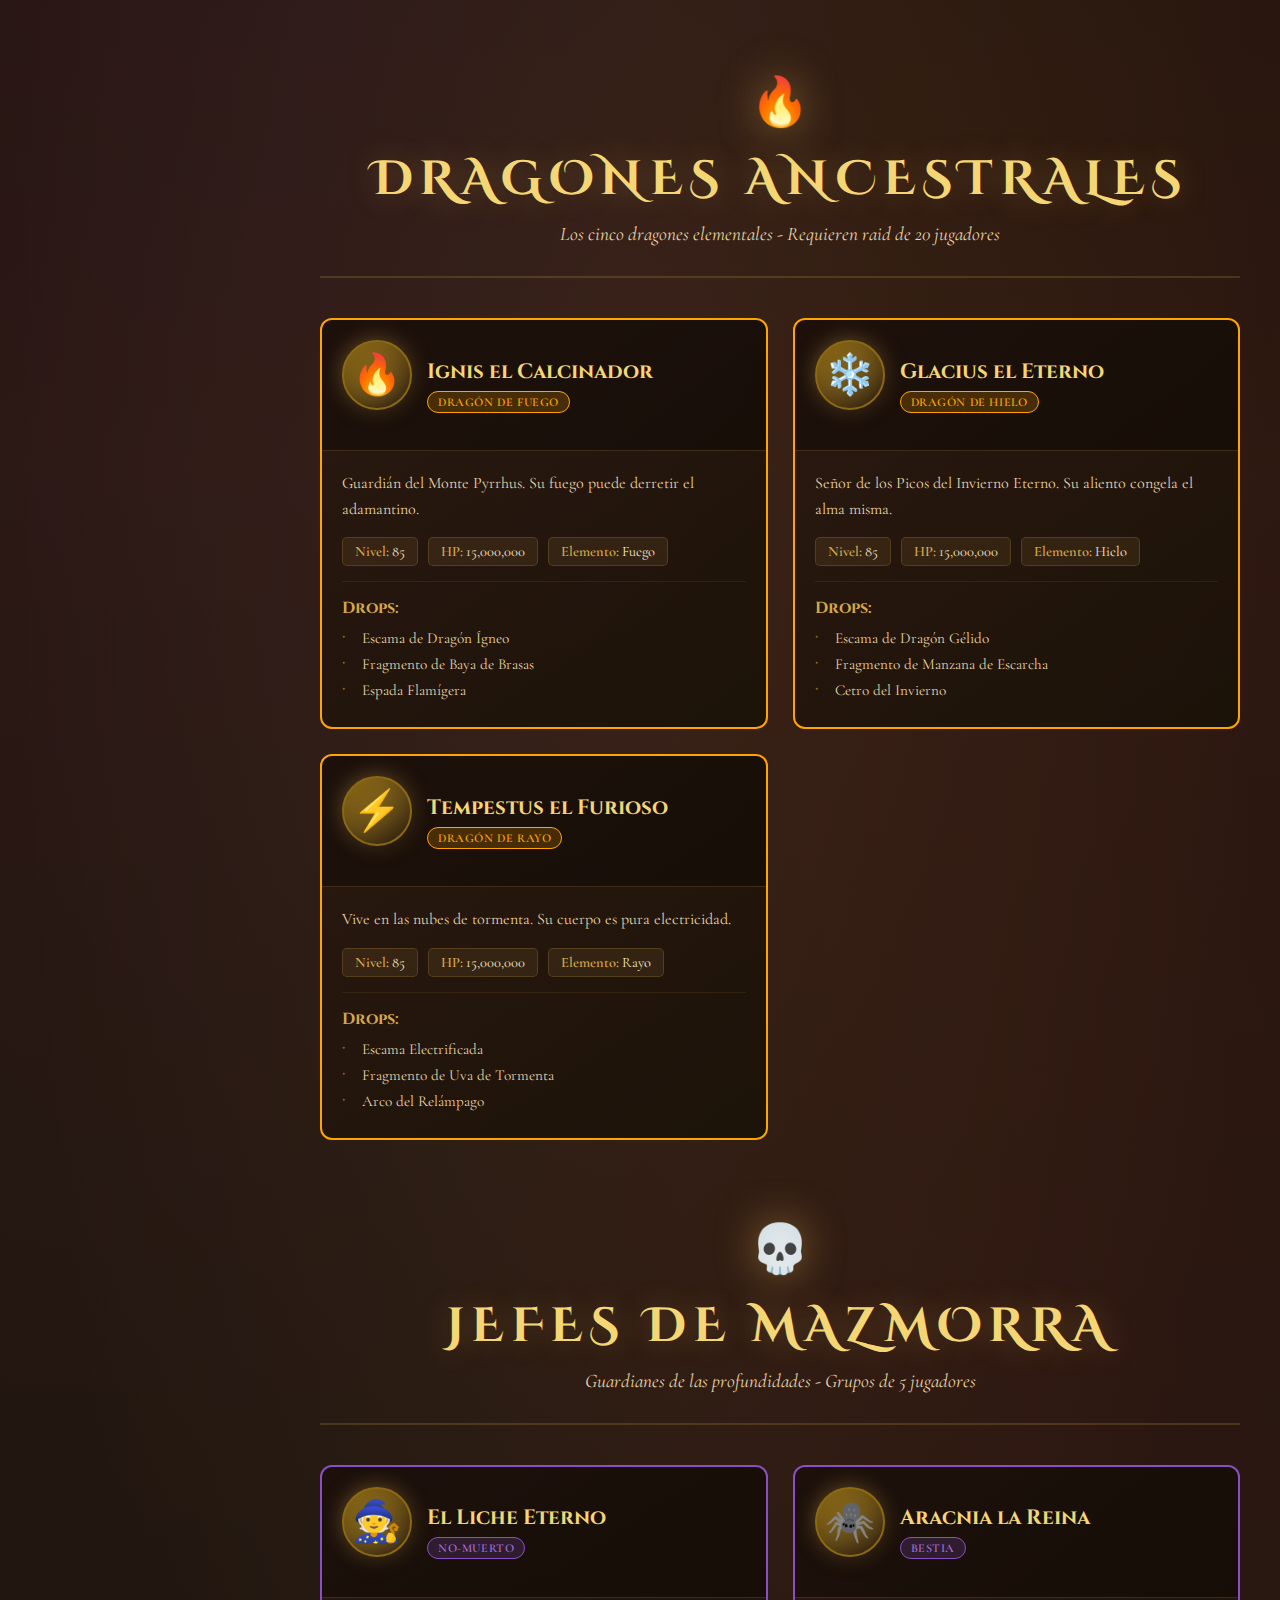
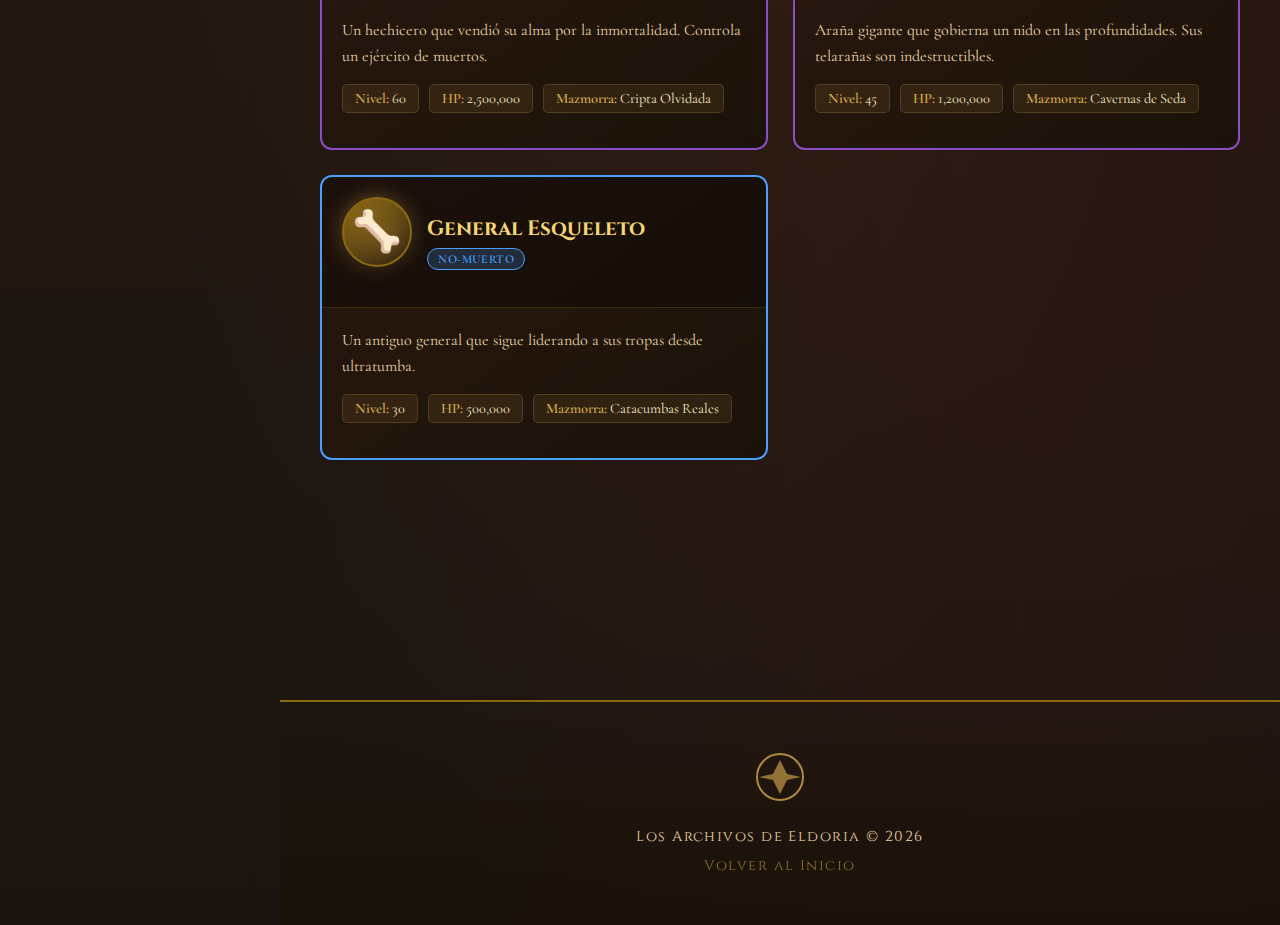
<file: sections/map/bossarenas.html>
<!DOCTYPE html>
<html lang="es">

<head>
    <meta charset="UTF-8">
    <meta name="viewport" content="width=device-width, initial-scale=1.0">
    <meta name="description"
        content="Arenas de Jefes de Eldoria - Los monstruos más poderosos del reino y cómo derrotarlos.">
    <link rel="preconnect" href="https://fonts.googleapis.com">
    <link rel="preconnect" href="https://fonts.gstatic.com" crossorigin>
    <link
        href="https://fonts.googleapis.com/css2?family=Cinzel+Decorative:wght@400;700;900&family=Cinzel:wght@400;500;600;700&family=Cormorant+Garamond:ital,wght@0,400;0,500;0,600;1,400;1,500&display=swap"
        rel="stylesheet">
    <title>Zonas de Jefes - Eldoria Wiki</title>
    <link rel="stylesheet" href="../../css/styles.css">
</head>

<body>
    <div class="particles" id="particles"></div>

    <header>
        <div class="logo-container">
            <a href="../../index.html" class="home-link">
                <svg class="crown-icon" viewBox="0 0 100 80" fill="none" xmlns="http://www.w3.org/2000/svg">
                    <defs>
                        <linearGradient id="goldGrad" x1="0%" y1="0%" x2="0%" y2="100%">
                            <stop offset="0%" stop-color="#f4d675" />
                            <stop offset="50%" stop-color="#d4a84b" />
                            <stop offset="100%" stop-color="#8b6914" />
                        </linearGradient>
                    </defs>
                    <path d="M50 5L65 30L85 15L75 50H25L15 15L35 30L50 5Z" fill="url(#goldGrad)" stroke="#f4d675"
                        stroke-width="2" />
                    <rect x="20" y="50" width="60" height="15" rx="3" fill="url(#goldGrad)" stroke="#f4d675"
                        stroke-width="2" />
                    <circle cx="50" cy="25" r="5" fill="#8b1a1a" />
                    <circle cx="30" cy="35" r="4" fill="#4a1a6b" />
                    <circle cx="70" cy="35" r="4" fill="#1a4a2e" />
                    <path d="M25 70H75" stroke="#d4a84b" stroke-width="3" stroke-linecap="round" />
                </svg>
            </a>
        </div>
        <h1>Zonas de Jefes</h1>
        <p class="subtitle">Las Bestias Legendarias de Eldoria</p>
        <div class="divider">
            <div class="divider-line"></div>
            <div class="divider-gem"></div>
            <div class="divider-line"></div>
        </div>
    </header>

    <aside class="sidebar">
        <div class="sidebar-header">
            <div class="sidebar-logo">
                <svg class="crown-icon" viewBox="0 0 100 80" fill="none" xmlns="http://www.w3.org/2000/svg">
                    <defs>
                        <linearGradient id="sidebarGoldGrad" x1="0%" y1="0%" x2="0%" y2="100%">
                            <stop offset="0%" stop-color="#f4d675" />
                            <stop offset="50%" stop-color="#d4a84b" />
                            <stop offset="100%" stop-color="#8b6914" />
                        </linearGradient>
                    </defs>
                    <path d="M50 5L65 30L85 15L75 50H25L15 15L35 30L50 5Z" fill="url(#sidebarGoldGrad)" stroke="#f4d675"
                        stroke-width="2" />
                    <rect x="20" y="50" width="60" height="15" rx="3" fill="url(#sidebarGoldGrad)" stroke="#f4d675"
                        stroke-width="2" />
                </svg>
            </div>
            <div class="sidebar-title">Eldoria Wiki</div>
        </div>
        <ul class="sidebar-menu">
            <li class="sidebar-item">
                <a href="../../index.html" class="sidebar-link">
                    <span class="sidebar-icon">🏠</span>
                    <span>Inicio</span>
                </a>
            </li>

            <li class="sidebar-section-header">Objetos</li>
            <li class="sidebar-item">
                <a href="../items/fruits.html" class="sidebar-link sidebar-link-sub">
                    <span class="sidebar-icon">🍎</span>
                    <span>Frutas</span>
                </a>
            </li>
            <li class="sidebar-item">
                <a href="../items/equipment.html" class="sidebar-link sidebar-link-sub">
                    <span class="sidebar-icon">⚔️</span>
                    <span>Equipo</span>
                </a>
            </li>
            <li class="sidebar-item">
                <a href="../items/rewards.html" class="sidebar-link sidebar-link-sub">
                    <span class="sidebar-icon">🏆</span>
                    <span>Premios</span>
                </a>
            </li>

            <li class="sidebar-section-header">Mapa</li>
            <li class="sidebar-item">
                <a href="cities.html" class="sidebar-link sidebar-link-sub">
                    <span class="sidebar-icon">🏰</span>
                    <span>Ciudades</span>
                </a>
            </li>
            <li class="sidebar-item">
                <a href="dungeons.html" class="sidebar-link sidebar-link-sub">
                    <span class="sidebar-icon">⛓️</span>
                    <span>Mazmorras</span>
                </a>
            </li>
            <li class="sidebar-item">
                <a href="bossarenas.html" class="sidebar-link sidebar-link-sub active">
                    <span class="sidebar-icon">👹</span>
                    <span>Jefes</span>
                </a>
            </li>

            <li class="sidebar-section-header">Historia</li>
            <li class="sidebar-item">
                <a href="../history/characters.html" class="sidebar-link sidebar-link-sub">
                    <span class="sidebar-icon">👥</span>
                    <span>Personajes</span>
                </a>
            </li>
            <li class="sidebar-item">
                <a href="../history/lore.html" class="sidebar-link sidebar-link-sub">
                    <span class="sidebar-icon">📜</span>
                    <span>Lore</span>
                </a>
            </li>
        </ul>
        <div class="sidebar-footer">
            <p>Eldoria &copy; 2026</p>
        </div>
    </aside>

    <main>
        <section class="welcome">
            <h2>Enfréntate a lo Imposible</h2>
            <p>Los jefes de Eldoria son criaturas de poder inimaginable. Derrotarlos requiere estrategia, trabajo en
                equipo y el mejor equipamiento. Pero las recompensas son legendarias...</p>
        </section>

        <!-- JEFES DE MUNDO -->
        <section class="category-section">
            <div class="category-header">
                <div class="category-icon">🐉</div>
                <h2>Jefes de Mundo</h2>
                <p class="category-desc">Criaturas que amenazan todo el reino - Requieren raid de 40 jugadores</p>
            </div>
            <div class="content-grid">
                <article class="content-card rarity-mythic">
                    <div class="card-header">
                        <span class="card-icon">🐲</span>
                        <div class="card-title">
                            <h3>Wyrm de las Sombras</h3>
                            <span class="rarity-tag">Jefe de Mundo</span>
                        </div>
                    </div>
                    <div class="card-body">
                        <p class="card-description">El dragón más antiguo de Eldoria. Despierta cada luna nueva para
                            devastar todo a su paso. Sus escamas absorben la luz.</p>
                        <div class="card-stats">
                            <div class="stat"><span class="stat-label">Nivel:</span> 100</div>
                            <div class="stat"><span class="stat-label">HP:</span> 50,000,000</div>
                            <div class="stat"><span class="stat-label">Jugadores:</span> 40</div>
                            <div class="stat"><span class="stat-label">Tiempo límite:</span> 30 min</div>
                        </div>
                        <div class="card-abilities">
                            <h4>Mecánicas:</h4>
                            <ul>
                                <li>Aliento de Sombras - Daño en cono, esquivar</li>
                                <li>Eclipse Total - Oscuridad, usar antorchas</li>
                                <li>Invocación - Añade dragones menores</li>
                            </ul>
                        </div>
                    </div>
                </article>

                <article class="content-card rarity-mythic">
                    <div class="card-header">
                        <span class="card-icon">👹</span>
                        <div class="card-title">
                            <h3>Titán de la Montaña</h3>
                            <span class="rarity-tag">Jefe de Mundo</span>
                        </div>
                    </div>
                    <div class="card-body">
                        <p class="card-description">Un coloso de piedra viviente que duerme dentro del Monte Pyrrhus.
                            Sus pasos causan terremotos.</p>
                        <div class="card-stats">
                            <div class="stat"><span class="stat-label">Nivel:</span> 95</div>
                            <div class="stat"><span class="stat-label">HP:</span> 35,000,000</div>
                            <div class="stat"><span class="stat-label">Jugadores:</span> 40</div>
                            <div class="stat"><span class="stat-label">Tiempo límite:</span> 25 min</div>
                        </div>
                        <div class="card-abilities">
                            <h4>Mecánicas:</h4>
                            <ul>
                                <li>Terremoto - Daño en área, saltar</li>
                                <li>Lanzar Roca - Apuntar a sanadores</li>
                                <li>Endurecimiento - Reducir daño físico</li>
                            </ul>
                        </div>
                    </div>
                </article>
            </div>
        </section>

        <!-- DRAGONES ANCESTRALES -->
        <section class="category-section">
            <div class="category-header">
                <div class="category-icon">🔥</div>
                <h2>Dragones Ancestrales</h2>
                <p class="category-desc">Los cinco dragones elementales - Requieren raid de 20 jugadores</p>
            </div>
            <div class="content-grid">
                <article class="content-card rarity-legendary">
                    <div class="card-header">
                        <span class="card-icon">🔥</span>
                        <div class="card-title">
                            <h3>Ignis el Calcinador</h3>
                            <span class="rarity-tag">Dragón de Fuego</span>
                        </div>
                    </div>
                    <div class="card-body">
                        <p class="card-description">Guardián del Monte Pyrrhus. Su fuego puede derretir el adamantino.
                        </p>
                        <div class="card-stats">
                            <div class="stat"><span class="stat-label">Nivel:</span> 85</div>
                            <div class="stat"><span class="stat-label">HP:</span> 15,000,000</div>
                            <div class="stat"><span class="stat-label">Elemento:</span> Fuego</div>
                        </div>
                        <div class="card-abilities">
                            <h4>Drops:</h4>
                            <ul>
                                <li>Escama de Dragón Ígneo</li>
                                <li>Fragmento de Baya de Brasas</li>
                                <li>Espada Flamígera</li>
                            </ul>
                        </div>
                    </div>
                </article>

                <article class="content-card rarity-legendary">
                    <div class="card-header">
                        <span class="card-icon">❄️</span>
                        <div class="card-title">
                            <h3>Glacius el Eterno</h3>
                            <span class="rarity-tag">Dragón de Hielo</span>
                        </div>
                    </div>
                    <div class="card-body">
                        <p class="card-description">Señor de los Picos del Invierno Eterno. Su aliento congela el alma
                            misma.</p>
                        <div class="card-stats">
                            <div class="stat"><span class="stat-label">Nivel:</span> 85</div>
                            <div class="stat"><span class="stat-label">HP:</span> 15,000,000</div>
                            <div class="stat"><span class="stat-label">Elemento:</span> Hielo</div>
                        </div>
                        <div class="card-abilities">
                            <h4>Drops:</h4>
                            <ul>
                                <li>Escama de Dragón Gélido</li>
                                <li>Fragmento de Manzana de Escarcha</li>
                                <li>Cetro del Invierno</li>
                            </ul>
                        </div>
                    </div>
                </article>

                <article class="content-card rarity-legendary">
                    <div class="card-header">
                        <span class="card-icon">⚡</span>
                        <div class="card-title">
                            <h3>Tempestus el Furioso</h3>
                            <span class="rarity-tag">Dragón de Rayo</span>
                        </div>
                    </div>
                    <div class="card-body">
                        <p class="card-description">Vive en las nubes de tormenta. Su cuerpo es pura electricidad.</p>
                        <div class="card-stats">
                            <div class="stat"><span class="stat-label">Nivel:</span> 85</div>
                            <div class="stat"><span class="stat-label">HP:</span> 15,000,000</div>
                            <div class="stat"><span class="stat-label">Elemento:</span> Rayo</div>
                        </div>
                        <div class="card-abilities">
                            <h4>Drops:</h4>
                            <ul>
                                <li>Escama Electrificada</li>
                                <li>Fragmento de Uva de Tormenta</li>
                                <li>Arco del Relámpago</li>
                            </ul>
                        </div>
                    </div>
                </article>
            </div>
        </section>

        <!-- JEFES DE MAZMORRA -->
        <section class="category-section">
            <div class="category-header">
                <div class="category-icon">💀</div>
                <h2>Jefes de Mazmorra</h2>
                <p class="category-desc">Guardianes de las profundidades - Grupos de 5 jugadores</p>
            </div>
            <div class="content-grid">
                <article class="content-card rarity-epic">
                    <div class="card-header">
                        <span class="card-icon">🧙</span>
                        <div class="card-title">
                            <h3>El Liche Eterno</h3>
                            <span class="rarity-tag">No-muerto</span>
                        </div>
                    </div>
                    <div class="card-body">
                        <p class="card-description">Un hechicero que vendió su alma por la inmortalidad. Controla un
                            ejército de muertos.</p>
                        <div class="card-stats">
                            <div class="stat"><span class="stat-label">Nivel:</span> 60</div>
                            <div class="stat"><span class="stat-label">HP:</span> 2,500,000</div>
                            <div class="stat"><span class="stat-label">Mazmorra:</span> Cripta Olvidada</div>
                        </div>
                    </div>
                </article>

                <article class="content-card rarity-epic">
                    <div class="card-header">
                        <span class="card-icon">🕷️</span>
                        <div class="card-title">
                            <h3>Aracnia la Reina</h3>
                            <span class="rarity-tag">Bestia</span>
                        </div>
                    </div>
                    <div class="card-body">
                        <p class="card-description">Araña gigante que gobierna un nido en las profundidades. Sus
                            telarañas son indestructibles.</p>
                        <div class="card-stats">
                            <div class="stat"><span class="stat-label">Nivel:</span> 45</div>
                            <div class="stat"><span class="stat-label">HP:</span> 1,200,000</div>
                            <div class="stat"><span class="stat-label">Mazmorra:</span> Cavernas de Seda</div>
                        </div>
                    </div>
                </article>

                <article class="content-card rarity-rare">
                    <div class="card-header">
                        <span class="card-icon">🦴</span>
                        <div class="card-title">
                            <h3>General Esqueleto</h3>
                            <span class="rarity-tag">No-muerto</span>
                        </div>
                    </div>
                    <div class="card-body">
                        <p class="card-description">Un antiguo general que sigue liderando a sus tropas desde
                            ultratumba.</p>
                        <div class="card-stats">
                            <div class="stat"><span class="stat-label">Nivel:</span> 30</div>
                            <div class="stat"><span class="stat-label">HP:</span> 500,000</div>
                            <div class="stat"><span class="stat-label">Mazmorra:</span> Catacumbas Reales</div>
                        </div>
                    </div>
                </article>
            </div>
        </section>
    </main>

    <footer>
        <svg class="footer-emblem" viewBox="0 0 50 50" fill="none" xmlns="http://www.w3.org/2000/svg">
            <circle cx="25" cy="25" r="23" stroke="#d4a84b" stroke-width="2" fill="none" />
            <path d="M25 8L32 22L46 25L32 28L25 42L18 28L4 25L18 22L25 8Z" fill="#d4a84b" opacity="0.8" />
        </svg>
        <p>Los Archivos de Eldoria &copy; 2026</p>
        <p style="margin-top: 10px; opacity: 0.6;">
            <a href="../../index.html">Volver al Inicio</a>
        </p>
    </footer>

    <script src="../../js/script.js"></script>
</body>

</html>
</file>
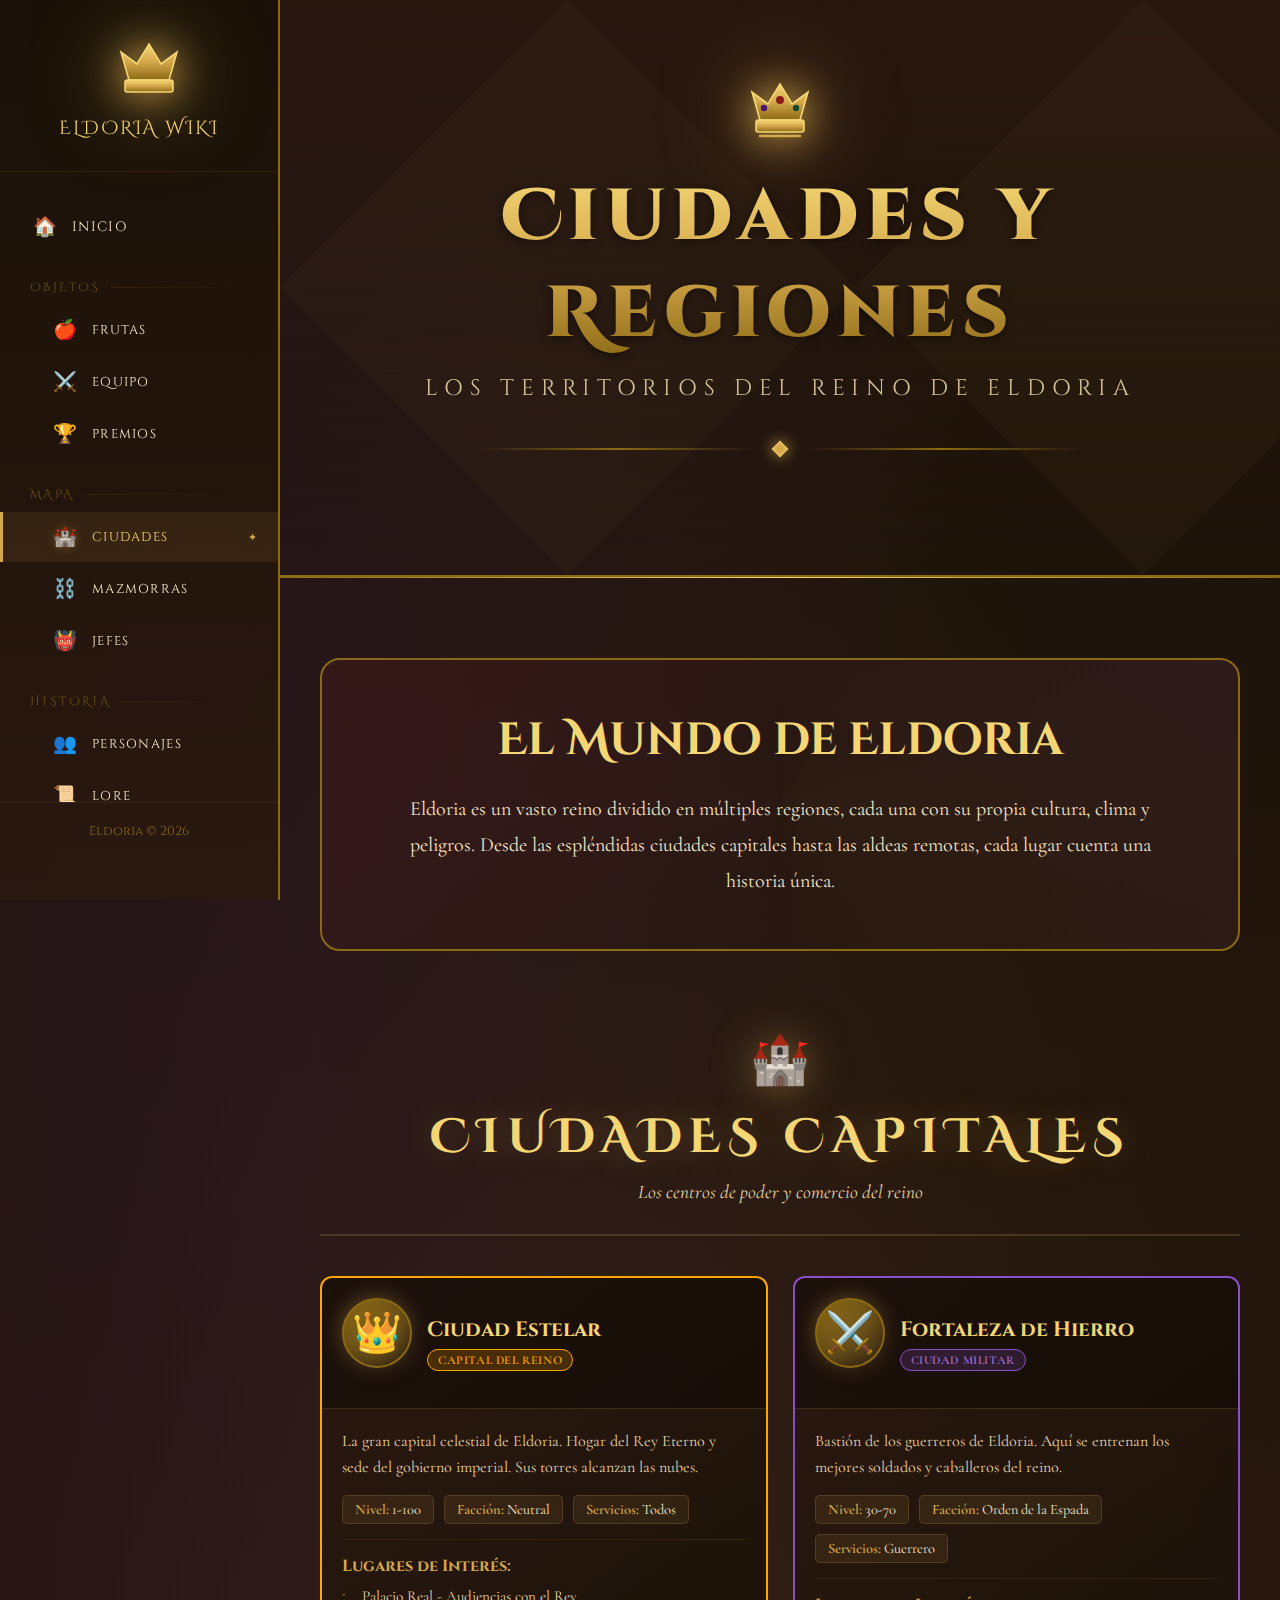
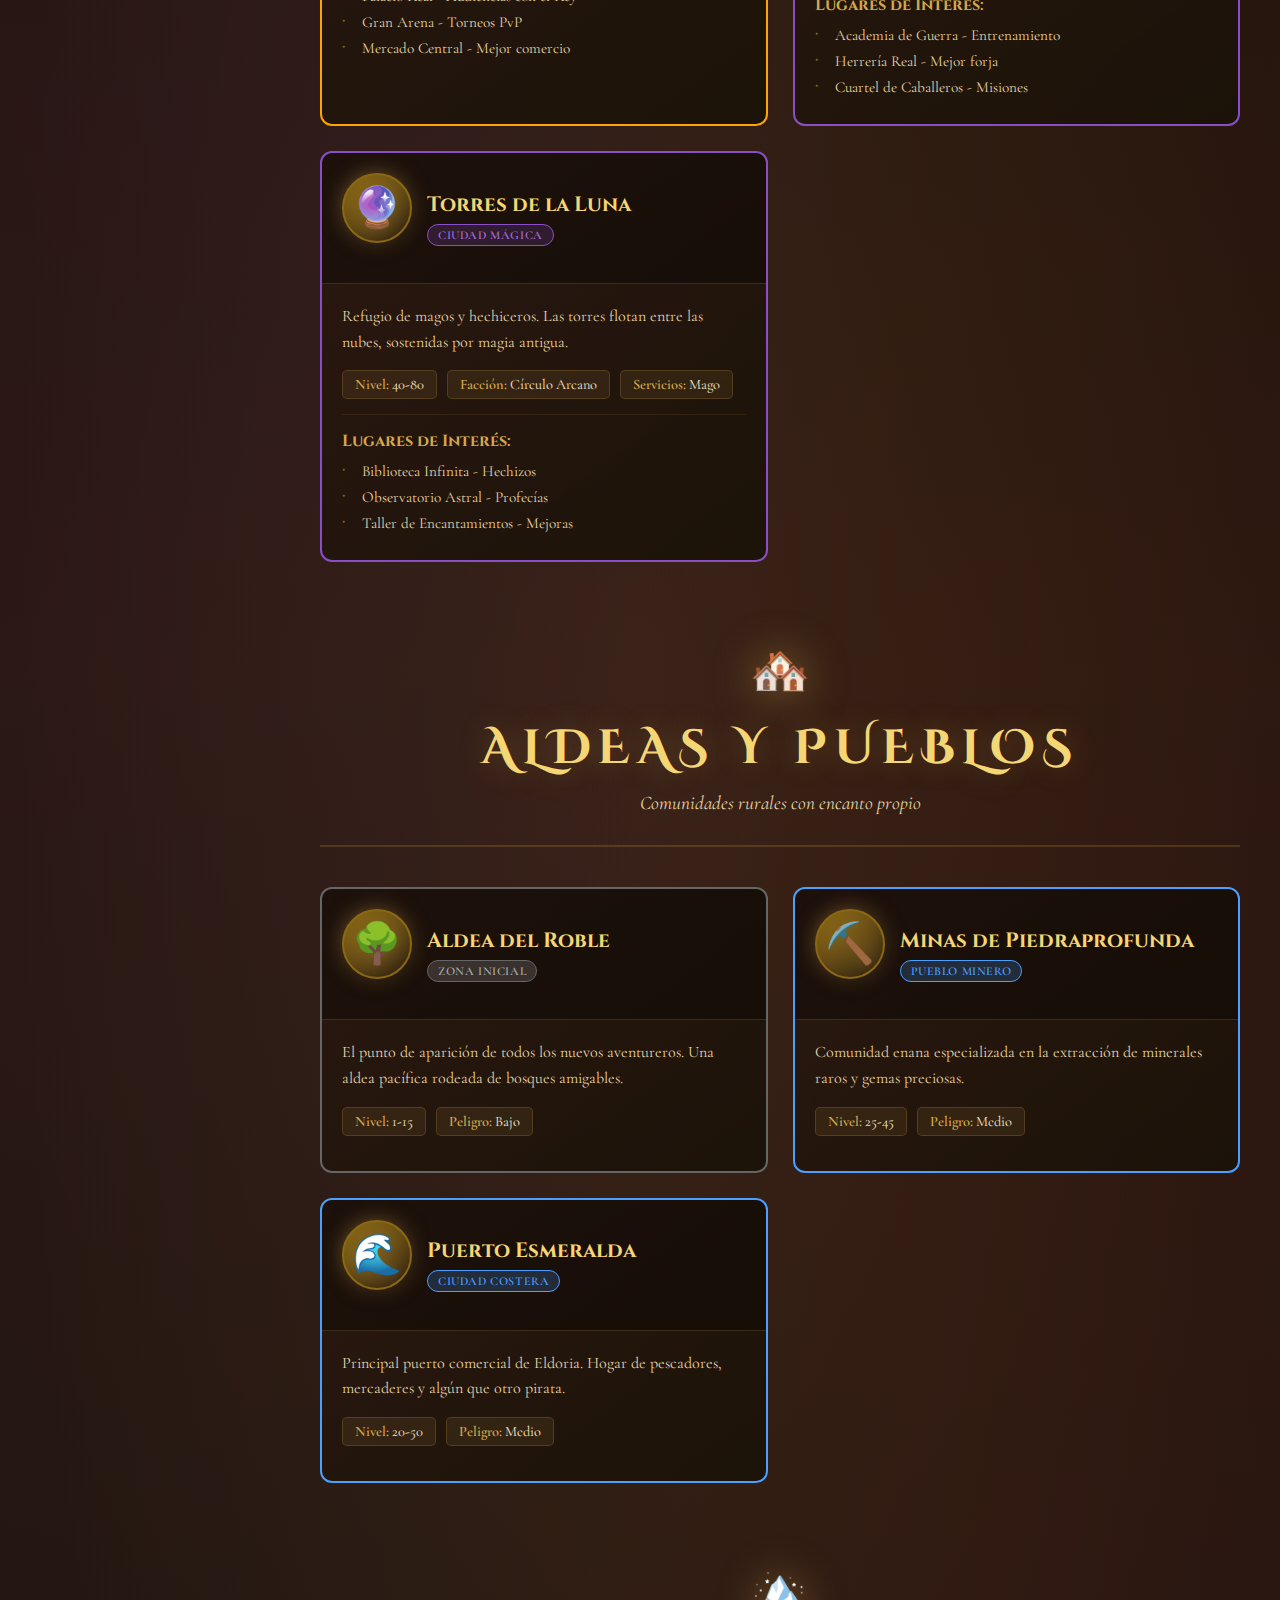
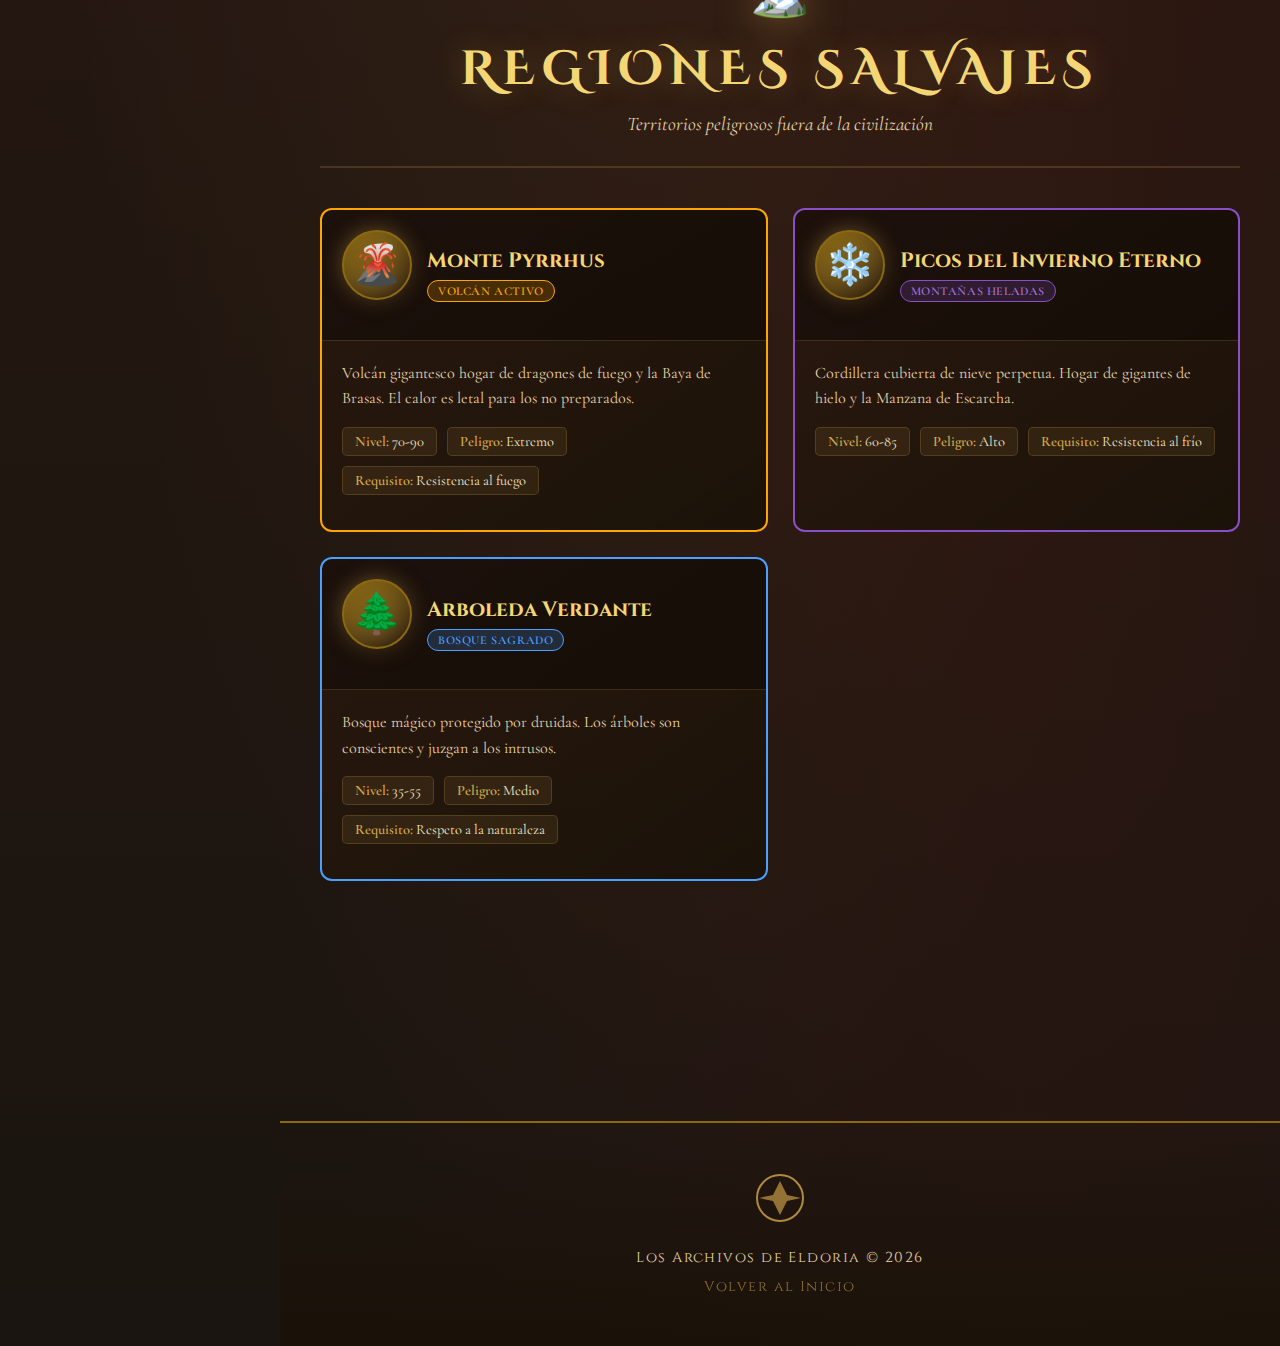
<file: sections/map/cities.html>
<!DOCTYPE html>
<html lang="es">

<head>
    <meta charset="UTF-8">
    <meta name="viewport" content="width=device-width, initial-scale=1.0">
    <meta name="description" content="Ciudades y Regiones de Eldoria - Explora las principales ubicaciones del reino.">
    <link rel="preconnect" href="https://fonts.googleapis.com">
    <link rel="preconnect" href="https://fonts.gstatic.com" crossorigin>
    <link
        href="https://fonts.googleapis.com/css2?family=Cinzel+Decorative:wght@400;700;900&family=Cinzel:wght@400;500;600;700&family=Cormorant+Garamond:ital,wght@0,400;0,500;0,600;1,400;1,500&display=swap"
        rel="stylesheet">
    <title>Ciudades y Regiones - Eldoria Wiki</title>
    <link rel="stylesheet" href="../../css/styles.css">
</head>

<body>
    <div class="particles" id="particles"></div>

    <header>
        <div class="logo-container">
            <a href="../../index.html" class="home-link">
                <svg class="crown-icon" viewBox="0 0 100 80" fill="none" xmlns="http://www.w3.org/2000/svg">
                    <defs>
                        <linearGradient id="goldGrad" x1="0%" y1="0%" x2="0%" y2="100%">
                            <stop offset="0%" stop-color="#f4d675" />
                            <stop offset="50%" stop-color="#d4a84b" />
                            <stop offset="100%" stop-color="#8b6914" />
                        </linearGradient>
                    </defs>
                    <path d="M50 5L65 30L85 15L75 50H25L15 15L35 30L50 5Z" fill="url(#goldGrad)" stroke="#f4d675"
                        stroke-width="2" />
                    <rect x="20" y="50" width="60" height="15" rx="3" fill="url(#goldGrad)" stroke="#f4d675"
                        stroke-width="2" />
                    <circle cx="50" cy="25" r="5" fill="#8b1a1a" />
                    <circle cx="30" cy="35" r="4" fill="#4a1a6b" />
                    <circle cx="70" cy="35" r="4" fill="#1a4a2e" />
                    <path d="M25 70H75" stroke="#d4a84b" stroke-width="3" stroke-linecap="round" />
                </svg>
            </a>
        </div>
        <h1>Ciudades y Regiones</h1>
        <p class="subtitle">Los Territorios del Reino de Eldoria</p>
        <div class="divider">
            <div class="divider-line"></div>
            <div class="divider-gem"></div>
            <div class="divider-line"></div>
        </div>
    </header>

    <aside class="sidebar">
        <div class="sidebar-header">
            <div class="sidebar-logo">
                <svg class="crown-icon" viewBox="0 0 100 80" fill="none" xmlns="http://www.w3.org/2000/svg">
                    <defs>
                        <linearGradient id="sidebarGoldGrad" x1="0%" y1="0%" x2="0%" y2="100%">
                            <stop offset="0%" stop-color="#f4d675" />
                            <stop offset="50%" stop-color="#d4a84b" />
                            <stop offset="100%" stop-color="#8b6914" />
                        </linearGradient>
                    </defs>
                    <path d="M50 5L65 30L85 15L75 50H25L15 15L35 30L50 5Z" fill="url(#sidebarGoldGrad)" stroke="#f4d675"
                        stroke-width="2" />
                    <rect x="20" y="50" width="60" height="15" rx="3" fill="url(#sidebarGoldGrad)" stroke="#f4d675"
                        stroke-width="2" />
                </svg>
            </div>
            <div class="sidebar-title">Eldoria Wiki</div>
        </div>
        <ul class="sidebar-menu">
            <li class="sidebar-item">
                <a href="../../index.html" class="sidebar-link">
                    <span class="sidebar-icon">🏠</span>
                    <span>Inicio</span>
                </a>
            </li>

            <li class="sidebar-section-header">Objetos</li>
            <li class="sidebar-item">
                <a href="../items/fruits.html" class="sidebar-link sidebar-link-sub">
                    <span class="sidebar-icon">🍎</span>
                    <span>Frutas</span>
                </a>
            </li>
            <li class="sidebar-item">
                <a href="../items/equipment.html" class="sidebar-link sidebar-link-sub">
                    <span class="sidebar-icon">⚔️</span>
                    <span>Equipo</span>
                </a>
            </li>
            <li class="sidebar-item">
                <a href="../items/rewards.html" class="sidebar-link sidebar-link-sub">
                    <span class="sidebar-icon">🏆</span>
                    <span>Premios</span>
                </a>
            </li>

            <li class="sidebar-section-header">Mapa</li>
            <li class="sidebar-item">
                <a href="cities.html" class="sidebar-link sidebar-link-sub active">
                    <span class="sidebar-icon">🏰</span>
                    <span>Ciudades</span>
                </a>
            </li>
            <li class="sidebar-item">
                <a href="dungeons.html" class="sidebar-link sidebar-link-sub">
                    <span class="sidebar-icon">⛓️</span>
                    <span>Mazmorras</span>
                </a>
            </li>
            <li class="sidebar-item">
                <a href="bossarenas.html" class="sidebar-link sidebar-link-sub">
                    <span class="sidebar-icon">👹</span>
                    <span>Jefes</span>
                </a>
            </li>

            <li class="sidebar-section-header">Historia</li>
            <li class="sidebar-item">
                <a href="../history/characters.html" class="sidebar-link sidebar-link-sub">
                    <span class="sidebar-icon">👥</span>
                    <span>Personajes</span>
                </a>
            </li>
            <li class="sidebar-item">
                <a href="../history/lore.html" class="sidebar-link sidebar-link-sub">
                    <span class="sidebar-icon">📜</span>
                    <span>Lore</span>
                </a>
            </li>
        </ul>
        <div class="sidebar-footer">
            <p>Eldoria &copy; 2026</p>
        </div>
    </aside>

    <main>
        <section class="welcome">
            <h2>El Mundo de Eldoria</h2>
            <p>Eldoria es un vasto reino dividido en múltiples regiones, cada una con su propia cultura, clima y
                peligros. Desde las espléndidas ciudades capitales hasta las aldeas remotas, cada lugar cuenta una
                historia única.</p>
        </section>

        <!-- CIUDADES PRINCIPALES -->
        <section class="category-section">
            <div class="category-header">
                <div class="category-icon">🏰</div>
                <h2>Ciudades Capitales</h2>
                <p class="category-desc">Los centros de poder y comercio del reino</p>
            </div>
            <div class="content-grid">
                <article class="content-card rarity-legendary">
                    <div class="card-header">
                        <span class="card-icon">👑</span>
                        <div class="card-title">
                            <h3>Ciudad Estelar</h3>
                            <span class="rarity-tag">Capital del Reino</span>
                        </div>
                    </div>
                    <div class="card-body">
                        <p class="card-description">La gran capital celestial de Eldoria. Hogar del Rey Eterno y sede
                            del gobierno imperial. Sus torres alcanzan las nubes.</p>
                        <div class="card-stats">
                            <div class="stat"><span class="stat-label">Nivel:</span> 1-100</div>
                            <div class="stat"><span class="stat-label">Facción:</span> Neutral</div>
                            <div class="stat"><span class="stat-label">Servicios:</span> Todos</div>
                        </div>
                        <div class="card-abilities">
                            <h4>Lugares de Interés:</h4>
                            <ul>
                                <li>Palacio Real - Audiencias con el Rey</li>
                                <li>Gran Arena - Torneos PvP</li>
                                <li>Mercado Central - Mejor comercio</li>
                            </ul>
                        </div>
                    </div>
                </article>

                <article class="content-card rarity-epic">
                    <div class="card-header">
                        <span class="card-icon">⚔️</span>
                        <div class="card-title">
                            <h3>Fortaleza de Hierro</h3>
                            <span class="rarity-tag">Ciudad Militar</span>
                        </div>
                    </div>
                    <div class="card-body">
                        <p class="card-description">Bastión de los guerreros de Eldoria. Aquí se entrenan los mejores
                            soldados y caballeros del reino.</p>
                        <div class="card-stats">
                            <div class="stat"><span class="stat-label">Nivel:</span> 30-70</div>
                            <div class="stat"><span class="stat-label">Facción:</span> Orden de la Espada</div>
                            <div class="stat"><span class="stat-label">Servicios:</span> Guerrero</div>
                        </div>
                        <div class="card-abilities">
                            <h4>Lugares de Interés:</h4>
                            <ul>
                                <li>Academia de Guerra - Entrenamiento</li>
                                <li>Herrería Real - Mejor forja</li>
                                <li>Cuartel de Caballeros - Misiones</li>
                            </ul>
                        </div>
                    </div>
                </article>

                <article class="content-card rarity-epic">
                    <div class="card-header">
                        <span class="card-icon">🔮</span>
                        <div class="card-title">
                            <h3>Torres de la Luna</h3>
                            <span class="rarity-tag">Ciudad Mágica</span>
                        </div>
                    </div>
                    <div class="card-body">
                        <p class="card-description">Refugio de magos y hechiceros. Las torres flotan entre las nubes,
                            sostenidas por magia antigua.</p>
                        <div class="card-stats">
                            <div class="stat"><span class="stat-label">Nivel:</span> 40-80</div>
                            <div class="stat"><span class="stat-label">Facción:</span> Círculo Arcano</div>
                            <div class="stat"><span class="stat-label">Servicios:</span> Mago</div>
                        </div>
                        <div class="card-abilities">
                            <h4>Lugares de Interés:</h4>
                            <ul>
                                <li>Biblioteca Infinita - Hechizos</li>
                                <li>Observatorio Astral - Profecías</li>
                                <li>Taller de Encantamientos - Mejoras</li>
                            </ul>
                        </div>
                    </div>
                </article>
            </div>
        </section>

        <!-- ALDEAS Y PUEBLOS -->
        <section class="category-section">
            <div class="category-header">
                <div class="category-icon">🏘️</div>
                <h2>Aldeas y Pueblos</h2>
                <p class="category-desc">Comunidades rurales con encanto propio</p>
            </div>
            <div class="content-grid">
                <article class="content-card rarity-common">
                    <div class="card-header">
                        <span class="card-icon">🌳</span>
                        <div class="card-title">
                            <h3>Aldea del Roble</h3>
                            <span class="rarity-tag">Zona Inicial</span>
                        </div>
                    </div>
                    <div class="card-body">
                        <p class="card-description">El punto de aparición de todos los nuevos aventureros. Una aldea
                            pacífica rodeada de bosques amigables.</p>
                        <div class="card-stats">
                            <div class="stat"><span class="stat-label">Nivel:</span> 1-15</div>
                            <div class="stat"><span class="stat-label">Peligro:</span> Bajo</div>
                        </div>
                    </div>
                </article>

                <article class="content-card rarity-rare">
                    <div class="card-header">
                        <span class="card-icon">⛏️</span>
                        <div class="card-title">
                            <h3>Minas de Piedraprofunda</h3>
                            <span class="rarity-tag">Pueblo Minero</span>
                        </div>
                    </div>
                    <div class="card-body">
                        <p class="card-description">Comunidad enana especializada en la extracción de minerales raros y
                            gemas preciosas.</p>
                        <div class="card-stats">
                            <div class="stat"><span class="stat-label">Nivel:</span> 25-45</div>
                            <div class="stat"><span class="stat-label">Peligro:</span> Medio</div>
                        </div>
                    </div>
                </article>

                <article class="content-card rarity-rare">
                    <div class="card-header">
                        <span class="card-icon">🌊</span>
                        <div class="card-title">
                            <h3>Puerto Esmeralda</h3>
                            <span class="rarity-tag">Ciudad Costera</span>
                        </div>
                    </div>
                    <div class="card-body">
                        <p class="card-description">Principal puerto comercial de Eldoria. Hogar de pescadores,
                            mercaderes y algún que otro pirata.</p>
                        <div class="card-stats">
                            <div class="stat"><span class="stat-label">Nivel:</span> 20-50</div>
                            <div class="stat"><span class="stat-label">Peligro:</span> Medio</div>
                        </div>
                    </div>
                </article>
            </div>
        </section>

        <!-- REGIONES SALVAJES -->
        <section class="category-section">
            <div class="category-header">
                <div class="category-icon">🏔️</div>
                <h2>Regiones Salvajes</h2>
                <p class="category-desc">Territorios peligrosos fuera de la civilización</p>
            </div>
            <div class="content-grid">
                <article class="content-card rarity-legendary">
                    <div class="card-header">
                        <span class="card-icon">🌋</span>
                        <div class="card-title">
                            <h3>Monte Pyrrhus</h3>
                            <span class="rarity-tag">Volcán Activo</span>
                        </div>
                    </div>
                    <div class="card-body">
                        <p class="card-description">Volcán gigantesco hogar de dragones de fuego y la Baya de Brasas. El
                            calor es letal para los no preparados.</p>
                        <div class="card-stats">
                            <div class="stat"><span class="stat-label">Nivel:</span> 70-90</div>
                            <div class="stat"><span class="stat-label">Peligro:</span> Extremo</div>
                            <div class="stat"><span class="stat-label">Requisito:</span> Resistencia al fuego</div>
                        </div>
                    </div>
                </article>

                <article class="content-card rarity-epic">
                    <div class="card-header">
                        <span class="card-icon">❄️</span>
                        <div class="card-title">
                            <h3>Picos del Invierno Eterno</h3>
                            <span class="rarity-tag">Montañas Heladas</span>
                        </div>
                    </div>
                    <div class="card-body">
                        <p class="card-description">Cordillera cubierta de nieve perpetua. Hogar de gigantes de hielo y
                            la Manzana de Escarcha.</p>
                        <div class="card-stats">
                            <div class="stat"><span class="stat-label">Nivel:</span> 60-85</div>
                            <div class="stat"><span class="stat-label">Peligro:</span> Alto</div>
                            <div class="stat"><span class="stat-label">Requisito:</span> Resistencia al frío</div>
                        </div>
                    </div>
                </article>

                <article class="content-card rarity-rare">
                    <div class="card-header">
                        <span class="card-icon">🌲</span>
                        <div class="card-title">
                            <h3>Arboleda Verdante</h3>
                            <span class="rarity-tag">Bosque Sagrado</span>
                        </div>
                    </div>
                    <div class="card-body">
                        <p class="card-description">Bosque mágico protegido por druidas. Los árboles son conscientes y
                            juzgan a los intrusos.</p>
                        <div class="card-stats">
                            <div class="stat"><span class="stat-label">Nivel:</span> 35-55</div>
                            <div class="stat"><span class="stat-label">Peligro:</span> Medio</div>
                            <div class="stat"><span class="stat-label">Requisito:</span> Respeto a la naturaleza</div>
                        </div>
                    </div>
                </article>
            </div>
        </section>
    </main>

    <footer>
        <svg class="footer-emblem" viewBox="0 0 50 50" fill="none" xmlns="http://www.w3.org/2000/svg">
            <circle cx="25" cy="25" r="23" stroke="#d4a84b" stroke-width="2" fill="none" />
            <path d="M25 8L32 22L46 25L32 28L25 42L18 28L4 25L18 22L25 8Z" fill="#d4a84b" opacity="0.8" />
        </svg>
        <p>Los Archivos de Eldoria &copy; 2026</p>
        <p style="margin-top: 10px; opacity: 0.6;">
            <a href="../../index.html">Volver al Inicio</a>
        </p>
    </footer>

    <script src="../../js/script.js"></script>
</body>

</html>
</file>
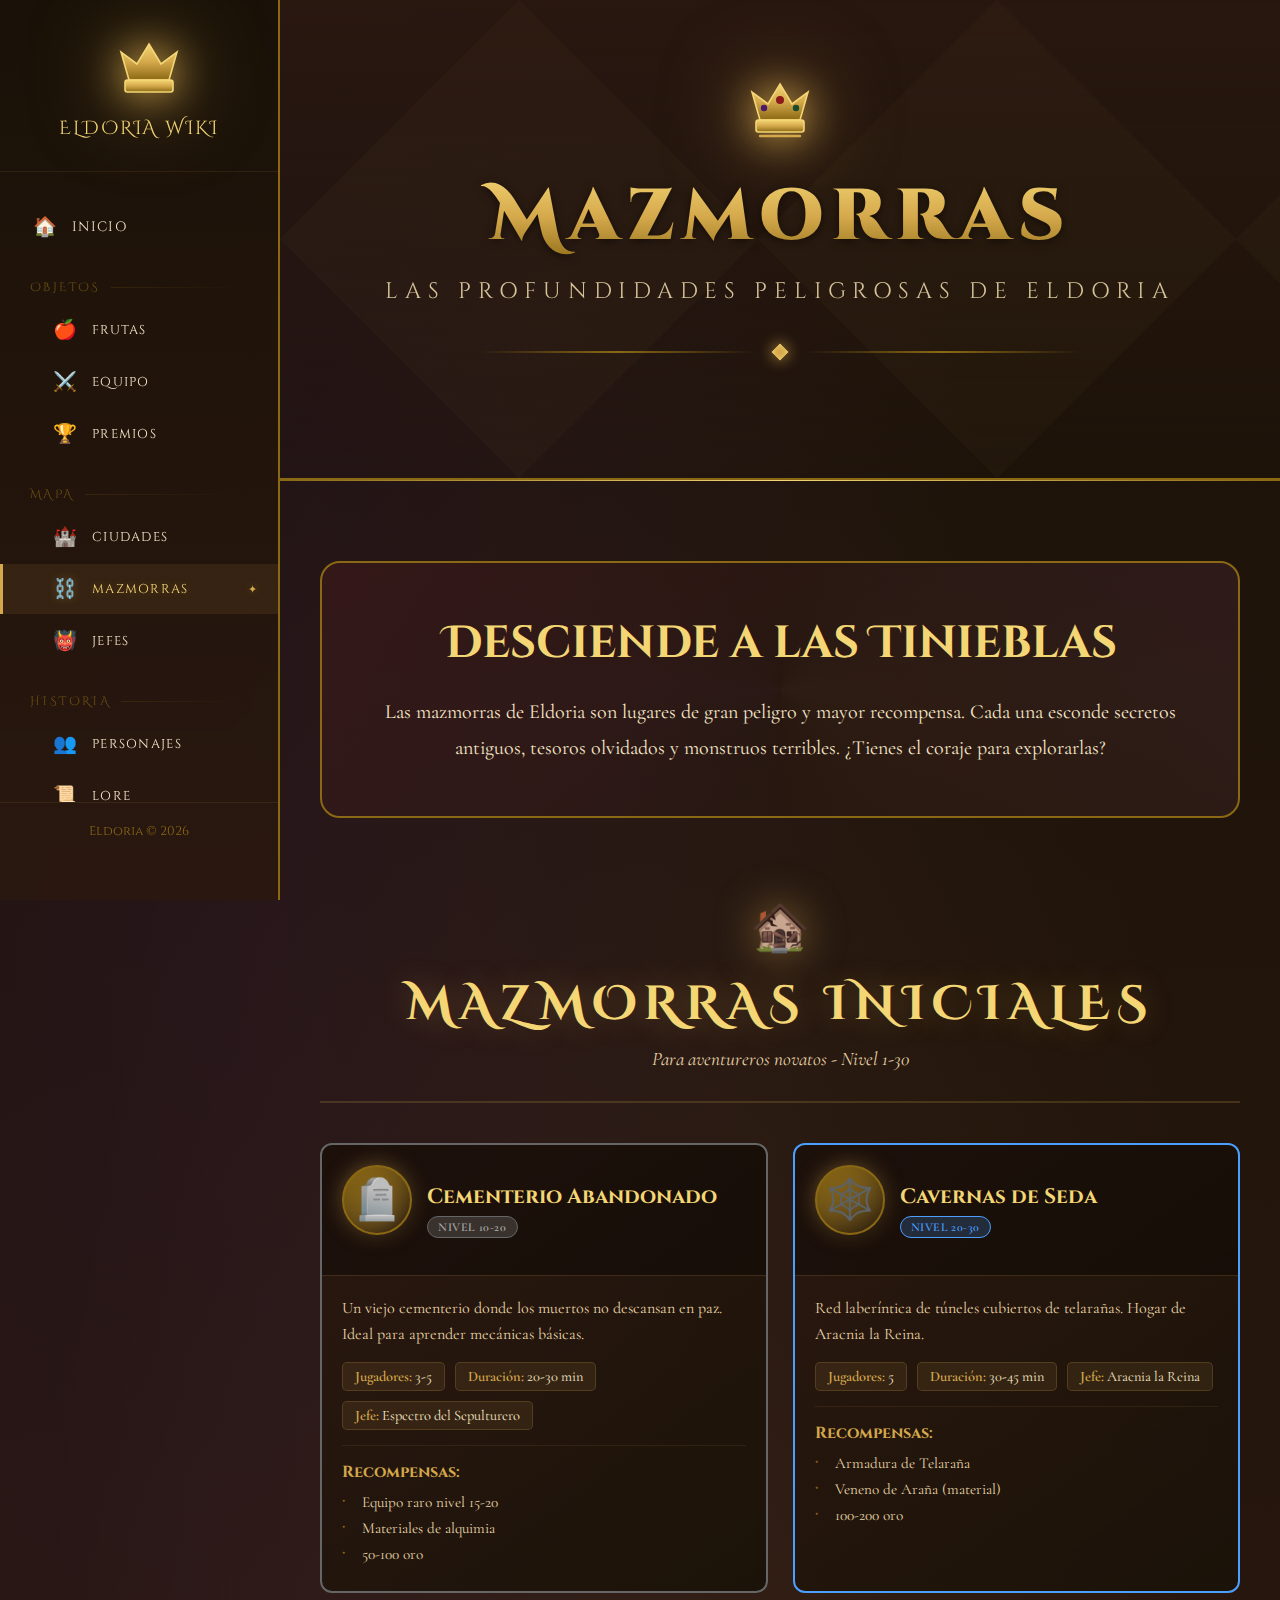
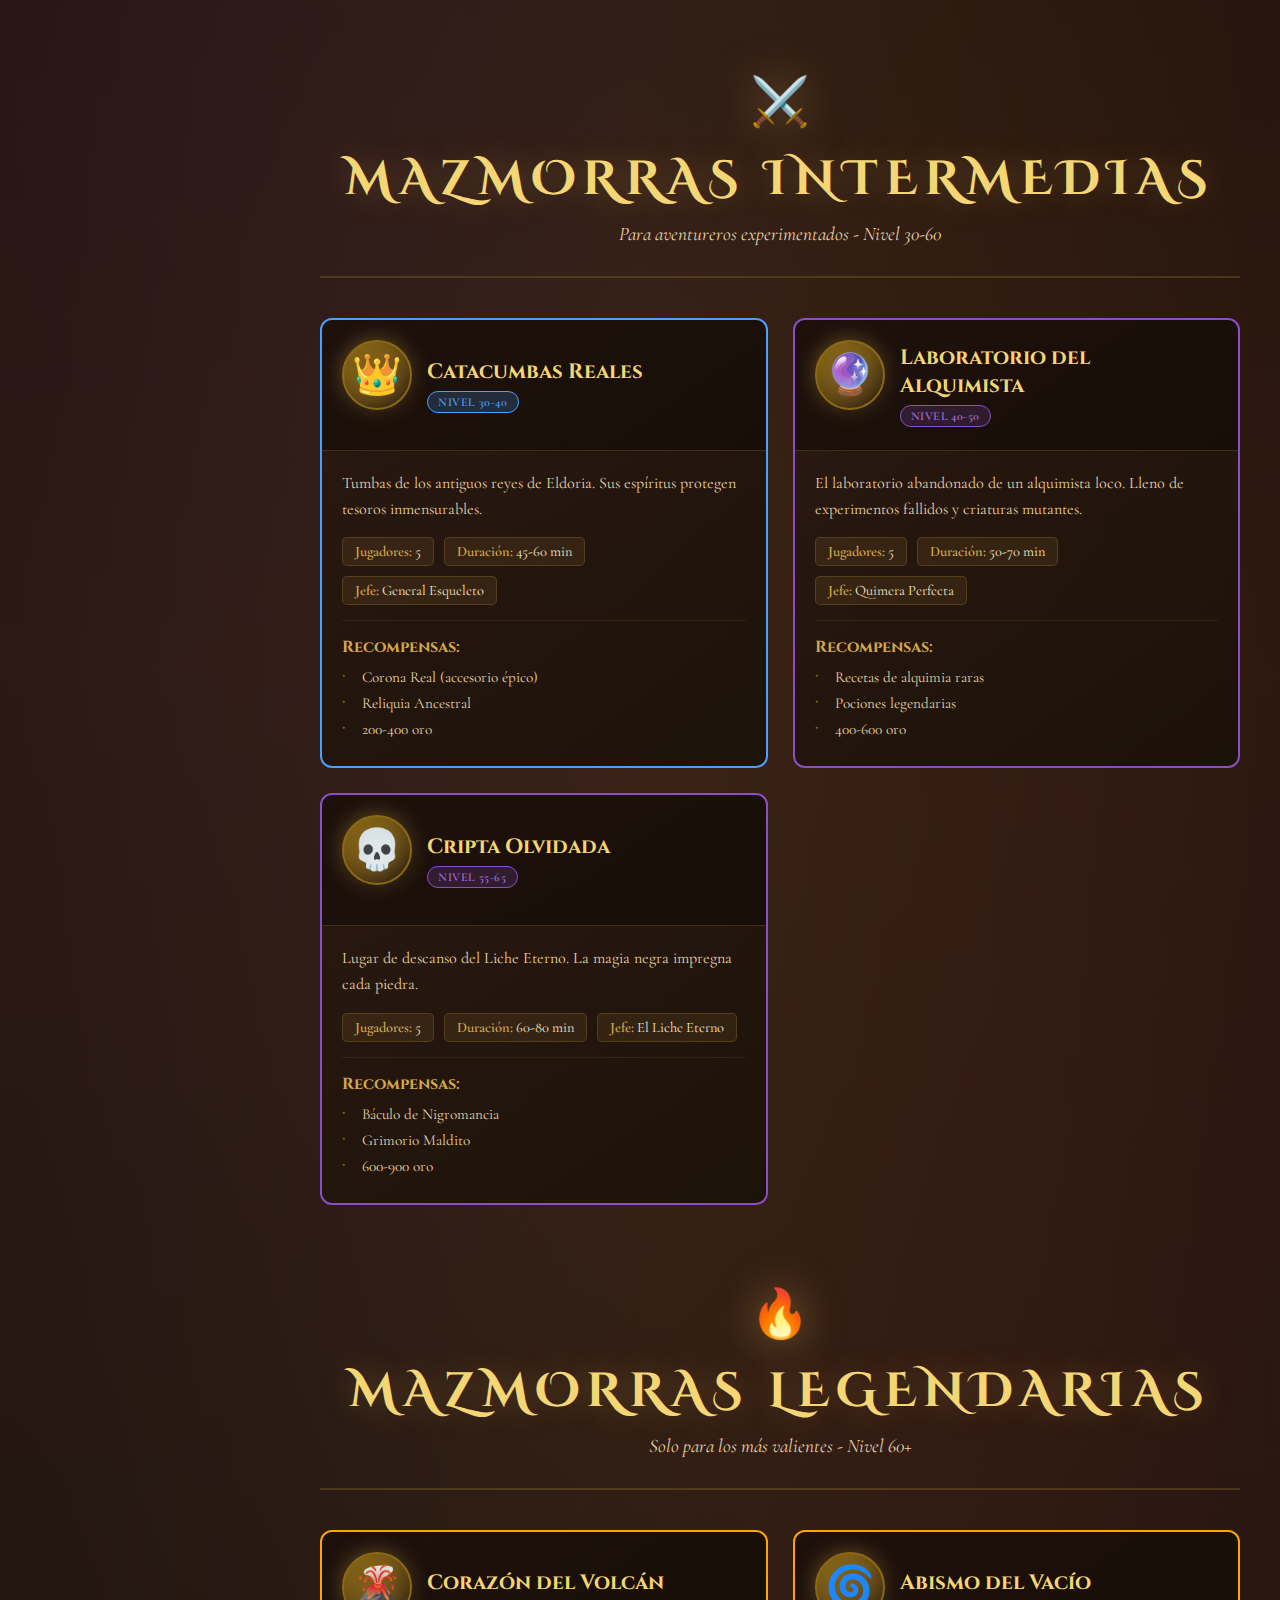
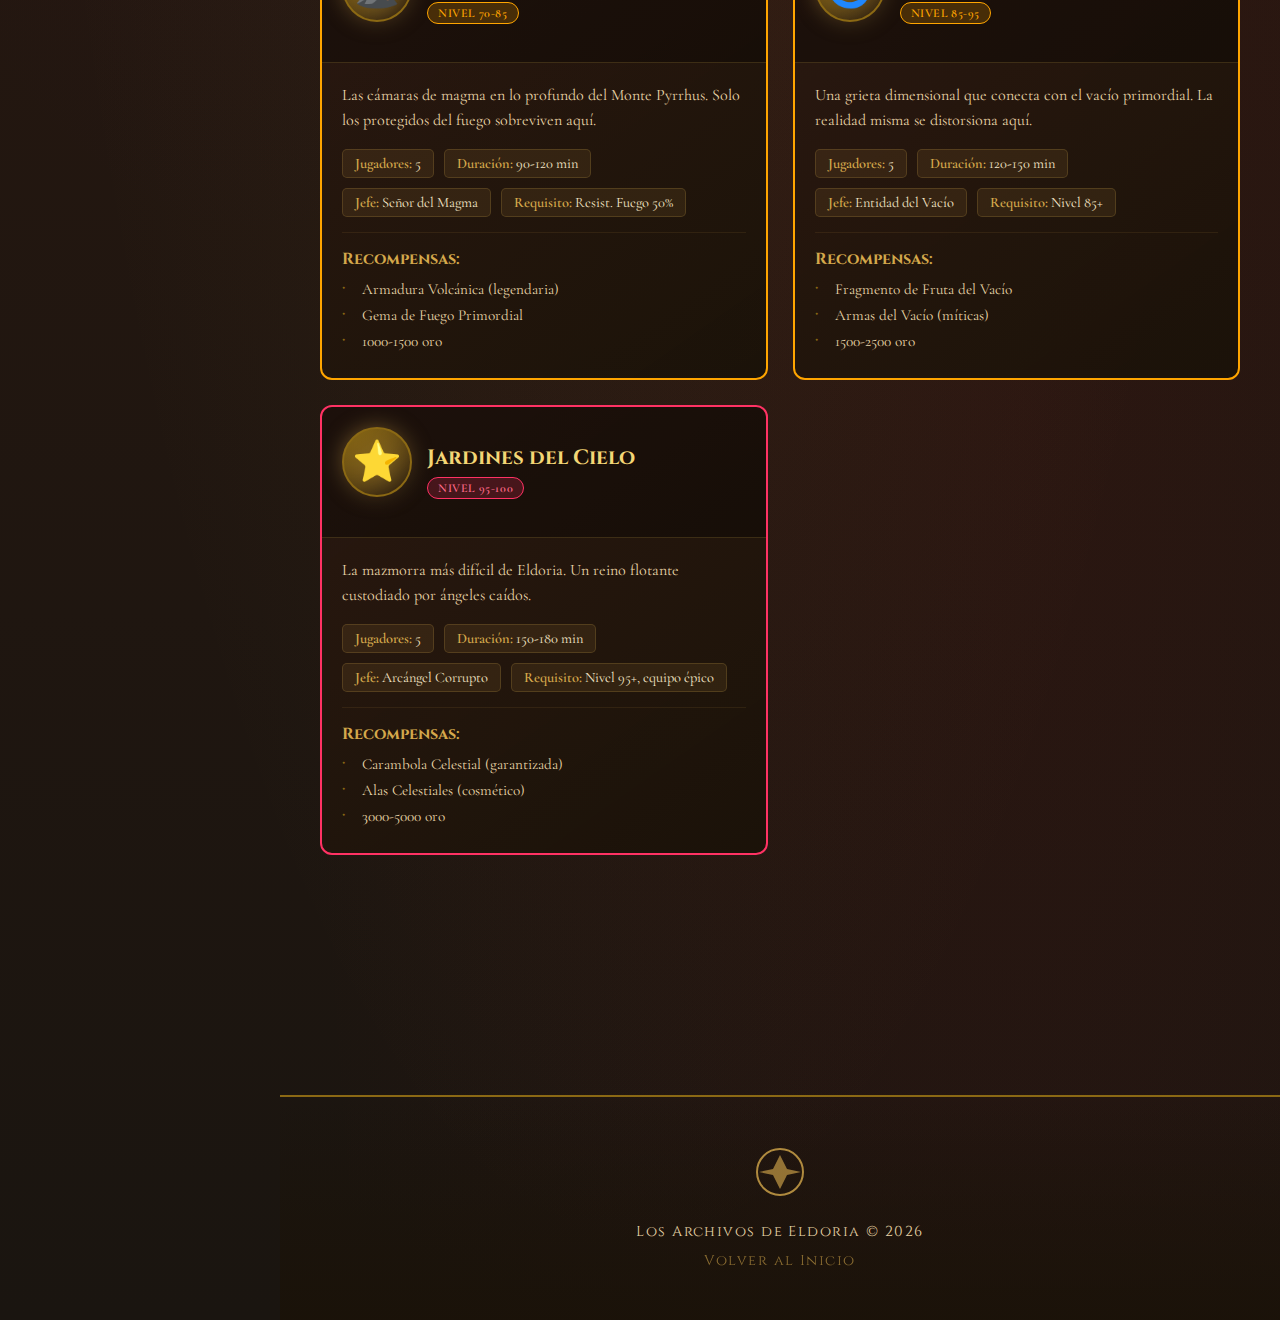
<file: sections/map/dungeons.html>
<!DOCTYPE html>
<html lang="es">

<head>
    <meta charset="UTF-8">
    <meta name="viewport" content="width=device-width, initial-scale=1.0">
    <meta name="description" content="Mazmorras de Eldoria - Explora las profundidades peligrosas del reino.">
    <link rel="preconnect" href="https://fonts.googleapis.com">
    <link rel="preconnect" href="https://fonts.gstatic.com" crossorigin>
    <link
        href="https://fonts.googleapis.com/css2?family=Cinzel+Decorative:wght@400;700;900&family=Cinzel:wght@400;500;600;700&family=Cormorant+Garamond:ital,wght@0,400;0,500;0,600;1,400;1,500&display=swap"
        rel="stylesheet">
    <title>Mazmorras - Eldoria Wiki</title>
    <link rel="stylesheet" href="../../css/styles.css">
</head>

<body>
    <div class="particles" id="particles"></div>

    <header>
        <div class="logo-container">
            <a href="../../index.html" class="home-link">
                <svg class="crown-icon" viewBox="0 0 100 80" fill="none" xmlns="http://www.w3.org/2000/svg">
                    <defs>
                        <linearGradient id="goldGrad" x1="0%" y1="0%" x2="0%" y2="100%">
                            <stop offset="0%" stop-color="#f4d675" />
                            <stop offset="50%" stop-color="#d4a84b" />
                            <stop offset="100%" stop-color="#8b6914" />
                        </linearGradient>
                    </defs>
                    <path d="M50 5L65 30L85 15L75 50H25L15 15L35 30L50 5Z" fill="url(#goldGrad)" stroke="#f4d675"
                        stroke-width="2" />
                    <rect x="20" y="50" width="60" height="15" rx="3" fill="url(#goldGrad)" stroke="#f4d675"
                        stroke-width="2" />
                    <circle cx="50" cy="25" r="5" fill="#8b1a1a" />
                    <circle cx="30" cy="35" r="4" fill="#4a1a6b" />
                    <circle cx="70" cy="35" r="4" fill="#1a4a2e" />
                    <path d="M25 70H75" stroke="#d4a84b" stroke-width="3" stroke-linecap="round" />
                </svg>
            </a>
        </div>
        <h1>Mazmorras</h1>
        <p class="subtitle">Las Profundidades Peligrosas de Eldoria</p>
        <div class="divider">
            <div class="divider-line"></div>
            <div class="divider-gem"></div>
            <div class="divider-line"></div>
        </div>
    </header>

    <aside class="sidebar">
        <div class="sidebar-header">
            <div class="sidebar-logo">
                <svg class="crown-icon" viewBox="0 0 100 80" fill="none" xmlns="http://www.w3.org/2000/svg">
                    <defs>
                        <linearGradient id="sidebarGoldGrad" x1="0%" y1="0%" x2="0%" y2="100%">
                            <stop offset="0%" stop-color="#f4d675" />
                            <stop offset="50%" stop-color="#d4a84b" />
                            <stop offset="100%" stop-color="#8b6914" />
                        </linearGradient>
                    </defs>
                    <path d="M50 5L65 30L85 15L75 50H25L15 15L35 30L50 5Z" fill="url(#sidebarGoldGrad)" stroke="#f4d675"
                        stroke-width="2" />
                    <rect x="20" y="50" width="60" height="15" rx="3" fill="url(#sidebarGoldGrad)" stroke="#f4d675"
                        stroke-width="2" />
                </svg>
            </div>
            <div class="sidebar-title">Eldoria Wiki</div>
        </div>
        <ul class="sidebar-menu">
            <li class="sidebar-item">
                <a href="../../index.html" class="sidebar-link">
                    <span class="sidebar-icon">🏠</span>
                    <span>Inicio</span>
                </a>
            </li>

            <li class="sidebar-section-header">Objetos</li>
            <li class="sidebar-item">
                <a href="../items/fruits.html" class="sidebar-link sidebar-link-sub">
                    <span class="sidebar-icon">🍎</span>
                    <span>Frutas</span>
                </a>
            </li>
            <li class="sidebar-item">
                <a href="../items/equipment.html" class="sidebar-link sidebar-link-sub">
                    <span class="sidebar-icon">⚔️</span>
                    <span>Equipo</span>
                </a>
            </li>
            <li class="sidebar-item">
                <a href="../items/rewards.html" class="sidebar-link sidebar-link-sub">
                    <span class="sidebar-icon">🏆</span>
                    <span>Premios</span>
                </a>
            </li>

            <li class="sidebar-section-header">Mapa</li>
            <li class="sidebar-item">
                <a href="cities.html" class="sidebar-link sidebar-link-sub">
                    <span class="sidebar-icon">🏰</span>
                    <span>Ciudades</span>
                </a>
            </li>
            <li class="sidebar-item">
                <a href="dungeons.html" class="sidebar-link sidebar-link-sub active">
                    <span class="sidebar-icon">⛓️</span>
                    <span>Mazmorras</span>
                </a>
            </li>
            <li class="sidebar-item">
                <a href="bossarenas.html" class="sidebar-link sidebar-link-sub">
                    <span class="sidebar-icon">👹</span>
                    <span>Jefes</span>
                </a>
            </li>

            <li class="sidebar-section-header">Historia</li>
            <li class="sidebar-item">
                <a href="../history/characters.html" class="sidebar-link sidebar-link-sub">
                    <span class="sidebar-icon">👥</span>
                    <span>Personajes</span>
                </a>
            </li>
            <li class="sidebar-item">
                <a href="../history/lore.html" class="sidebar-link sidebar-link-sub">
                    <span class="sidebar-icon">📜</span>
                    <span>Lore</span>
                </a>
            </li>
        </ul>
        <div class="sidebar-footer">
            <p>Eldoria &copy; 2026</p>
        </div>
    </aside>

    <main>
        <section class="welcome">
            <h2>Desciende a las Tinieblas</h2>
            <p>Las mazmorras de Eldoria son lugares de gran peligro y mayor recompensa. Cada una esconde secretos
                antiguos, tesoros olvidados y monstruos terribles. ¿Tienes el coraje para explorarlas?</p>
        </section>

        <!-- MAZMORRAS DE NIVEL BAJO -->
        <section class="category-section">
            <div class="category-header">
                <div class="category-icon">🏚️</div>
                <h2>Mazmorras Iniciales</h2>
                <p class="category-desc">Para aventureros novatos - Nivel 1-30</p>
            </div>
            <div class="content-grid">
                <article class="content-card rarity-common">
                    <div class="card-header">
                        <span class="card-icon">🪦</span>
                        <div class="card-title">
                            <h3>Cementerio Abandonado</h3>
                            <span class="rarity-tag">Nivel 10-20</span>
                        </div>
                    </div>
                    <div class="card-body">
                        <p class="card-description">Un viejo cementerio donde los muertos no descansan en paz. Ideal
                            para aprender mecánicas básicas.</p>
                        <div class="card-stats">
                            <div class="stat"><span class="stat-label">Jugadores:</span> 3-5</div>
                            <div class="stat"><span class="stat-label">Duración:</span> 20-30 min</div>
                            <div class="stat"><span class="stat-label">Jefe:</span> Espectro del Sepulturero</div>
                        </div>
                        <div class="card-abilities">
                            <h4>Recompensas:</h4>
                            <ul>
                                <li>Equipo raro nivel 15-20</li>
                                <li>Materiales de alquimia</li>
                                <li>50-100 oro</li>
                            </ul>
                        </div>
                    </div>
                </article>

                <article class="content-card rarity-rare">
                    <div class="card-header">
                        <span class="card-icon">🕸️</span>
                        <div class="card-title">
                            <h3>Cavernas de Seda</h3>
                            <span class="rarity-tag">Nivel 20-30</span>
                        </div>
                    </div>
                    <div class="card-body">
                        <p class="card-description">Red laberíntica de túneles cubiertos de telarañas. Hogar de Aracnia
                            la Reina.</p>
                        <div class="card-stats">
                            <div class="stat"><span class="stat-label">Jugadores:</span> 5</div>
                            <div class="stat"><span class="stat-label">Duración:</span> 30-45 min</div>
                            <div class="stat"><span class="stat-label">Jefe:</span> Aracnia la Reina</div>
                        </div>
                        <div class="card-abilities">
                            <h4>Recompensas:</h4>
                            <ul>
                                <li>Armadura de Telaraña</li>
                                <li>Veneno de Araña (material)</li>
                                <li>100-200 oro</li>
                            </ul>
                        </div>
                    </div>
                </article>
            </div>
        </section>

        <!-- MAZMORRAS DE NIVEL MEDIO -->
        <section class="category-section">
            <div class="category-header">
                <div class="category-icon">⚔️</div>
                <h2>Mazmorras Intermedias</h2>
                <p class="category-desc">Para aventureros experimentados - Nivel 30-60</p>
            </div>
            <div class="content-grid">
                <article class="content-card rarity-rare">
                    <div class="card-header">
                        <span class="card-icon">👑</span>
                        <div class="card-title">
                            <h3>Catacumbas Reales</h3>
                            <span class="rarity-tag">Nivel 30-40</span>
                        </div>
                    </div>
                    <div class="card-body">
                        <p class="card-description">Tumbas de los antiguos reyes de Eldoria. Sus espíritus protegen
                            tesoros inmensurables.</p>
                        <div class="card-stats">
                            <div class="stat"><span class="stat-label">Jugadores:</span> 5</div>
                            <div class="stat"><span class="stat-label">Duración:</span> 45-60 min</div>
                            <div class="stat"><span class="stat-label">Jefe:</span> General Esqueleto</div>
                        </div>
                        <div class="card-abilities">
                            <h4>Recompensas:</h4>
                            <ul>
                                <li>Corona Real (accesorio épico)</li>
                                <li>Reliquia Ancestral</li>
                                <li>200-400 oro</li>
                            </ul>
                        </div>
                    </div>
                </article>

                <article class="content-card rarity-epic">
                    <div class="card-header">
                        <span class="card-icon">🔮</span>
                        <div class="card-title">
                            <h3>Laboratorio del Alquimista</h3>
                            <span class="rarity-tag">Nivel 40-50</span>
                        </div>
                    </div>
                    <div class="card-body">
                        <p class="card-description">El laboratorio abandonado de un alquimista loco. Lleno de
                            experimentos fallidos y criaturas mutantes.</p>
                        <div class="card-stats">
                            <div class="stat"><span class="stat-label">Jugadores:</span> 5</div>
                            <div class="stat"><span class="stat-label">Duración:</span> 50-70 min</div>
                            <div class="stat"><span class="stat-label">Jefe:</span> Quimera Perfecta</div>
                        </div>
                        <div class="card-abilities">
                            <h4>Recompensas:</h4>
                            <ul>
                                <li>Recetas de alquimia raras</li>
                                <li>Pociones legendarias</li>
                                <li>400-600 oro</li>
                            </ul>
                        </div>
                    </div>
                </article>

                <article class="content-card rarity-epic">
                    <div class="card-header">
                        <span class="card-icon">💀</span>
                        <div class="card-title">
                            <h3>Cripta Olvidada</h3>
                            <span class="rarity-tag">Nivel 55-65</span>
                        </div>
                    </div>
                    <div class="card-body">
                        <p class="card-description">Lugar de descanso del Liche Eterno. La magia negra impregna cada
                            piedra.</p>
                        <div class="card-stats">
                            <div class="stat"><span class="stat-label">Jugadores:</span> 5</div>
                            <div class="stat"><span class="stat-label">Duración:</span> 60-80 min</div>
                            <div class="stat"><span class="stat-label">Jefe:</span> El Liche Eterno</div>
                        </div>
                        <div class="card-abilities">
                            <h4>Recompensas:</h4>
                            <ul>
                                <li>Báculo de Nigromancia</li>
                                <li>Grimorio Maldito</li>
                                <li>600-900 oro</li>
                            </ul>
                        </div>
                    </div>
                </article>
            </div>
        </section>

        <!-- MAZMORRAS DE ALTO NIVEL -->
        <section class="category-section">
            <div class="category-header">
                <div class="category-icon">🔥</div>
                <h2>Mazmorras Legendarias</h2>
                <p class="category-desc">Solo para los más valientes - Nivel 60+</p>
            </div>
            <div class="content-grid">
                <article class="content-card rarity-legendary">
                    <div class="card-header">
                        <span class="card-icon">🌋</span>
                        <div class="card-title">
                            <h3>Corazón del Volcán</h3>
                            <span class="rarity-tag">Nivel 70-85</span>
                        </div>
                    </div>
                    <div class="card-body">
                        <p class="card-description">Las cámaras de magma en lo profundo del Monte Pyrrhus. Solo los
                            protegidos del fuego sobreviven aquí.</p>
                        <div class="card-stats">
                            <div class="stat"><span class="stat-label">Jugadores:</span> 5</div>
                            <div class="stat"><span class="stat-label">Duración:</span> 90-120 min</div>
                            <div class="stat"><span class="stat-label">Jefe:</span> Señor del Magma</div>
                            <div class="stat"><span class="stat-label">Requisito:</span> Resist. Fuego 50%</div>
                        </div>
                        <div class="card-abilities">
                            <h4>Recompensas:</h4>
                            <ul>
                                <li>Armadura Volcánica (legendaria)</li>
                                <li>Gema de Fuego Primordial</li>
                                <li>1000-1500 oro</li>
                            </ul>
                        </div>
                    </div>
                </article>

                <article class="content-card rarity-legendary">
                    <div class="card-header">
                        <span class="card-icon">🌀</span>
                        <div class="card-title">
                            <h3>Abismo del Vacío</h3>
                            <span class="rarity-tag">Nivel 85-95</span>
                        </div>
                    </div>
                    <div class="card-body">
                        <p class="card-description">Una grieta dimensional que conecta con el vacío primordial. La
                            realidad misma se distorsiona aquí.</p>
                        <div class="card-stats">
                            <div class="stat"><span class="stat-label">Jugadores:</span> 5</div>
                            <div class="stat"><span class="stat-label">Duración:</span> 120-150 min</div>
                            <div class="stat"><span class="stat-label">Jefe:</span> Entidad del Vacío</div>
                            <div class="stat"><span class="stat-label">Requisito:</span> Nivel 85+</div>
                        </div>
                        <div class="card-abilities">
                            <h4>Recompensas:</h4>
                            <ul>
                                <li>Fragmento de Fruta del Vacío</li>
                                <li>Armas del Vacío (míticas)</li>
                                <li>1500-2500 oro</li>
                            </ul>
                        </div>
                    </div>
                </article>

                <article class="content-card rarity-mythic">
                    <div class="card-header">
                        <span class="card-icon">⭐</span>
                        <div class="card-title">
                            <h3>Jardines del Cielo</h3>
                            <span class="rarity-tag">Nivel 95-100</span>
                        </div>
                    </div>
                    <div class="card-body">
                        <p class="card-description">La mazmorra más difícil de Eldoria. Un reino flotante custodiado por
                            ángeles caídos.</p>
                        <div class="card-stats">
                            <div class="stat"><span class="stat-label">Jugadores:</span> 5</div>
                            <div class="stat"><span class="stat-label">Duración:</span> 150-180 min</div>
                            <div class="stat"><span class="stat-label">Jefe:</span> Arcángel Corrupto</div>
                            <div class="stat"><span class="stat-label">Requisito:</span> Nivel 95+, equipo épico</div>
                        </div>
                        <div class="card-abilities">
                            <h4>Recompensas:</h4>
                            <ul>
                                <li>Carambola Celestial (garantizada)</li>
                                <li>Alas Celestiales (cosmético)</li>
                                <li>3000-5000 oro</li>
                            </ul>
                        </div>
                    </div>
                </article>
            </div>
        </section>
    </main>

    <footer>
        <svg class="footer-emblem" viewBox="0 0 50 50" fill="none" xmlns="http://www.w3.org/2000/svg">
            <circle cx="25" cy="25" r="23" stroke="#d4a84b" stroke-width="2" fill="none" />
            <path d="M25 8L32 22L46 25L32 28L25 42L18 28L4 25L18 22L25 8Z" fill="#d4a84b" opacity="0.8" />
        </svg>
        <p>Los Archivos de Eldoria &copy; 2026</p>
        <p style="margin-top: 10px; opacity: 0.6;">
            <a href="../../index.html">Volver al Inicio</a>
        </p>
    </footer>

    <script src="../../js/script.js"></script>
</body>

</html>
</file>
<file: css/styles.css>
:root {
            --gold-light: #f4d675;
            --gold: #d4a84b;
            --gold-dark: #8b6914;
            --parchment: #f5e6c8;
            --parchment-dark: #e8d5a8;
            --ink: #2a1810;
            --ink-light: #4a3828;
            --crimson: #8b1a1a;
            --crimson-glow: #c42727;
            --forest: #1a4a2e;
            --forest-light: #2d6b47;
            --mystic-purple: #4a1a6b;
            --mystic-glow: #8a4fc7;
            --sky-blue: #1a3a5c;
            --ember: #ff6b35;
        }

        * {
            margin: 0;
            padding: 0;
            box-sizing: border-box;
        }

        body {
            font-family: 'Cormorant Garamond', serif;
            background:
                radial-gradient(ellipse at 20% 20%, rgba(74, 26, 107, 0.15) 0%, transparent 50%),
                radial-gradient(ellipse at 80% 80%, rgba(139, 26, 26, 0.1) 0%, transparent 50%),
                radial-gradient(ellipse at 50% 50%, rgba(212, 168, 75, 0.08) 0%, transparent 70%),
                linear-gradient(180deg, #1a1208 0%, #2a1810 50%, #1a1510 100%);
            min-height: 100vh;
            color: var(--parchment);
            overflow-x: hidden;
        }

        /* Floating particles */
        .particles {
            position: fixed;
            top: 0;
            left: 0;
            width: 100%;
            height: 100%;
            pointer-events: none;
            z-index: 1;
            overflow: hidden;
        }

        .particle {
            position: absolute;
            width: 4px;
            height: 4px;
            background: var(--gold-light);
            border-radius: 50%;
            opacity: 0;
            animation: float-particle 8s infinite ease-in-out;
            box-shadow: 0 0 10px var(--gold), 0 0 20px var(--gold-light);
        }

        @keyframes float-particle {
            0% {
                opacity: 0;
                transform: translateY(100vh) scale(0);
            }

            10% {
                opacity: 0.8;
                transform: translateY(80vh) scale(1);
            }

            90% {
                opacity: 0.8;
                transform: translateY(10vh) scale(1);
            }

            100% {
                opacity: 0;
                transform: translateY(-100px) scale(1);
            }
        }

        /* Header */
        header {
            position: relative;
            text-align: center;
            padding: 60px 20px 80px;
            background:
                url("data:image/svg+xml,%3Csvg xmlns='http://www.w3.org/2000/svg' viewBox='0 0 100 100'%3E%3Cpath fill='%23d4a84b' fill-opacity='0.03' d='M50 0L100 50L50 100L0 50Z'/%3E%3C/svg%3E") repeat,
                linear-gradient(180deg, rgba(42, 24, 16, 0.9) 0%, transparent 100%);
            border-bottom: 3px solid var(--gold-dark);
            z-index: 10;
        }

        header::before {
            content: '';
            position: absolute;
            bottom: -3px;
            left: 0;
            right: 0;
            height: 1px;
            background: linear-gradient(90deg, transparent, var(--gold-light), transparent);
        }

        .logo-container {
            position: relative;
            display: inline-block;
            margin-bottom: 20px;
        }

        .crown-icon {
            width: 80px;
            height: auto;
            filter: drop-shadow(0 0 20px var(--gold)) drop-shadow(0 0 40px rgba(212, 168, 75, 0.5));
            animation: crown-glow 3s ease-in-out infinite;
        }

        @keyframes crown-glow {

            0%,
            100% {
                filter: drop-shadow(0 0 20px var(--gold)) drop-shadow(0 0 40px rgba(212, 168, 75, 0.5));
            }

            50% {
                filter: drop-shadow(0 0 30px var(--gold-light)) drop-shadow(0 0 60px rgba(212, 168, 75, 0.7));
            }
        }

        h1 {
            font-family: 'Cinzel Decorative', serif;
            font-size: clamp(2.5rem, 6vw, 4.5rem);
            font-weight: 900;
            background: linear-gradient(180deg, var(--gold-light) 0%, var(--gold) 50%, var(--gold-dark) 100%);
            -webkit-background-clip: text;
            -webkit-text-fill-color: transparent;
            background-clip: text;
            text-shadow: none;
            filter: drop-shadow(0 2px 4px rgba(0, 0, 0, 0.5));
            letter-spacing: 0.1em;
            margin-bottom: 10px;
        }

        .subtitle {
            font-family: 'Cinzel', serif;
            font-size: clamp(1rem, 2.5vw, 1.4rem);
            color: var(--parchment-dark);
            letter-spacing: 0.3em;
            text-transform: uppercase;
            opacity: 0.9;
        }

        /* Ornate divider */
        .divider {
            display: flex;
            align-items: center;
            justify-content: center;
            margin: 40px auto;
            max-width: 600px;
            gap: 20px;
        }

        .divider-line {
            flex: 1;
            height: 2px;
            background: linear-gradient(90deg, transparent, var(--gold-dark), transparent);
        }

        .divider-gem {
            width: 12px;
            height: 12px;
            background: var(--gold);
            transform: rotate(45deg);
            box-shadow: 0 0 15px var(--gold), inset 0 0 5px var(--gold-light);
            animation: gem-pulse 2s ease-in-out infinite;
        }

        @keyframes gem-pulse {

            0%,
            100% {
                box-shadow: 0 0 15px var(--gold), inset 0 0 5px var(--gold-light);
            }

            50% {
                box-shadow: 0 0 25px var(--gold-light), inset 0 0 10px var(--gold);
            }
        }

        /* Sidebar Navigation */
        .sidebar {
            position: fixed;
            top: 0;
            left: 0;
            width: 280px;
            height: 100vh;
            background: linear-gradient(180deg, rgba(26, 18, 8, 0.98) 0%, rgba(42, 24, 16, 0.95) 100%);
            backdrop-filter: blur(15px);
            border-right: 2px solid var(--gold-dark);
            z-index: 1000;
            padding: 40px 0;
            display: flex;
            flex-direction: column;
            transition: all 0.4s cubic-bezier(0.4, 0, 0.2, 1);
        }

        .sidebar-header {
            text-align: center;
            padding: 0 20px 30px;
            border-bottom: 1px solid rgba(212, 168, 75, 0.1);
            margin-bottom: 30px;
        }

        .sidebar-logo {
            width: 60px;
            height: 60px;
            margin: 0 auto 15px;
        }

        .sidebar-title {
            font-family: 'Cinzel Decorative', cursive;
            font-size: 1.2rem;
            color: var(--gold-light);
            letter-spacing: 0.1em;
            text-transform: uppercase;
        }

        .sidebar-menu {
            list-style: none;
            padding: 0;
            flex: 1;
            overflow-y: auto;
        }

        .sidebar-item {
            margin-bottom: 2px;
        }

        .sidebar-section-header {
            padding: 25px 30px 10px;
            font-family: 'Cinzel Decorative', cursive;
            font-size: 0.75rem;
            color: var(--gold-dark);
            text-transform: uppercase;
            letter-spacing: 0.2em;
            opacity: 0.7;
            pointer-events: none;
            display: flex;
            align-items: center;
            gap: 10px;
        }

        .sidebar-section-header::after {
            content: '';
            flex: 1;
            height: 1px;
            background: linear-gradient(90deg, rgba(139, 105, 20, 0.3), transparent);
        }

        .sidebar-link {
            display: flex;
            align-items: center;
            gap: 15px;
            padding: 12px 30px;
            font-family: 'Cinzel', serif;
            font-size: 0.85rem;
            color: var(--parchment);
            text-decoration: none;
            text-transform: uppercase;
            letter-spacing: 0.1em;
            transition: all 0.3s ease;
            position: relative;
            border-left: 3px solid transparent;
        }

        .sidebar-link-sub {
            padding-left: 50px;
            font-size: 0.8rem;
        }

        .sidebar-link:hover {
            background: rgba(212, 168, 75, 0.05);
            color: var(--gold-light);
            padding-left: 35px;
        }

        .sidebar-link.active {
            background: rgba(212, 168, 75, 0.1);
            color: var(--gold-light);
            border-left: 3px solid var(--gold);
            text-shadow: 0 0 10px rgba(212, 168, 75, 0.3);
        }

        .sidebar-link.active::after {
            content: '✦';
            position: absolute;
            right: 20px;
            font-size: 0.7rem;
            color: var(--gold);
        }

        .sidebar-icon {
            font-size: 1.2rem;
            width: 24px;
            text-align: center;
        }

        .sidebar-footer {
            padding: 20px;
            text-align: center;
            border-top: 1px solid rgba(212, 168, 75, 0.1);
            font-size: 0.8rem;
            color: var(--gold-dark);
            font-family: 'Cinzel', serif;
        }

        /* Layout adjustments for Sidebar */
        header,
        main,
        footer {
            margin-left: 280px;
            transition: all 0.4s ease;
        }

        /* Adjustments for existing elements */
        main {
            padding: 80px 40px;
            max-width: 1600px;
        }

        header {
            padding: 80px 40px;
        }

        @media (max-width: 1200px) {
            .sidebar {
                width: 240px;
            }

            header,
            main,
            footer {
                margin-left: 240px;
            }
        }


        /* Welcome section */
        .welcome {
            text-align: center;
            margin-bottom: 80px;
            padding: 50px;
            background:
                linear-gradient(135deg, rgba(139, 26, 26, 0.1) 0%, transparent 50%),
                linear-gradient(225deg, rgba(74, 26, 107, 0.1) 0%, transparent 50%),
                rgba(42, 24, 16, 0.6);
            border: 2px solid var(--gold-dark);
            border-radius: 20px;
            position: relative;
            overflow: hidden;
        }

        .welcome::before {
            content: '';
            position: absolute;
            top: -50%;
            left: -50%;
            width: 200%;
            height: 200%;
            background: conic-gradient(from 0deg, transparent, var(--gold-light), transparent, var(--mystic-glow), transparent);
            opacity: 0.03;
            animation: rotate-bg 20s linear infinite;
        }

        @keyframes rotate-bg {
            100% {
                transform: rotate(360deg);
            }
        }

        .welcome h2 {
            font-family: 'Cinzel Decorative', serif;
            font-size: clamp(1.8rem, 4vw, 2.8rem);
            color: var(--gold-light);
            margin-bottom: 20px;
            position: relative;
        }

        .welcome p {
            font-size: 1.25rem;
            line-height: 1.8;
            color: var(--parchment);
            max-width: 800px;
            margin: 0 auto;
            position: relative;
        }

        /* Category Sections */
        .category-section {
            margin-bottom: 80px;
        }

        .category-header {
            text-align: center;
            margin-bottom: 40px;
            padding-bottom: 30px;
            border-bottom: 2px solid rgba(212, 168, 75, 0.2);
        }

        .category-icon {
            font-size: 3rem;
            margin-bottom: 15px;
            display: inline-block;
            filter: drop-shadow(0 0 20px rgba(212, 168, 75, 0.5));
        }

        .category-header h2 {
            font-family: 'Cinzel Decorative', serif;
            font-size: clamp(2rem, 5vw, 3rem);
            color: var(--gold-light);
            text-transform: uppercase;
            letter-spacing: 0.15em;
            margin-bottom: 10px;
            text-shadow: 0 0 30px rgba(212, 168, 75, 0.3);
        }

        .category-desc {
            font-family: 'Cormorant Garamond', serif;
            font-size: 1.2rem;
            color: var(--parchment-dark);
            font-style: italic;
            max-width: 600px;
            margin: 0 auto;
        }

        /* Subcategory Grid */
        .subcategory-grid {
            display: grid;
            grid-template-columns: repeat(auto-fit, minmax(320px, 1fr));
            gap: 30px;
        }

        /* Section cards */
        .section-card {
            position: relative;
            background: linear-gradient(145deg, rgba(42, 24, 16, 0.8) 0%, rgba(26, 18, 8, 0.9) 100%);
            border: 2px solid var(--gold-dark);
            border-radius: 15px;
            padding: 35px 30px;
            transition: all 0.4s cubic-bezier(0.175, 0.885, 0.32, 1.275);
            overflow: hidden;
            cursor: pointer;
        }

        .section-card::before {
            content: '';
            position: absolute;
            top: 0;
            left: 0;
            right: 0;
            height: 4px;
            background: linear-gradient(90deg, transparent, var(--card-accent, var(--gold)), transparent);
            opacity: 0;
            transition: opacity 0.3s ease;
        }

        .section-card:hover {
            transform: translateY(-8px);
            border-color: var(--card-accent, var(--gold));
            box-shadow:
                0 20px 40px rgba(0, 0, 0, 0.4),
                0 0 30px var(--card-glow, rgba(212, 168, 75, 0.2)),
                inset 0 1px 0 rgba(255, 255, 255, 0.05);
        }

        .section-card:hover::before {
            opacity: 1;
        }

        .card-icon {
            width: 70px;
            height: 70px;
            margin-bottom: 20px;
            display: flex;
            align-items: center;
            justify-content: center;
            font-size: 2.5rem;
            background: linear-gradient(145deg, var(--card-accent, var(--gold-dark)), transparent);
            border-radius: 50%;
            border: 2px solid var(--card-accent, var(--gold-dark));
            transition: all 0.3s ease;
        }

        .section-card:hover .card-icon {
            transform: scale(1.1) rotate(5deg);
            box-shadow: 0 0 25px var(--card-glow, rgba(212, 168, 75, 0.4));
        }

        .section-card h3 {
            font-family: 'Cinzel', serif;
            font-size: 1.5rem;
            color: var(--gold-light);
            margin-bottom: 12px;
            text-transform: uppercase;
            letter-spacing: 0.1em;
        }

        .section-card p {
            font-size: 1.05rem;
            line-height: 1.7;
            color: var(--parchment-dark);
            margin-bottom: 20px;
        }

        .section-card .card-link {
            font-family: 'Cinzel', serif;
            font-size: 0.9rem;
            color: var(--card-accent, var(--gold));
            text-decoration: none;
            text-transform: uppercase;
            letter-spacing: 0.15em;
            display: inline-flex;
            align-items: center;
            gap: 8px;
            transition: all 0.3s ease;
        }

        .section-card .card-link::after {
            content: '→';
            transition: transform 0.3s ease;
        }

        .section-card:hover .card-link::after {
            transform: translateX(5px);
        }

        /* Card variants */
        .card-fruits {
            --card-accent: #ff6b35;
            --card-glow: rgba(255, 107, 53, 0.3);
        }

        .card-equipment {
            --card-accent: #4a9fff;
            --card-glow: rgba(74, 159, 255, 0.3);
        }

        .card-rewards {
            --card-accent: #f0c040;
            --card-glow: rgba(240, 192, 64, 0.3);
        }

        .card-cities {
            --card-accent: #2d6b47;
            --card-glow: rgba(45, 107, 71, 0.3);
        }

        .card-bosses {
            --card-accent: #c42727;
            --card-glow: rgba(196, 39, 39, 0.3);
        }

        .card-dungeons {
            --card-accent: #6b4a8a;
            --card-glow: rgba(107, 74, 138, 0.3);
        }

        .card-characters {
            --card-accent: #3d8a8a;
            --card-glow: rgba(61, 138, 138, 0.3);
        }

        .card-lore {
            --card-accent: #8a4fc7;
            --card-glow: rgba(138, 79, 199, 0.3);
        }

        /* Recent updates */
        .updates {
            margin: 60px 0;
        }

        .updates h2 {
            font-family: 'Cinzel Decorative', serif;
            font-size: clamp(1.6rem, 3.5vw, 2.2rem);
            color: var(--gold-light);
            text-align: center;
            margin-bottom: 40px;
        }

        .update-list {
            max-width: 800px;
            margin: 0 auto;
        }

        .update-item {
            display: flex;
            gap: 20px;
            padding: 20px 0;
            border-bottom: 1px solid rgba(212, 168, 75, 0.15);
            transition: all 0.3s ease;
        }

        .update-item:hover {
            padding-left: 15px;
            border-color: var(--gold-dark);
        }

        .update-date {
            font-family: 'Cinzel', serif;
            font-size: 0.85rem;
            color: var(--gold-dark);
            min-width: 100px;
            text-transform: uppercase;
            letter-spacing: 0.1em;
        }

        .update-content h4 {
            font-family: 'Cinzel', serif;
            font-size: 1.1rem;
            color: var(--parchment);
            margin-bottom: 5px;
        }

        .update-content p {
            font-size: 0.95rem;
            color: var(--parchment-dark);
            line-height: 1.5;
        }

        .update-tag {
            display: inline-block;
            font-family: 'Cinzel', serif;
            font-size: 0.7rem;
            padding: 3px 10px;
            border-radius: 20px;
            text-transform: uppercase;
            letter-spacing: 0.1em;
            margin-left: 10px;
            vertical-align: middle;
        }

        .tag-new {
            background: var(--forest);
            color: var(--parchment);
        }

        .tag-update {
            background: var(--mystic-purple);
            color: var(--parchment);
        }

        .tag-event {
            background: var(--crimson);
            color: var(--parchment);
        }

        /* Footer */
        footer {
            margin-top: 80px;
            padding: 50px 20px;
            background: linear-gradient(180deg, transparent 0%, rgba(26, 18, 8, 0.9) 100%);
            border-top: 2px solid var(--gold-dark);
            text-align: center;
        }

        .footer-emblem {
            width: 50px;
            height: 50px;
            margin-bottom: 20px;
            opacity: 0.8;
        }

        footer p {
            font-family: 'Cinzel', serif;
            font-size: 0.9rem;
            color: var(--parchment-dark);
            letter-spacing: 0.1em;
        }

        footer a {
            color: var(--gold);
            text-decoration: none;
            transition: color 0.3s ease;
        }

        footer a:hover {
            color: var(--gold-light);
        }

        /* Scrollbar */
        ::-webkit-scrollbar {
            width: 12px;
        }

        ::-webkit-scrollbar-track {
            background: var(--ink);
        }

        ::-webkit-scrollbar-thumb {
            background: linear-gradient(180deg, var(--gold-dark) 0%, var(--gold) 50%, var(--gold-dark) 100%);
            border-radius: 6px;
            border: 2px solid var(--ink);
        }

        ::-webkit-scrollbar-thumb:hover {
            background: var(--gold);
        }

        /* Responsive */
        @media (max-width: 768px) {
            header {
                padding: 40px 15px 60px;
            }

            .welcome {
                padding: 30px 20px;
            }

            .sections-grid {
                gap: 20px;
            }

            .section-card {
                padding: 25px 20px;
            }
        }

        /* Animations on scroll */
        .section-card,
        .update-item {
            opacity: 0;
            transform: translateY(30px);
            animation: fade-in-up 0.6s ease forwards;
        }

        @keyframes fade-in-up {
            to {
                opacity: 1;
                transform: translateY(0);
            }
        }

        .section-card:nth-child(1) {
            animation-delay: 0.1s;
        }

        .section-card:nth-child(2) {
            animation-delay: 0.2s;
        }

        .section-card:nth-child(3) {
            animation-delay: 0.3s;
        }

        .section-card:nth-child(4) {
            animation-delay: 0.4s;
        }

        .section-card:nth-child(5) {
            animation-delay: 0.5s;
        }

        .section-card:nth-child(6) {
            animation-delay: 0.6s;
        }

        .section-card:nth-child(7) {
            animation-delay: 0.7s;
        }

        .section-card:nth-child(8) {
            animation-delay: 0.8s;
        }

        .section-card:nth-child(9) {
            animation-delay: 0.9s;
        }

        /* ==========================================
           SECTION PAGE STYLES
           ========================================== */

        /* Content Grid for section pages */
        .content-grid {
            display: grid;
            grid-template-columns: repeat(auto-fit, minmax(320px, 1fr));
            gap: 25px;
            margin-bottom: 40px;
        }

        /* Content Cards */
        .content-card {
            background: linear-gradient(145deg, rgba(42, 24, 16, 0.9) 0%, rgba(26, 18, 8, 0.95) 100%);
            border: 2px solid var(--gold-dark);
            border-radius: 12px;
            overflow: hidden;
            transition: all 0.3s ease;
        }

        .content-card:hover {
            transform: translateY(-5px);
            box-shadow: 0 15px 40px rgba(0, 0, 0, 0.4);
        }

        .card-header {
            display: flex;
            align-items: center;
            gap: 15px;
            padding: 20px;
            background: rgba(0, 0, 0, 0.3);
            border-bottom: 1px solid rgba(212, 168, 75, 0.2);
        }

        .content-card .card-icon {
            font-size: 2.5rem;
            filter: drop-shadow(0 0 10px rgba(212, 168, 75, 0.5));
        }

        .card-title {
            flex: 1;
        }

        .card-title h3 {
            font-family: 'Cinzel', serif;
            font-size: 1.3rem;
            color: var(--gold-light);
            margin-bottom: 5px;
        }

        .rarity-tag {
            display: inline-block;
            padding: 3px 10px;
            border-radius: 20px;
            font-size: 0.75rem;
            font-weight: 600;
            text-transform: uppercase;
            letter-spacing: 0.05em;
        }

        /* Rarity Colors */
        .rarity-common .rarity-tag {
            background: rgba(128, 128, 128, 0.3);
            color: #aaa;
            border: 1px solid #666;
        }

        .rarity-rare .rarity-tag {
            background: rgba(74, 159, 255, 0.2);
            color: #4a9fff;
            border: 1px solid #4a9fff;
        }

        .rarity-epic .rarity-tag {
            background: rgba(138, 79, 199, 0.2);
            color: #a66fd9;
            border: 1px solid #8a4fc7;
        }

        .rarity-legendary .rarity-tag {
            background: rgba(255, 165, 0, 0.2);
            color: #ffa500;
            border: 1px solid #ffa500;
        }

        .rarity-mythic .rarity-tag {
            background: rgba(255, 50, 100, 0.2);
            color: #ff6b8a;
            border: 1px solid #ff3264;
        }

        /* Rarity Border Colors */
        .rarity-common {
            border-color: #666;
        }

        .rarity-rare {
            border-color: #4a9fff;
        }

        .rarity-epic {
            border-color: #8a4fc7;
        }

        .rarity-legendary {
            border-color: #ffa500;
        }

        .rarity-mythic {
            border-color: #ff3264;
        }

        .rarity-legendary:hover {
            box-shadow: 0 15px 40px rgba(255, 165, 0, 0.2);
        }

        .rarity-mythic:hover {
            box-shadow: 0 15px 40px rgba(255, 50, 100, 0.2);
        }

        .rarity-epic:hover {
            box-shadow: 0 15px 40px rgba(138, 79, 199, 0.2);
        }

        .card-body {
            padding: 20px;
        }

        .card-description {
            font-size: 1rem;
            line-height: 1.6;
            color: var(--parchment-dark);
            margin-bottom: 15px;
        }

        .card-stats {
            display: flex;
            flex-wrap: wrap;
            gap: 10px;
            margin-bottom: 15px;
        }

        .stat {
            background: rgba(212, 168, 75, 0.1);
            padding: 5px 12px;
            border-radius: 5px;
            font-size: 0.9rem;
            border: 1px solid rgba(212, 168, 75, 0.2);
        }

        .stat-label {
            color: var(--gold);
            font-weight: 600;
        }

        .card-abilities {
            margin-top: 15px;
            padding-top: 15px;
            border-top: 1px solid rgba(212, 168, 75, 0.1);
        }

        .card-abilities h4 {
            font-family: 'Cinzel', serif;
            font-size: 1rem;
            color: var(--gold);
            margin-bottom: 10px;
        }

        .card-abilities ul {
            list-style: none;
            padding-left: 0;
        }

        .card-abilities li {
            position: relative;
            padding-left: 20px;
            margin-bottom: 8px;
            font-size: 0.95rem;
            color: var(--parchment-dark);
        }

        .card-abilities li::before {
            content: '◆';
            position: absolute;
            left: 0;
            color: var(--gold-dark);
            font-size: 0.7rem;
        }

        /* Home Link styling */
        .home-link {
            display: inline-block;
            text-decoration: none;
            transition: transform 0.3s ease;
        }

        .home-link:hover {
            transform: scale(1.1);
        }

        /* Responsive adjustments for section pages */
        @media (max-width: 1024px) {
            .sidebar {
                transform: translateX(-100%);
                position: fixed;
            }

            header,
            main,
            footer {
                margin-left: 0;
            }

            .content-grid {
                grid-template-columns: repeat(auto-fit, minmax(280px, 1fr));
            }
        }

        @media (max-width: 768px) {
            .content-grid {
                grid-template-columns: 1fr;
            }

            .card-header {
                flex-direction: column;
                text-align: center;
            }

            .card-stats {
                justify-content: center;
            }

            header {
                padding: 40px 20px;
            }

            main {
                padding: 40px 20px;
            }
        }
</file>
